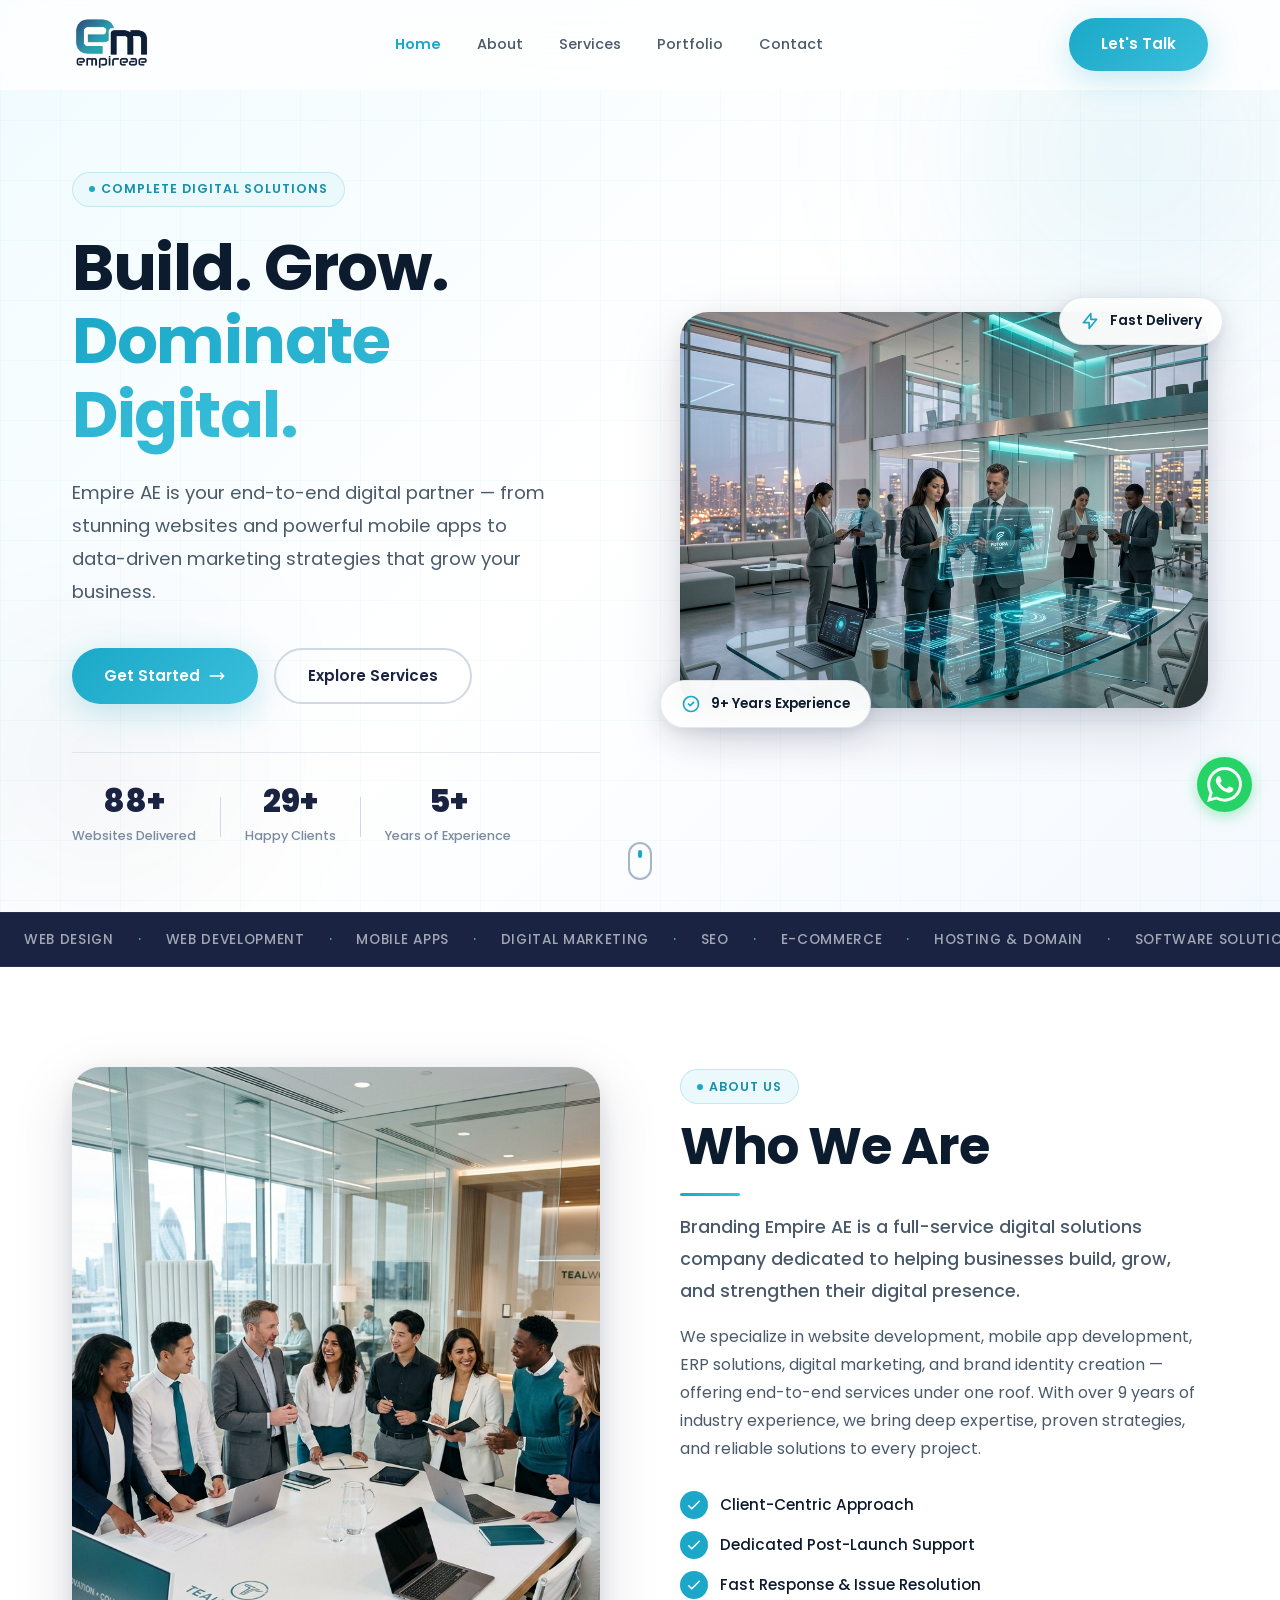
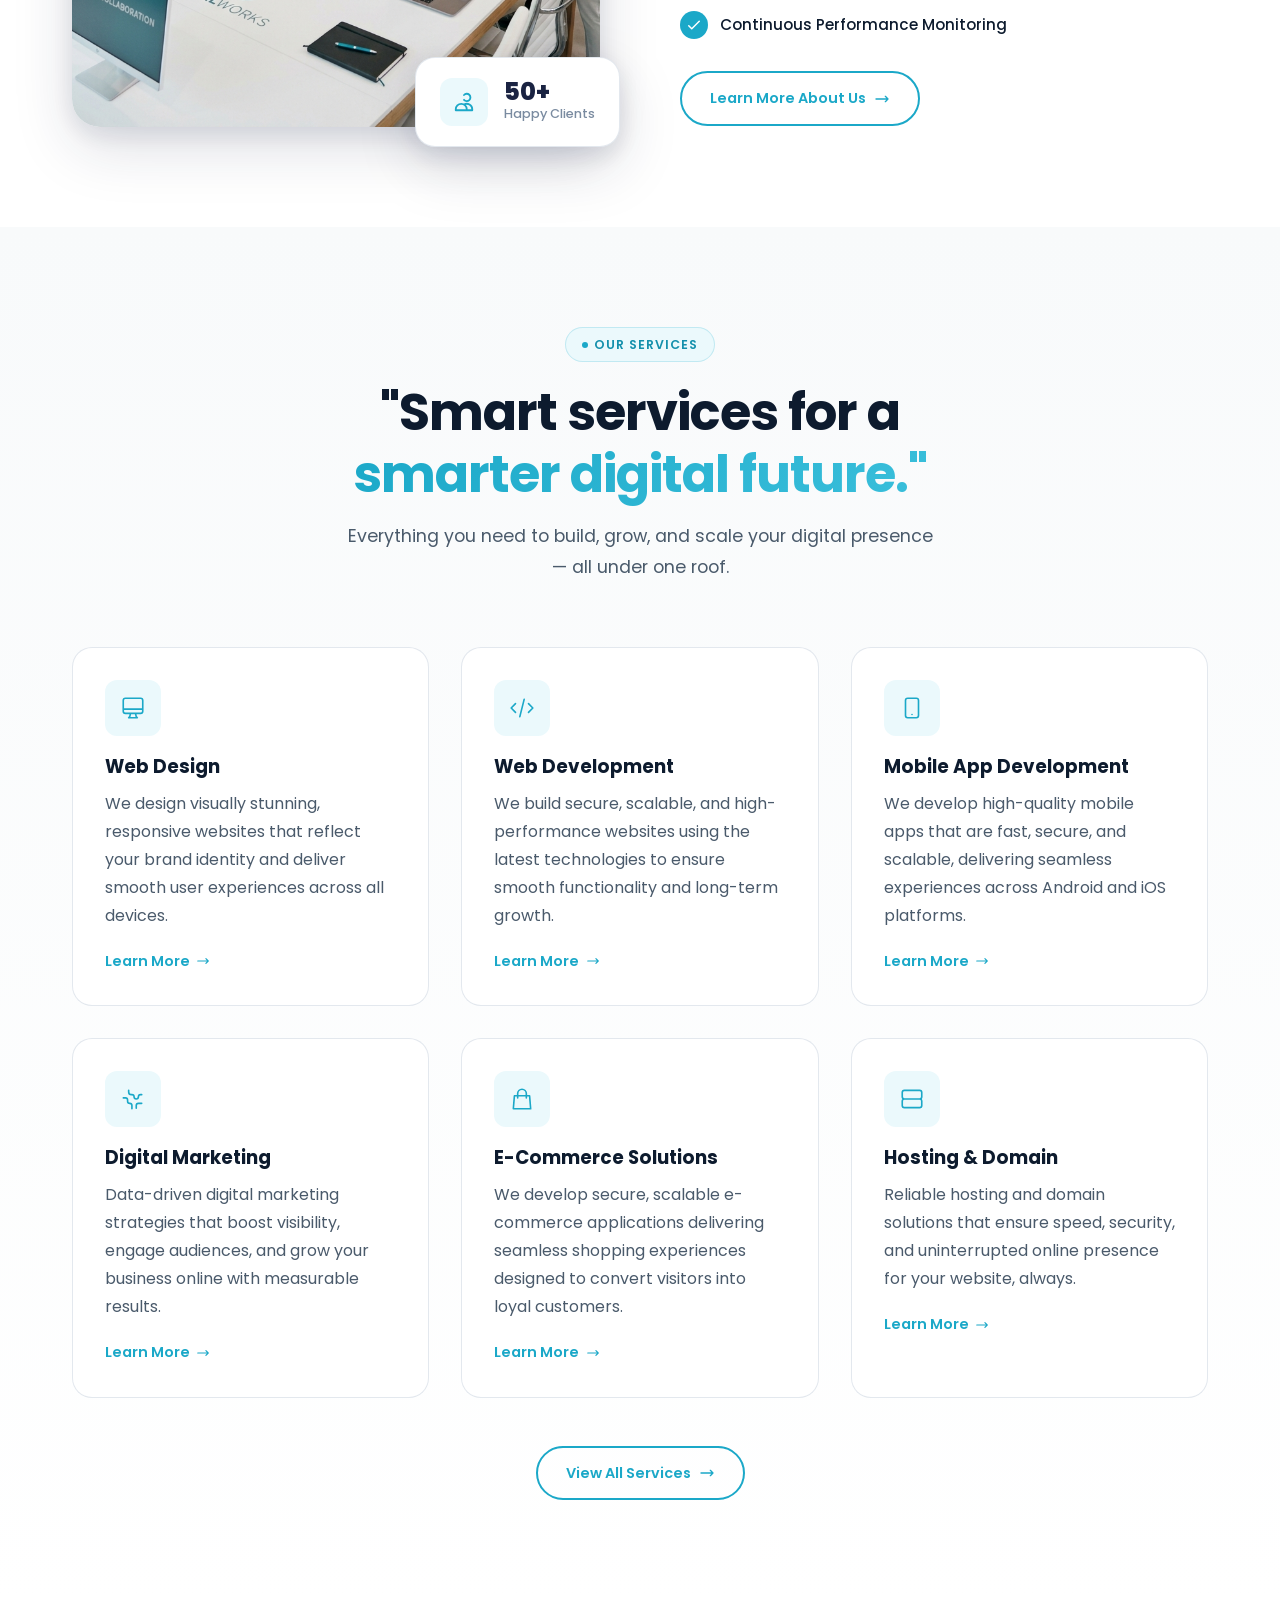
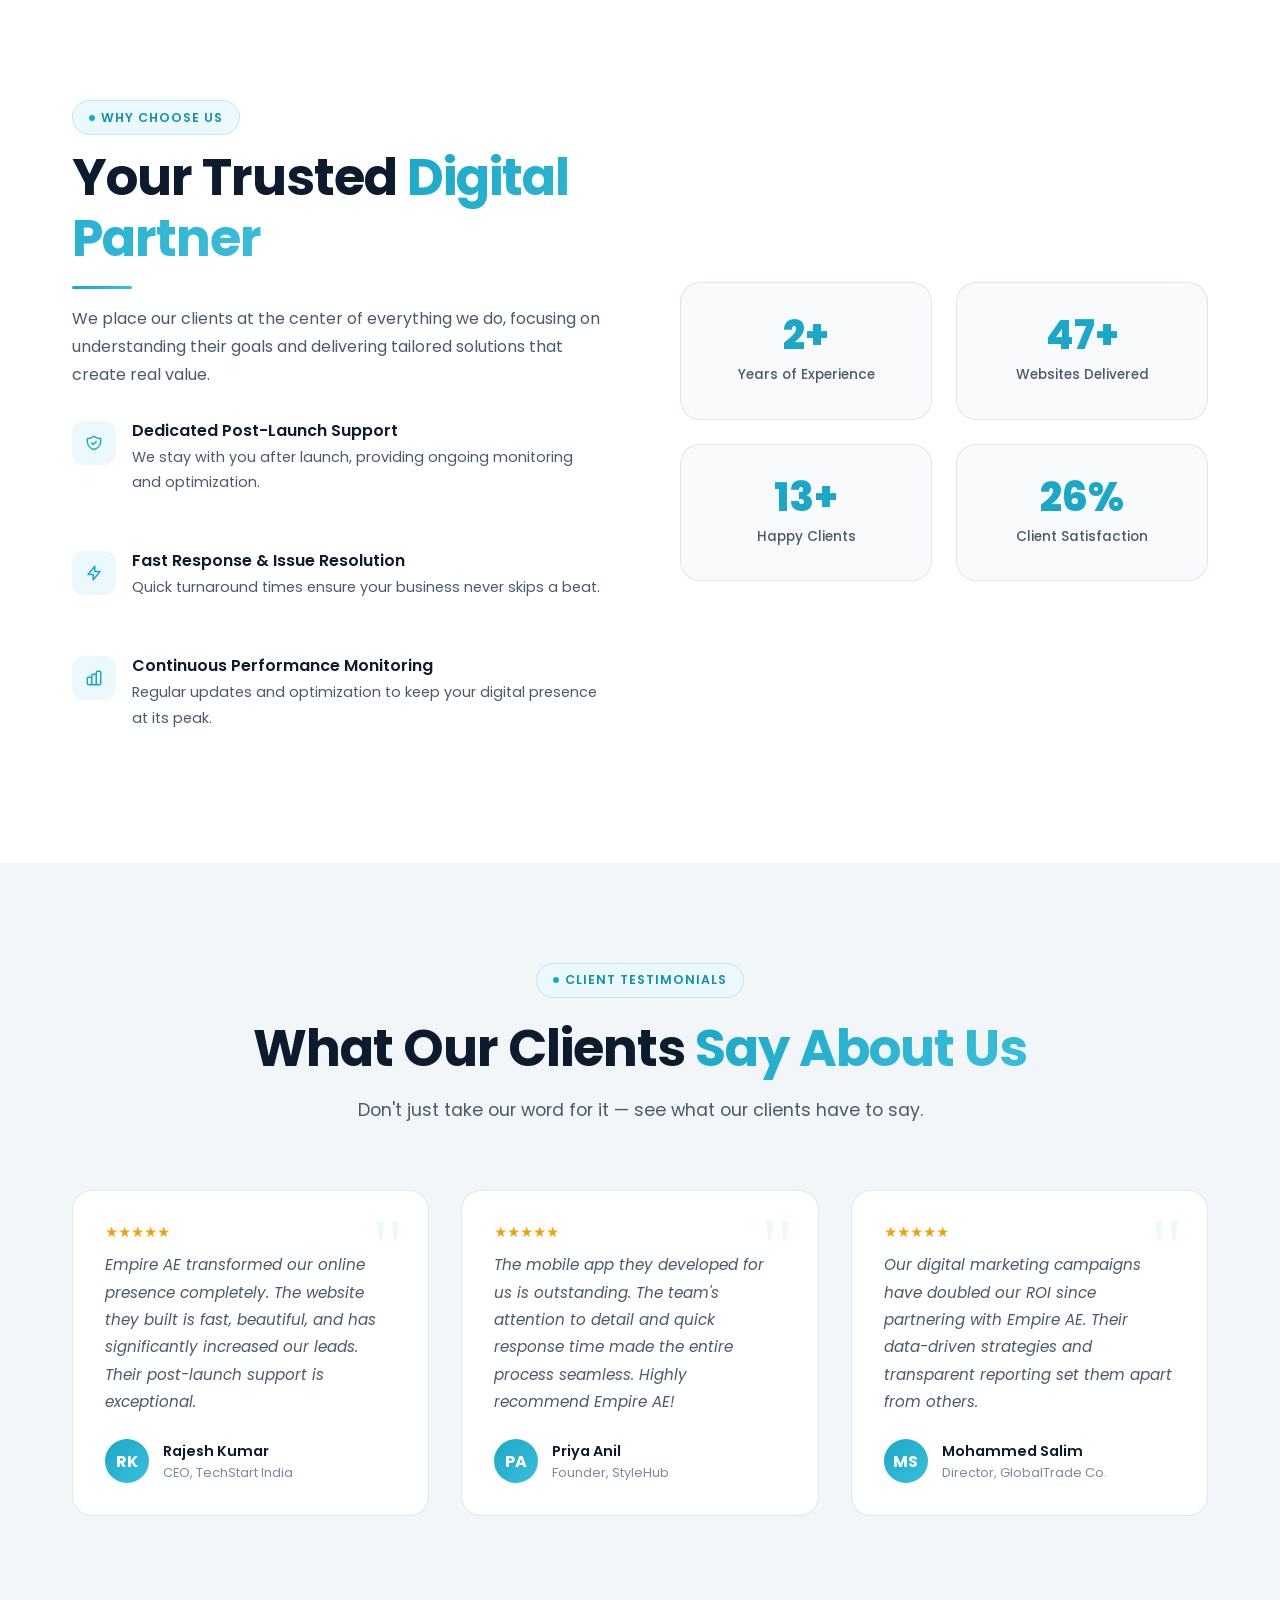
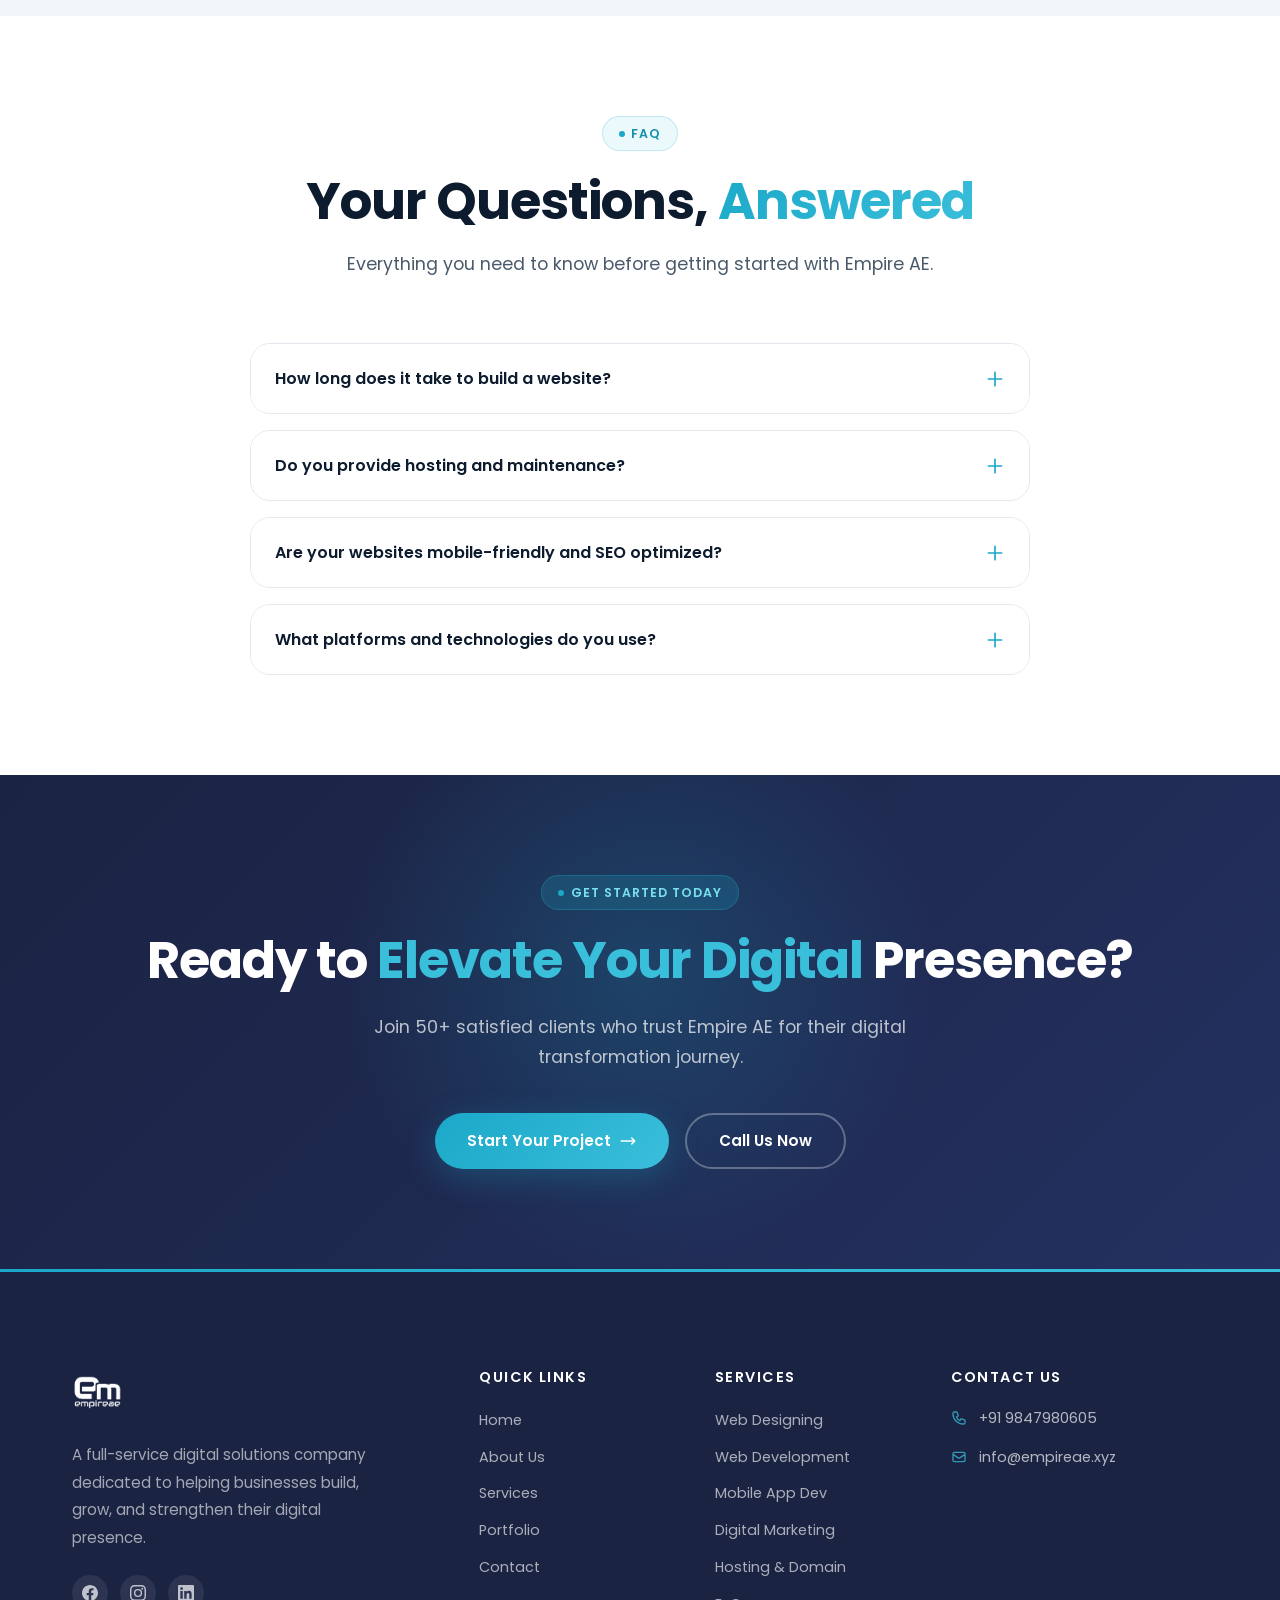
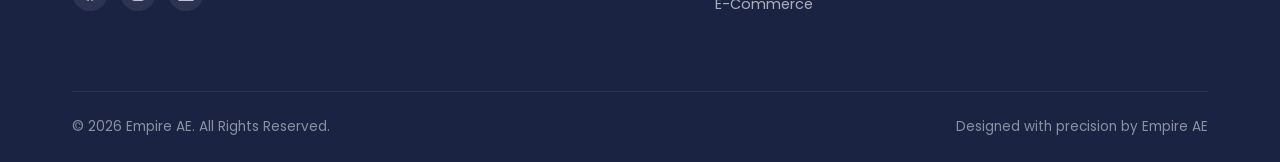
<file: index.html>
<!DOCTYPE html>
<html lang="en">
<head>
    <link rel="icon" type="image/png" href="images/logo.png">

  <meta charset="UTF-8" />
  <meta name="viewport" content="width=device-width, initial-scale=1.0" />
  <title>Empire AE — Complete Digital Solutions</title>
  <meta name="description" content="Empire AE is a full-service digital solutions company specializing in website development, mobile app development, digital marketing, and brand identity creation." />
  <meta name="keywords" content="web development, mobile app, digital marketing, SEO, ERP solutions, branding, Empire AE" />
  <link rel="stylesheet" href="styles.css" />
  <link rel="stylesheet" href="animations.css" />
  <link rel="stylesheet" href="home.css" />
</head>
<body>

  <!-- ═══ NAVBAR ═══ -->
  <nav class="navbar" id="navbar">
    <div class="container">
      <a href="index.html" class="nav-logo">
        <img src="images/logo.png" alt="Empire AE Logo" />
      </a>
      <div class="nav-links">
        <a href="index.html" class="active">Home</a>
        <a href="about.html">About</a>
        <a href="services.html">Services</a>
        <a href="portfolio.html">Portfolio</a>
        <a href="contact.html">Contact</a>
      </div>
      <div class="nav-cta">
        <a href="contact.html" class="btn-primary">Let's Talk</a>
      </div>
      <button class="hamburger" id="hamburger" aria-label="Toggle menu">
        <span></span><span></span><span></span>
      </button>
    </div>
  </nav>
  <div class="mobile-menu" id="mobileMenu">
    <a href="index.html">Home</a>
    <a href="about.html">About</a>
    <a href="services.html">Services</a>
    <a href="portfolio.html">Portfolio</a>
    <a href="contact.html">Contact</a>
    <a href="contact.html" class="btn-primary">Let's Talk</a>
  </div>

  <!-- ═══ HERO ═══ -->
  <section class="hero">
    <div class="hero-bg-grid"></div>
    <div class="hero-blob hero-blob-1"></div>
    <div class="hero-blob hero-blob-2"></div>
    <div class="container">
      <div class="hero-content">
        <div class="hero-text">
          <span class="label fade-up">Complete Digital Solutions</span>
          <h1 class="fade-up delay-1">
            Build. Grow.<br />
            <span class="text-gradient">Dominate Digital.</span>
          </h1>
          <p class="hero-desc fade-up delay-2">
            Empire AE is your end-to-end digital partner — from stunning websites and powerful mobile apps to data-driven marketing strategies that grow your business.
          </p>
          <div class="hero-cta fade-up delay-3">
            <a href="contact.html" class="btn-primary">
              Get Started
              <svg xmlns="http://www.w3.org/2000/svg" fill="none" viewBox="0 0 24 24" stroke="currentColor" width="18" height="18"><path stroke-linecap="round" stroke-linejoin="round" stroke-width="2" d="M17 8l4 4m0 0l-4 4m4-4H3"/></svg>
            </a>
            <a href="services.html" class="btn-secondary">Explore Services</a>
          </div>
          <div class="hero-stats fade-up delay-4">
            <div class="hero-stat">
              <span class="hero-stat-number">150<span class="hero-stat-plus">+</span></span>
              <span class="hero-stat-label">Websites Delivered</span>
            </div>
            <div class="hero-stat-sep"></div>
            <div class="hero-stat">
              <span class="hero-stat-number">50<span class="hero-stat-plus">+</span></span>
              <span class="hero-stat-label">Happy Clients</span>
            </div>
            <div class="hero-stat-sep"></div>
            <div class="hero-stat">
              <span class="hero-stat-number">9<span class="hero-stat-plus">+</span></span>
              <span class="hero-stat-label">Years of Experience</span>
            </div>
          </div>
        </div>
        <div class="hero-image fade-right delay-2">
          <div class="hero-img-wrapper">
            <img src="images/hero.png" alt="Empire AE Digital Solutions" />
            <div class="hero-img-badge badge-1">
              <svg xmlns="http://www.w3.org/2000/svg" fill="none" viewBox="0 0 24 24" stroke="currentColor" width="20" height="20"><path stroke-linecap="round" stroke-linejoin="round" stroke-width="2" d="M9 12l2 2 4-4m6 2a9 9 0 11-18 0 9 9 0 0118 0z"/></svg>
              <span>9+ Years Experience</span>
            </div>
            <div class="hero-img-badge badge-2">
              <svg xmlns="http://www.w3.org/2000/svg" fill="none" viewBox="0 0 24 24" stroke="currentColor" width="20" height="20"><path stroke-linecap="round" stroke-linejoin="round" stroke-width="2" d="M13 10V3L4 14h7v7l9-11h-7z"/></svg>
              <span>Fast Delivery</span>
            </div>
          </div>
        </div>
      </div>
    </div>
    <div class="hero-scroll-indicator">
      <div class="scroll-mouse"><div class="scroll-dot"></div></div>
    </div>
  </section>

  <!-- ═══ MARQUEE STRIP ═══ -->
  <div class="marquee-strip">
    <div class="marquee-track">
      <span>Web Design</span><span class="dot">·</span>
      <span>Web Development</span><span class="dot">·</span>
      <span>Mobile Apps</span><span class="dot">·</span>
      <span>Digital Marketing</span><span class="dot">·</span>
      <span>SEO</span><span class="dot">·</span>
      <span>E-Commerce</span><span class="dot">·</span>
      <span>Hosting & Domain</span><span class="dot">·</span>
      <span>Software Solutions</span><span class="dot">·</span>
      <span>Brand Identity</span><span class="dot">·</span>
      <span>Web Design</span><span class="dot">·</span>
      <span>Web Development</span><span class="dot">·</span>
      <span>Mobile Apps</span><span class="dot">·</span>
      <span>Digital Marketing</span><span class="dot">·</span>
      <span>SEO</span><span class="dot">·</span>
      <span>E-Commerce</span><span class="dot">·</span>
      <span>Hosting & Domain</span><span class="dot">·</span>
      <span>Software Solutions</span><span class="dot">·</span>
      <span>Brand Identity</span><span class="dot">·</span>
    </div>
  </div>

  <!-- ═══ ABOUT PREVIEW ═══ -->
  <section class="section about-preview">
    <div class="container">
      <div class="about-split">
        <div class="about-img-col fade-left">
          <div class="about-img-frame">
            <img src="images/about.png" alt="Empire AE Team" />
            <div class="about-img-card">
              <div class="about-img-card-icon">
                <svg xmlns="http://www.w3.org/2000/svg" fill="none" viewBox="0 0 24 24" stroke="currentColor" width="22" height="22"><path stroke-linecap="round" stroke-linejoin="round" stroke-width="2" d="M12 4.354a4 4 0 110 5.292M15 21H3v-1a6 6 0 0112 0v1zm0 0h6v-1a6 6 0 00-9-5.197"/></svg>
              </div>
              <div>
                <div class="about-img-card-number">50+</div>
                <div class="about-img-card-label">Happy Clients</div>
              </div>
            </div>
          </div>
        </div>
        <div class="about-text-col fade-right">
          <span class="label">About Us</span>
          <h2>Who We Are</h2>
          <div class="divider"></div>
          <p class="about-lead">
            Branding Empire AE is a full-service digital solutions company dedicated to helping businesses build, grow, and strengthen their digital presence.
          </p>
          <p>
            We specialize in website development, mobile app development, ERP solutions, digital marketing, and brand identity creation — offering end-to-end services under one roof. With over 9 years of industry experience, we bring deep expertise, proven strategies, and reliable solutions to every project.
          </p>
          <div class="about-features">
            <div class="about-feature">
              <div class="about-feature-icon">
                <svg xmlns="http://www.w3.org/2000/svg" fill="none" viewBox="0 0 24 24" stroke="currentColor" width="18" height="18"><path stroke-linecap="round" stroke-linejoin="round" stroke-width="2" d="M5 13l4 4L19 7"/></svg>
              </div>
              <span>Client-Centric Approach</span>
            </div>
            <div class="about-feature">
              <div class="about-feature-icon">
                <svg xmlns="http://www.w3.org/2000/svg" fill="none" viewBox="0 0 24 24" stroke="currentColor" width="18" height="18"><path stroke-linecap="round" stroke-linejoin="round" stroke-width="2" d="M5 13l4 4L19 7"/></svg>
              </div>
              <span>Dedicated Post-Launch Support</span>
            </div>
            <div class="about-feature">
              <div class="about-feature-icon">
                <svg xmlns="http://www.w3.org/2000/svg" fill="none" viewBox="0 0 24 24" stroke="currentColor" width="18" height="18"><path stroke-linecap="round" stroke-linejoin="round" stroke-width="2" d="M5 13l4 4L19 7"/></svg>
              </div>
              <span>Fast Response & Issue Resolution</span>
            </div>
            <div class="about-feature">
              <div class="about-feature-icon">
                <svg xmlns="http://www.w3.org/2000/svg" fill="none" viewBox="0 0 24 24" stroke="currentColor" width="18" height="18"><path stroke-linecap="round" stroke-linejoin="round" stroke-width="2" d="M5 13l4 4L19 7"/></svg>
              </div>
              <span>Continuous Performance Monitoring</span>
            </div>
          </div>
          <a href="about.html" class="btn-outline">Learn More About Us
            <svg xmlns="http://www.w3.org/2000/svg" fill="none" viewBox="0 0 24 24" stroke="currentColor" width="16" height="16"><path stroke-linecap="round" stroke-linejoin="round" stroke-width="2" d="M17 8l4 4m0 0l-4 4m4-4H3"/></svg>
          </a>
        </div>
      </div>
    </div>
  </section>

  <!-- ═══ SERVICES PREVIEW ═══ -->
  <section class="section services-preview" id="services">
    <div class="services-bg"></div>
    <div class="container">
      <div class="section-header fade-up">
        <span class="label">Our Services</span>
        <h2>"Smart services for a<br /> <span class="text-gradient">smarter digital future."</span></h2>
        <p>Everything you need to build, grow, and scale your digital presence — all under one roof.</p>
      </div>
      <div class="grid-3 services-grid">
        <div class="card fade-up delay-1">
          <div class="icon-box">
            <svg xmlns="http://www.w3.org/2000/svg" fill="none" viewBox="0 0 24 24" stroke="currentColor"><path stroke-linecap="round" stroke-linejoin="round" stroke-width="1.5" d="M9.75 17L9 20l-1 1h8l-1-1-.75-3M3 13h18M5 17h14a2 2 0 002-2V5a2 2 0 00-2-2H5a2 2 0 00-2 2v10a2 2 0 002 2z"/></svg>
          </div>
          <h3>Web Design</h3>
          <p>We design visually stunning, responsive websites that reflect your brand identity and deliver smooth user experiences across all devices.</p>
          <a href="services.html" class="service-link">Learn More <svg xmlns="http://www.w3.org/2000/svg" fill="none" viewBox="0 0 24 24" stroke="currentColor" width="14" height="14"><path stroke-linecap="round" stroke-linejoin="round" stroke-width="2" d="M17 8l4 4m0 0l-4 4m4-4H3"/></svg></a>
        </div>
        <div class="card fade-up delay-2">
          <div class="icon-box">
            <svg xmlns="http://www.w3.org/2000/svg" fill="none" viewBox="0 0 24 24" stroke="currentColor"><path stroke-linecap="round" stroke-linejoin="round" stroke-width="1.5" d="M10 20l4-16m4 4l4 4-4 4M6 16l-4-4 4-4"/></svg>
          </div>
          <h3>Web Development</h3>
          <p>We build secure, scalable, and high-performance websites using the latest technologies to ensure smooth functionality and long-term growth.</p>
          <a href="services.html" class="service-link">Learn More <svg xmlns="http://www.w3.org/2000/svg" fill="none" viewBox="0 0 24 24" stroke="currentColor" width="14" height="14"><path stroke-linecap="round" stroke-linejoin="round" stroke-width="2" d="M17 8l4 4m0 0l-4 4m4-4H3"/></svg></a>
        </div>
        <div class="card fade-up delay-3">
          <div class="icon-box">
            <svg xmlns="http://www.w3.org/2000/svg" fill="none" viewBox="0 0 24 24" stroke="currentColor"><path stroke-linecap="round" stroke-linejoin="round" stroke-width="1.5" d="M12 18h.01M8 21h8a2 2 0 002-2V5a2 2 0 00-2-2H8a2 2 0 00-2 2v14a2 2 0 002 2z"/></svg>
          </div>
          <h3>Mobile App Development</h3>
          <p>We develop high-quality mobile apps that are fast, secure, and scalable, delivering seamless experiences across Android and iOS platforms.</p>
          <a href="services.html" class="service-link">Learn More <svg xmlns="http://www.w3.org/2000/svg" fill="none" viewBox="0 0 24 24" stroke="currentColor" width="14" height="14"><path stroke-linecap="round" stroke-linejoin="round" stroke-width="2" d="M17 8l4 4m0 0l-4 4m4-4H3"/></svg></a>
        </div>
        <div class="card fade-up delay-2">
          <div class="icon-box">
            <svg xmlns="http://www.w3.org/2000/svg" fill="none" viewBox="0 0 24 24" stroke="currentColor"><path stroke-linecap="round" stroke-linejoin="round" stroke-width="1.5" d="M3.055 11H5a2 2 0 012 2v1a2 2 0 002 2 2 2 0 012 2v2.945M8 3.935V5.5A2.5 2.5 0 0010.5 8h.5a2 2 0 012 2 2 2 0 104 0 2 2 0 012-2h1.064M15 20.488V18a2 2 0 012-2h3.064"/></svg>
          </div>
          <h3>Digital Marketing</h3>
          <p>Data-driven digital marketing strategies that boost visibility, engage audiences, and grow your business online with measurable results.</p>
          <a href="services.html" class="service-link">Learn More <svg xmlns="http://www.w3.org/2000/svg" fill="none" viewBox="0 0 24 24" stroke="currentColor" width="14" height="14"><path stroke-linecap="round" stroke-linejoin="round" stroke-width="2" d="M17 8l4 4m0 0l-4 4m4-4H3"/></svg></a>
        </div>
        <div class="card fade-up delay-3">
          <div class="icon-box">
            <svg xmlns="http://www.w3.org/2000/svg" fill="none" viewBox="0 0 24 24" stroke="currentColor"><path stroke-linecap="round" stroke-linejoin="round" stroke-width="1.5" d="M16 11V7a4 4 0 00-8 0v4M5 9h14l1 12H4L5 9z"/></svg>
          </div>
          <h3>E-Commerce Solutions</h3>
          <p>We develop secure, scalable e-commerce applications delivering seamless shopping experiences designed to convert visitors into loyal customers.</p>
          <a href="services.html" class="service-link">Learn More <svg xmlns="http://www.w3.org/2000/svg" fill="none" viewBox="0 0 24 24" stroke="currentColor" width="14" height="14"><path stroke-linecap="round" stroke-linejoin="round" stroke-width="2" d="M17 8l4 4m0 0l-4 4m4-4H3"/></svg></a>
        </div>
        <div class="card fade-up delay-4">
          <div class="icon-box">
            <svg xmlns="http://www.w3.org/2000/svg" fill="none" viewBox="0 0 24 24" stroke="currentColor"><path stroke-linecap="round" stroke-linejoin="round" stroke-width="1.5" d="M5 12h14M5 12a2 2 0 01-2-2V6a2 2 0 012-2h14a2 2 0 012 2v4a2 2 0 01-2 2M5 12a2 2 0 00-2 2v4a2 2 0 002 2h14a2 2 0 002-2v-4a2 2 0 00-2-2"/></svg>
          </div>
          <h3>Hosting & Domain</h3>
          <p>Reliable hosting and domain solutions that ensure speed, security, and uninterrupted online presence for your website, always.</p>
          <a href="services.html" class="service-link">Learn More <svg xmlns="http://www.w3.org/2000/svg" fill="none" viewBox="0 0 24 24" stroke="currentColor" width="14" height="14"><path stroke-linecap="round" stroke-linejoin="round" stroke-width="2" d="M17 8l4 4m0 0l-4 4m4-4H3"/></svg></a>
        </div>
      </div>
      <div class="services-cta fade-up">
        <a href="services.html" class="btn-outline">View All Services
          <svg xmlns="http://www.w3.org/2000/svg" fill="none" viewBox="0 0 24 24" stroke="currentColor" width="16" height="16"><path stroke-linecap="round" stroke-linejoin="round" stroke-width="2" d="M17 8l4 4m0 0l-4 4m4-4H3"/></svg>
        </a>
      </div>
    </div>
  </section>

  <!-- ═══ WHY CHOOSE US ═══ -->
  <section class="section why-section">
    <div class="container">
      <div class="why-grid">
        <div class="why-text fade-left">
          <span class="label">Why Choose Us</span>
          <h2>Your Trusted <span class="text-gradient">Digital Partner</span></h2>
          <div class="divider"></div>
          <p>We place our clients at the center of everything we do, focusing on understanding their goals and delivering tailored solutions that create real value.</p>
          <div class="why-advantages">
            <div class="why-advantage">
              <div class="why-adv-icon">
                <svg xmlns="http://www.w3.org/2000/svg" fill="none" viewBox="0 0 24 24" stroke="currentColor" width="18" height="18"><path stroke-linecap="round" stroke-linejoin="round" stroke-width="2" d="M9 12l2 2 4-4m5.618-4.016A11.955 11.955 0 0112 2.944a11.955 11.955 0 01-8.618 3.04A12.02 12.02 0 003 9c0 5.591 3.824 10.29 9 11.622 5.176-1.332 9-6.03 9-11.622 0-1.042-.133-2.052-.382-3.016z"/></svg>
              </div>
              <div>
                <h4>Dedicated Post-Launch Support</h4>
                <p>We stay with you after launch, providing ongoing monitoring and optimization.</p>
              </div>
            </div>
            <div class="why-advantage">
              <div class="why-adv-icon">
                <svg xmlns="http://www.w3.org/2000/svg" fill="none" viewBox="0 0 24 24" stroke="currentColor" width="18" height="18"><path stroke-linecap="round" stroke-linejoin="round" stroke-width="2" d="M13 10V3L4 14h7v7l9-11h-7z"/></svg>
              </div>
              <div>
                <h4>Fast Response & Issue Resolution</h4>
                <p>Quick turnaround times ensure your business never skips a beat.</p>
              </div>
            </div>
            <div class="why-advantage">
              <div class="why-adv-icon">
                <svg xmlns="http://www.w3.org/2000/svg" fill="none" viewBox="0 0 24 24" stroke="currentColor" width="18" height="18"><path stroke-linecap="round" stroke-linejoin="round" stroke-width="2" d="M9 19v-6a2 2 0 00-2-2H5a2 2 0 00-2 2v6a2 2 0 002 2h2a2 2 0 002-2zm0 0V9a2 2 0 012-2h2a2 2 0 012 2v10m-6 0a2 2 0 002 2h2a2 2 0 002-2m0 0V5a2 2 0 012-2h2a2 2 0 012 2v14a2 2 0 01-2 2h-2a2 2 0 01-2-2z"/></svg>
              </div>
              <div>
                <h4>Continuous Performance Monitoring</h4>
                <p>Regular updates and optimization to keep your digital presence at its peak.</p>
              </div>
            </div>
          </div>
        </div>
        <div class="why-stats-col fade-right">
          <div class="why-stats-grid">
            <div class="why-stat-card">
              <div class="stat-number">9+</div>
              <p>Years of Experience</p>
            </div>
            <div class="why-stat-card">
              <div class="stat-number">150+</div>
              <p>Websites Delivered</p>
            </div>
            <div class="why-stat-card">
              <div class="stat-number">50+</div>
              <p>Happy Clients</p>
            </div>
            <div class="why-stat-card">
              <div class="stat-number">100%</div>
              <p>Client Satisfaction</p>
            </div>
          </div>
        </div>
      </div>
    </div>
  </section>

  <!-- ═══ TESTIMONIALS ═══ -->
  <section class="section testimonials-section">
    <div class="testimonials-bg"></div>
    <div class="container">
      <div class="section-header fade-up">
        <span class="label">Client Testimonials</span>
        <h2>What Our Clients <span class="text-gradient">Say About Us</span></h2>
        <p>Don't just take our word for it — see what our clients have to say.</p>
      </div>
      <div class="grid-3 testimonials-grid">
        <div class="testimonial-card fade-up delay-1">
          <div class="stars">★★★★★</div>
          <p class="testimonial-text">Empire AE transformed our online presence completely. The website they built is fast, beautiful, and has significantly increased our leads. Their post-launch support is exceptional.</p>
          <div class="testimonial-author">
            <div class="testimonial-avatar">RK</div>
            <div>
              <div class="testimonial-name">Rajesh Kumar</div>
              <div class="testimonial-role">CEO, TechStart India</div>
            </div>
          </div>
        </div>
        <div class="testimonial-card fade-up delay-2">
          <div class="stars">★★★★★</div>
          <p class="testimonial-text">The mobile app they developed for us is outstanding. The team's attention to detail and quick response time made the entire process seamless. Highly recommend Empire AE!</p>
          <div class="testimonial-author">
            <div class="testimonial-avatar">PA</div>
            <div>
              <div class="testimonial-name">Priya Anil</div>
              <div class="testimonial-role">Founder, StyleHub</div>
            </div>
          </div>
        </div>
        <div class="testimonial-card fade-up delay-3">
          <div class="stars">★★★★★</div>
          <p class="testimonial-text">Our digital marketing campaigns have doubled our ROI since partnering with Empire AE. Their data-driven strategies and transparent reporting set them apart from others.</p>
          <div class="testimonial-author">
            <div class="testimonial-avatar">MS</div>
            <div>
              <div class="testimonial-name">Mohammed Salim</div>
              <div class="testimonial-role">Director, GlobalTrade Co.</div>
            </div>
          </div>
        </div>
      </div>
    </div>
  </section>

  <!-- ═══ FAQ ═══ -->
  <section class="section faq-section">
    <div class="container">
      <div class="section-header fade-up">
        <span class="label">FAQ</span>
        <h2>Your Questions, <span class="text-gradient">Answered</span></h2>
        <p>Everything you need to know before getting started with Empire AE.</p>
      </div>
      <div class="faq-grid fade-up delay-1">
        <div class="faq-item">
          <button class="faq-question" onclick="toggleFaq(this)">
            <span>How long does it take to build a website?</span>
            <svg class="faq-icon" xmlns="http://www.w3.org/2000/svg" fill="none" viewBox="0 0 24 24" stroke="currentColor" width="20" height="20"><path stroke-linecap="round" stroke-linejoin="round" stroke-width="2" d="M12 4v16m8-8H4"/></svg>
          </button>
          <div class="faq-answer">
            <p>Most websites are completed within 1–3 weeks, depending on the project scope and content availability. We keep you informed at every stage of the process.</p>
          </div>
        </div>
        <div class="faq-item">
          <button class="faq-question" onclick="toggleFaq(this)">
            <span>Do you provide hosting and maintenance?</span>
            <svg class="faq-icon" xmlns="http://www.w3.org/2000/svg" fill="none" viewBox="0 0 24 24" stroke="currentColor" width="20" height="20"><path stroke-linecap="round" stroke-linejoin="round" stroke-width="2" d="M12 4v16m8-8H4"/></svg>
          </button>
          <div class="faq-answer">
            <p>Yes. We offer secure hosting with regular backups, performance monitoring, and ongoing technical support to keep your site running perfectly.</p>
          </div>
        </div>
        <div class="faq-item">
          <button class="faq-question" onclick="toggleFaq(this)">
            <span>Are your websites mobile-friendly and SEO optimized?</span>
            <svg class="faq-icon" xmlns="http://www.w3.org/2000/svg" fill="none" viewBox="0 0 24 24" stroke="currentColor" width="20" height="20"><path stroke-linecap="round" stroke-linejoin="round" stroke-width="2" d="M12 4v16m8-8H4"/></svg>
          </button>
          <div class="faq-answer">
            <p>Absolutely. All our websites are optimized for speed, mobile responsiveness, and search engine visibility right out of the box.</p>
          </div>
        </div>
        <div class="faq-item">
          <button class="faq-question" onclick="toggleFaq(this)">
            <span>What platforms and technologies do you use?</span>
            <svg class="faq-icon" xmlns="http://www.w3.org/2000/svg" fill="none" viewBox="0 0 24 24" stroke="currentColor" width="20" height="20"><path stroke-linecap="round" stroke-linejoin="round" stroke-width="2" d="M12 4v16m8-8H4"/></svg>
          </button>
          <div class="faq-answer">
            <p>We work with a wide range of modern technologies including React, WordPress, Laravel, Flutter, and more — always choosing the right tool for your project needs.</p>
          </div>
        </div>
      </div>
    </div>
  </section>

  <!-- ═══ CTA ═══ -->
  <section class="cta-section">
    <div class="container" style="position:relative;z-index:1;">
      <span class="label" style="background:rgba(27,168,200,0.2);color:#7AE0F0;border-color:rgba(27,168,200,0.3);">Get Started Today</span>
      <h2 style="margin-top:1.25rem">Ready to <span style="color:var(--teal-light)">Elevate Your Digital</span> Presence?</h2>
      <p>Join 50+ satisfied clients who trust Empire AE for their digital transformation journey.</p>
      <div class="cta-buttons">
        <a href="contact.html" class="btn-primary">Start Your Project
          <svg xmlns="http://www.w3.org/2000/svg" fill="none" viewBox="0 0 24 24" stroke="currentColor" width="18" height="18"><path stroke-linecap="round" stroke-linejoin="round" stroke-width="2" d="M17 8l4 4m0 0l-4 4m4-4H3"/></svg>
        </a>
        <a href="tel:919847980605" class="btn-secondary">Call Us Now</a>
      </div>
    </div>
  </section>

  <!-- ═══ FOOTER ═══ -->
  <footer class="footer">
    <div class="container">
      <div class="footer-grid">
        <div class="footer-brand">
          <img src="images/logo.png" alt="Empire AE" />
          <p>A full-service digital solutions company dedicated to helping businesses build, grow, and strengthen their digital presence.</p>
          <div class="social-links" style="margin-top:1.5rem">
            <a href="#" class="social-link" aria-label="Facebook">
              <svg xmlns="http://www.w3.org/2000/svg" viewBox="0 0 24 24" fill="currentColor"><path d="M24 12.073c0-6.627-5.373-12-12-12s-12 5.373-12 12c0 5.99 4.388 10.954 10.125 11.854v-8.385H7.078v-3.47h3.047V9.43c0-3.007 1.792-4.669 4.533-4.669 1.312 0 2.686.235 2.686.235v2.953H15.83c-1.491 0-1.956.925-1.956 1.874v2.25h3.328l-.532 3.47h-2.796v8.385C19.612 23.027 24 18.062 24 12.073z"/></svg>
            </a>
            <a href="#" class="social-link" aria-label="Instagram">
              <svg xmlns="http://www.w3.org/2000/svg" viewBox="0 0 24 24" fill="currentColor"><path d="M12 2.163c3.204 0 3.584.012 4.85.07 3.252.148 4.771 1.691 4.919 4.919.058 1.265.069 1.645.069 4.849 0 3.205-.012 3.584-.069 4.849-.149 3.225-1.664 4.771-4.919 4.919-1.266.058-1.644.07-4.85.07-3.204 0-3.584-.012-4.849-.07-3.26-.149-4.771-1.699-4.919-4.92-.058-1.265-.07-1.644-.07-4.849 0-3.204.013-3.583.07-4.849.149-3.227 1.664-4.771 4.919-4.919 1.266-.057 1.645-.069 4.849-.069zM12 0C8.741 0 8.333.014 7.053.072 2.695.272.273 2.69.073 7.052.014 8.333 0 8.741 0 12c0 3.259.014 3.668.072 4.948.2 4.358 2.618 6.78 6.98 6.98C8.333 23.986 8.741 24 12 24c3.259 0 3.668-.014 4.948-.072 4.354-.2 6.782-2.618 6.979-6.98.059-1.28.073-1.689.073-4.948 0-3.259-.014-3.667-.072-4.947-.196-4.354-2.617-6.78-6.979-6.98C15.668.014 15.259 0 12 0zm0 5.838a6.162 6.162 0 100 12.324 6.162 6.162 0 000-12.324zM12 16a4 4 0 110-8 4 4 0 010 8zm6.406-11.845a1.44 1.44 0 100 2.881 1.44 1.44 0 000-2.881z"/></svg>
            </a>
            <a href="#" class="social-link" aria-label="LinkedIn">
              <svg xmlns="http://www.w3.org/2000/svg" viewBox="0 0 24 24" fill="currentColor"><path d="M20.447 20.452h-3.554v-5.569c0-1.328-.027-3.037-1.852-3.037-1.853 0-2.136 1.445-2.136 2.939v5.667H9.351V9h3.414v1.561h.046c.477-.9 1.637-1.85 3.37-1.85 3.601 0 4.267 2.37 4.267 5.455v6.286zM5.337 7.433a2.062 2.062 0 01-2.063-2.065 2.064 2.064 0 112.063 2.065zm1.782 13.019H3.555V9h3.564v11.452zM22.225 0H1.771C.792 0 0 .774 0 1.729v20.542C0 23.227.792 24 1.771 24h20.451C23.2 24 24 23.227 24 22.271V1.729C24 .774 23.2 0 22.222 0h.003z"/></svg>
            </a>
          </div>
        </div>
        <div class="footer-col">
          <h5>Quick Links</h5>
          <ul>
            <li><a href="index.html">Home</a></li>
            <li><a href="about.html">About Us</a></li>
            <li><a href="services.html">Services</a></li>
            <li><a href="portfolio.html">Portfolio</a></li>
            <li><a href="contact.html">Contact</a></li>
          </ul>
        </div>
        <div class="footer-col">
          <h5>Services</h5>
          <ul>
            <li><a href="services.html">Web Designing</a></li>
            <li><a href="services.html">Web Development</a></li>
            <li><a href="services.html">Mobile App Dev</a></li>
            <li><a href="services.html">Digital Marketing</a></li>
            <li><a href="services.html">Hosting & Domain</a></li>
            <li><a href="services.html">E-Commerce</a></li>
          </ul>
        </div>
        <div class="footer-col">
          <h5>Contact Us</h5>
          <div class="footer-contact-item">
            <svg xmlns="http://www.w3.org/2000/svg" fill="none" viewBox="0 0 24 24" stroke="currentColor"><path stroke-linecap="round" stroke-linejoin="round" stroke-width="2" d="M3 5a2 2 0 012-2h3.28a1 1 0 01.948.684l1.498 4.493a1 1 0 01-.502 1.21l-2.257 1.13a11.042 11.042 0 005.516 5.516l1.13-2.257a1 1 0 011.21-.502l4.493 1.498a1 1 0 01.684.949V19a2 2 0 01-2 2h-1C9.716 21 3 14.284 3 6V5z"/></svg>
            <span>+91 9847980605</span>
          </div>
          <div class="footer-contact-item">
            <svg xmlns="http://www.w3.org/2000/svg" fill="none" viewBox="0 0 24 24" stroke="currentColor"><path stroke-linecap="round" stroke-linejoin="round" stroke-width="2" d="M3 8l7.89 5.26a2 2 0 002.22 0L21 8M5 19h14a2 2 0 002-2V7a2 2 0 00-2-2H5a2 2 0 00-2 2v10a2 2 0 002 2z"/></svg>
            <span>info@empireae.xyz</span>
          </div>
        </div>
      </div>
      <div class="footer-bottom">
        <span>© 2026 Empire AE. All Rights Reserved.</span>
        <span>Designed with precision by Empire AE</span>
      </div>
    </div>
  </footer>

      <a href="https://wa.me/919847980605" target="_blank" rel="noopener" class="wa-btn" aria-label="Chat on WhatsApp">
    <svg xmlns="http://www.w3.org/2000/svg" viewBox="0 0 24 24" fill="white" width="35" height="35"><path d="M17.472 14.382c-.297-.149-1.758-.867-2.03-.967-.273-.099-.471-.148-.67.15-.197.297-.767.966-.94 1.164-.173.199-.347.223-.644.075-.297-.15-1.255-.463-2.39-1.475-.878-.788-1.472-1.761-1.645-2.059-.173-.298-.018-.458.13-.606.134-.133.298-.347.446-.52.149-.174.198-.298.298-.497.099-.198.05-.371-.025-.52-.075-.149-.669-1.612-.916-2.207-.242-.579-.487-.5-.669-.51a12.8 12.8 0 00-.57-.01c-.198 0-.52.074-.792.372-.272.297-1.04 1.016-1.04 2.479 0 1.462 1.065 2.875 1.213 3.074.149.198 2.096 3.2 5.077 4.487.709.306 1.262.489 1.694.625.712.227 1.36.195 1.871.118.571-.085 1.758-.719 2.006-1.413.248-.694.248-1.289.173-1.413-.074-.124-.272-.198-.57-.347m-5.421 7.403h-.004a9.87 9.87 0 01-5.031-1.378l-.361-.214-3.741.982.998-3.648-.235-.374a9.86 9.86 0 01-1.51-5.26c.001-5.45 4.436-9.884 9.888-9.884 2.64 0 5.122 1.03 6.988 2.898a9.825 9.825 0 012.893 6.994c-.003 5.45-4.437 9.884-9.885 9.884m8.413-18.297A11.815 11.815 0 0012.05 0C5.495 0 .16 5.335.157 11.892c0 2.096.547 4.142 1.588 5.945L.057 24l6.305-1.654a11.882 11.882 0 005.683 1.448h.005c6.554 0 11.89-5.335 11.893-11.893a11.821 11.821 0 00-3.48-8.413z"/></svg>
  </a>
  <button id="scrollTopBtn" class="scroll-top" aria-label="Scroll to top">
    <svg xmlns="http://www.w3.org/2000/svg" fill="none" viewBox="0 0 24 24" stroke="currentColor" width="24" height="24"><path stroke-linecap="round" stroke-linejoin="round" stroke-width="2" d="M5 10l7-7m0 0l7 7m-7-7v18"/></svg>
  </button>
  <script src="main.js"></script>
</body>
</html>
</file>
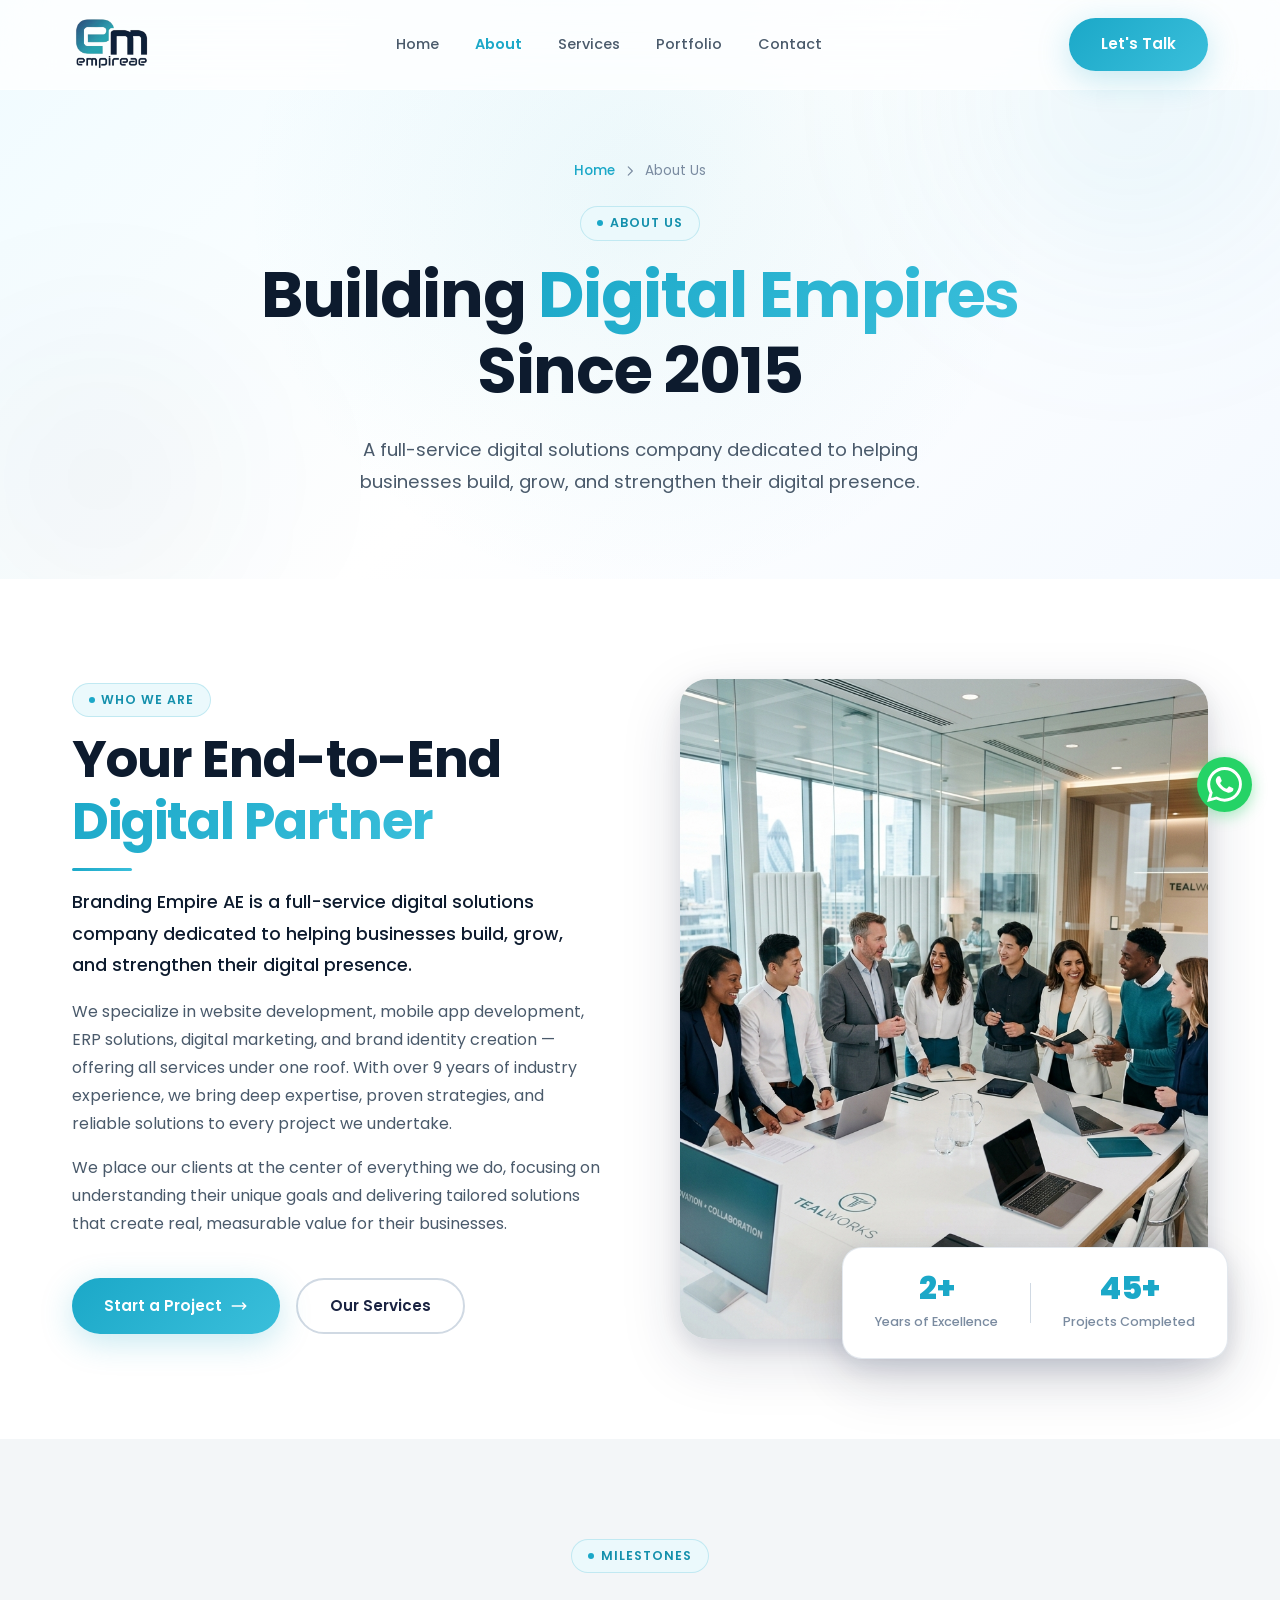
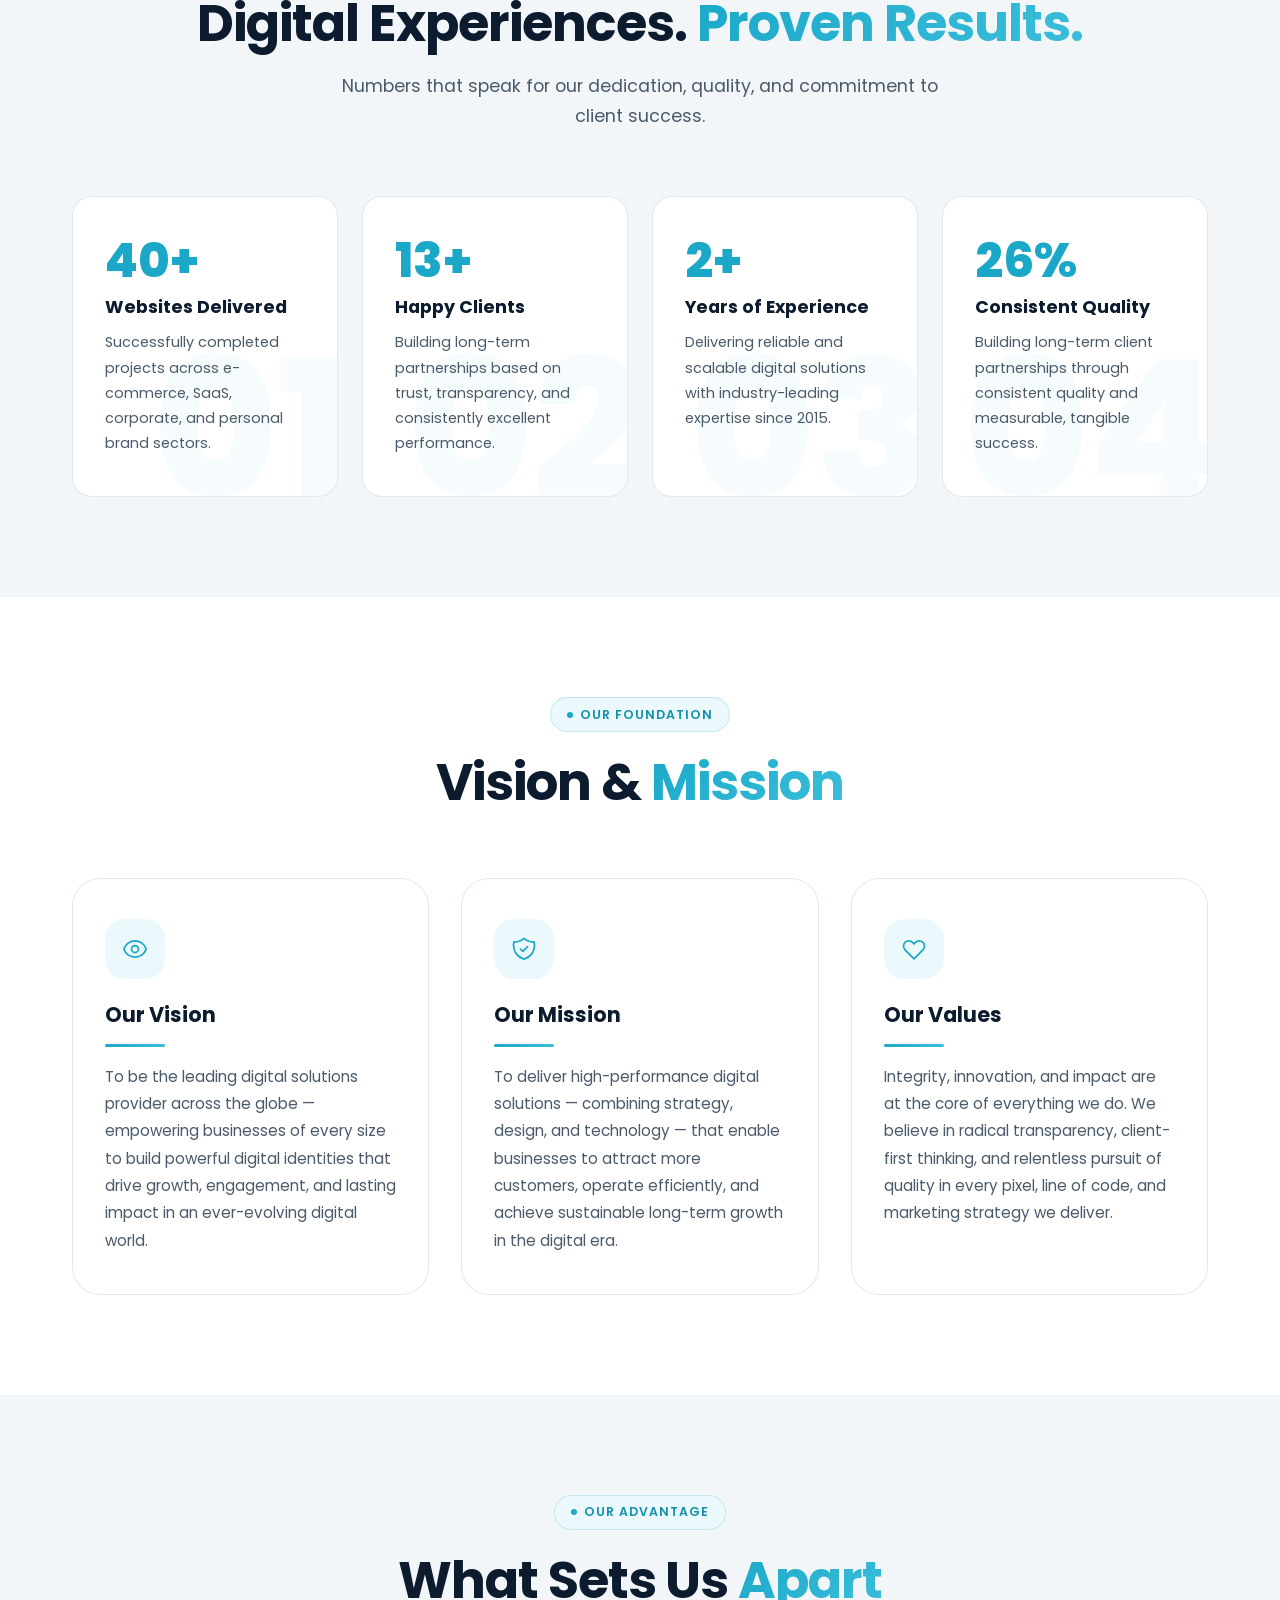
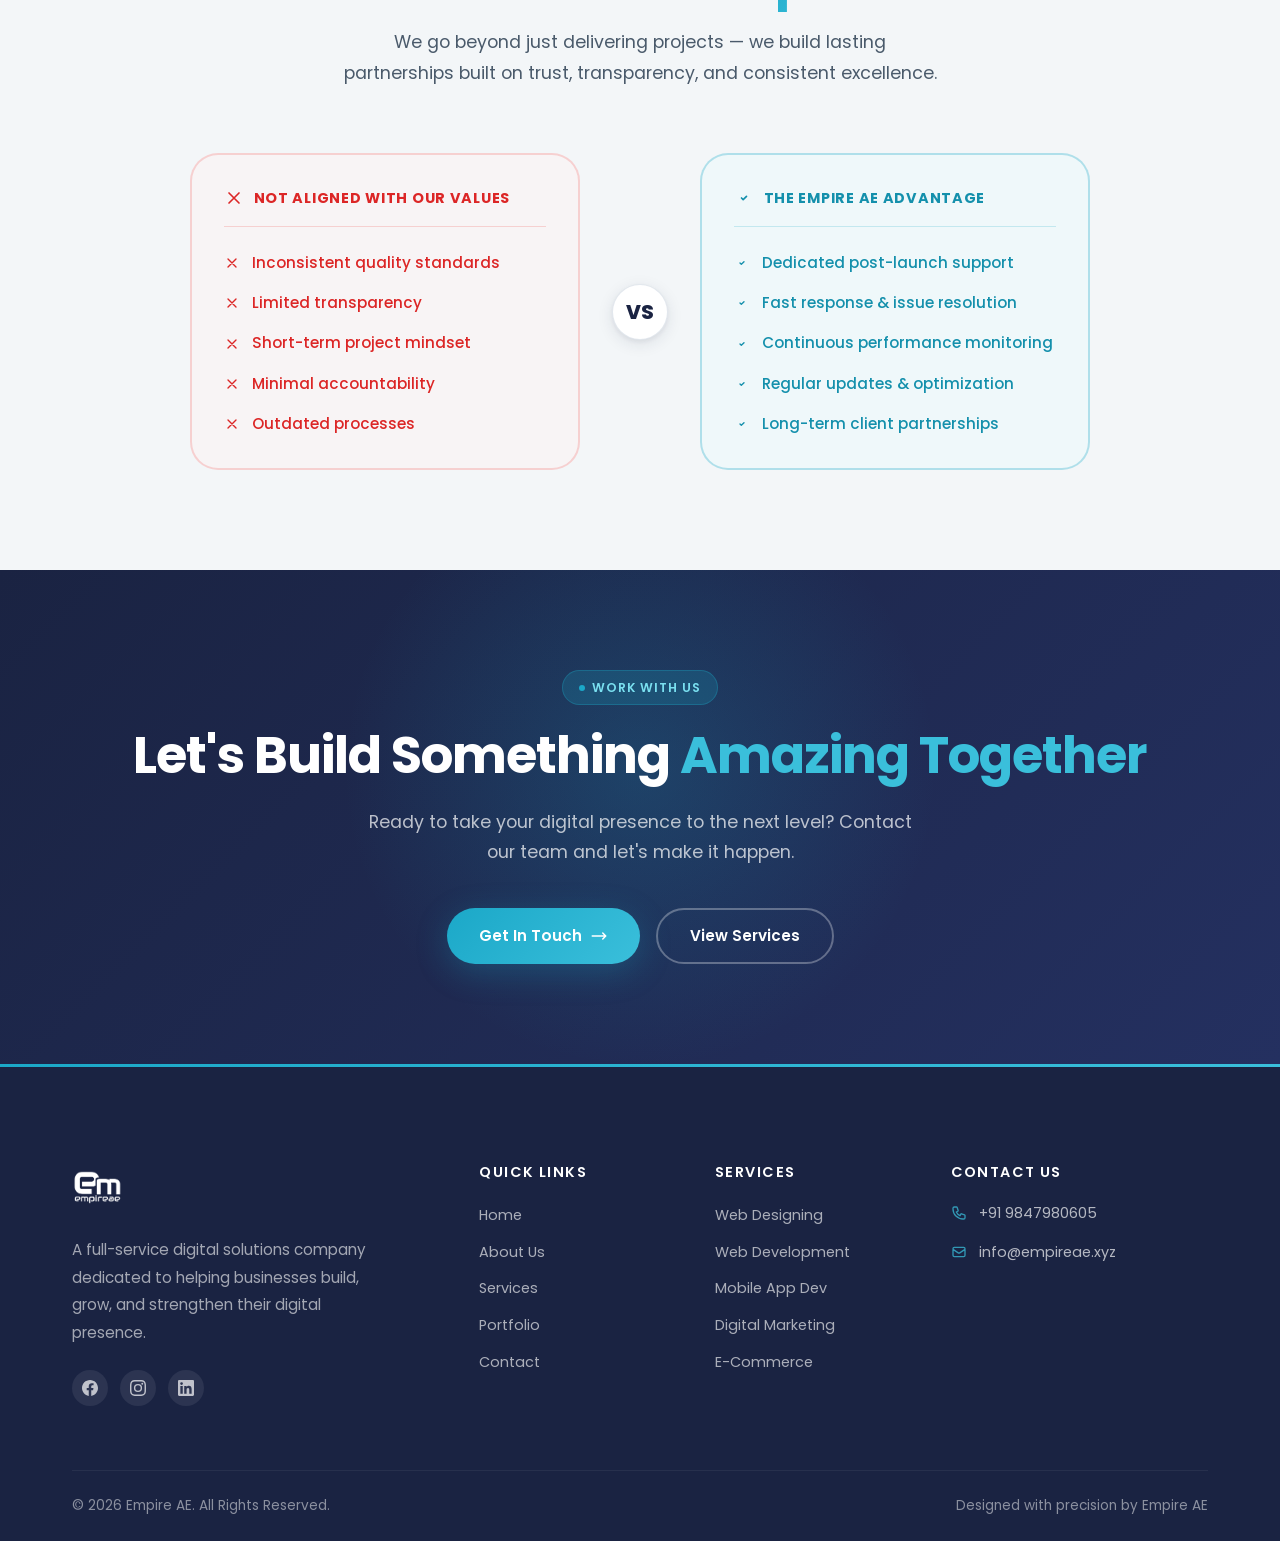
<file: about.html>
<!DOCTYPE html>
<html lang="en">
<head>
    <link rel="icon" type="image/png" href="images/logo.png">

  <meta charset="UTF-8" />
  <meta name="viewport" content="width=device-width, initial-scale=1.0" />
  <title>About Us — Empire AE | Digital Solutions Company</title>
  <meta name="description" content="Learn about Empire AE — a full-service digital solutions company with 9+ years of experience helping businesses build and grow their digital presence." />
  <link rel="stylesheet" href="styles.css" />
  <link rel="stylesheet" href="animations.css" />
  <link rel="stylesheet" href="about.css" />
</head>
<body>

  <!-- NAVBAR -->
  <nav class="navbar" id="navbar">
    <div class="container">
      <a href="index.html" class="nav-logo">
        <img src="images/logo.png" alt="Empire AE Logo" />
      </a>
      <div class="nav-links">
        <a href="index.html">Home</a>
        <a href="about.html" class="active">About</a>
        <a href="services.html">Services</a>
        <a href="portfolio.html">Portfolio</a>
        <a href="contact.html">Contact</a>
      </div>
      <div class="nav-cta">
        <a href="contact.html" class="btn-primary">Let's Talk</a>
      </div>
      <button class="hamburger" id="hamburger" aria-label="Toggle menu">
        <span></span><span></span><span></span>
      </button>
    </div>
  </nav>
  <div class="mobile-menu" id="mobileMenu">
    <a href="index.html">Home</a>
    <a href="about.html">About</a>
    <a href="services.html">Services</a>
    <a href="portfolio.html">Portfolio</a>
    <a href="contact.html">Contact</a>
    <a href="contact.html" class="btn-primary">Let's Talk</a>
  </div>

  <!-- PAGE HERO -->
  <section class="page-hero about-hero">
    <div class="about-hero-blob ab1"></div>
    <div class="about-hero-blob ab2"></div>
    <div class="container" style="position:relative;z-index:1;">
      <div class="page-hero-breadcrumb fade-up">
        <a href="index.html">Home</a>
        <svg xmlns="http://www.w3.org/2000/svg" fill="none" viewBox="0 0 24 24" stroke="currentColor" width="14" height="14"><path stroke-linecap="round" stroke-linejoin="round" stroke-width="2" d="M9 5l7 7-7 7"/></svg>
        <span>About Us</span>
      </div>
      <span class="label fade-up delay-1">About Us</span>
      <h1 class="fade-up delay-2">Building <span class="text-gradient">Digital Empires</span><br />Since 2015</h1>
      <p class="fade-up delay-3">A full-service digital solutions company dedicated to helping businesses build, grow, and strengthen their digital presence.</p>
    </div>
  </section>

  <!-- WHO WE ARE -->
  <section class="section about-who">
    <div class="container">
      <div class="about-who-grid">
        <div class="about-who-text fade-left">
          <span class="label">Who We Are</span>
          <h2>Your End-to-End <span class="text-gradient">Digital Partner</span></h2>
          <div class="divider"></div>
          <p class="about-lead-text">
            Branding Empire AE is a full-service digital solutions company dedicated to helping businesses build, grow, and strengthen their digital presence.
          </p>
          <p>
            We specialize in website development, mobile app development, ERP solutions, digital marketing, and brand identity creation — offering all services under one roof. With over 9 years of industry experience, we bring deep expertise, proven strategies, and reliable solutions to every project we undertake.
          </p>
          <p style="margin-top:1rem;">
            We place our clients at the center of everything we do, focusing on understanding their unique goals and delivering tailored solutions that create real, measurable value for their businesses.
          </p>
          <div class="about-who-cta">
            <a href="contact.html" class="btn-primary">Start a Project
              <svg xmlns="http://www.w3.org/2000/svg" fill="none" viewBox="0 0 24 24" stroke="currentColor" width="18" height="18"><path stroke-linecap="round" stroke-linejoin="round" stroke-width="2" d="M17 8l4 4m0 0l-4 4m4-4H3"/></svg>
            </a>
            <a href="services.html" class="btn-secondary">Our Services</a>
          </div>
        </div>
        <div class="about-who-img fade-right">
          <div class="about-dual-images">
            <img src="images/about.png" alt="Empire AE Team" class="about-img-main" />
            <div class="about-img-overlay-card">
              <div class="overlay-card-stat">
                <div class="stat-number">9+</div>
                <span>Years of Excellence</span>
              </div>
              <div class="overlay-card-divider"></div>
              <div class="overlay-card-stat">
                <div class="stat-number">150+</div>
                <span>Projects Completed</span>
              </div>
            </div>
          </div>
        </div>
      </div>
    </div>
  </section>

  <!-- ACHIEVEMENTS -->
  <section class="section achievements-section">
    <div class="achievements-bg"></div>
    <div class="container" style="position:relative;z-index:1;">
      <div class="section-header fade-up">
        <span class="label">Milestones</span>
        <h2>Digital Experiences. <span class="text-gradient">Proven Results.</span></h2>
        <p>Numbers that speak for our dedication, quality, and commitment to client success.</p>
      </div>
      <div class="achievements-grid">
        <div class="achievement-card fade-up delay-1">
          <div class="achievement-number">01</div>
          <div class="achievement-stat">150<span>+</span></div>
          <h3>Websites Delivered</h3>
          <p>Successfully completed projects across e-commerce, SaaS, corporate, and personal brand sectors.</p>
        </div>
        <div class="achievement-card fade-up delay-2">
          <div class="achievement-number">02</div>
          <div class="achievement-stat">50<span>+</span></div>
          <h3>Happy Clients</h3>
          <p>Building long-term partnerships based on trust, transparency, and consistently excellent performance.</p>
        </div>
        <div class="achievement-card fade-up delay-3">
          <div class="achievement-number">03</div>
          <div class="achievement-stat">9<span>+</span></div>
          <h3>Years of Experience</h3>
          <p>Delivering reliable and scalable digital solutions with industry-leading expertise since 2015.</p>
        </div>
        <div class="achievement-card fade-up delay-4">
          <div class="achievement-number">04</div>
          <div class="achievement-stat">100<span>%</span></div>
          <h3>Consistent Quality</h3>
          <p>Building long-term client partnerships through consistent quality and measurable, tangible success.</p>
        </div>
      </div>
    </div>
  </section>

  <!-- VISION & MISSION -->
  <section class="section vision-mission">
    <div class="container">
      <div class="section-header fade-up">
        <span class="label">Our Foundation</span>
        <h2>Vision & <span class="text-gradient">Mission</span></h2>
      </div>
      <div class="vm-grid">
        <div class="vm-card fade-up delay-1">
          <div class="vm-icon">
            <svg xmlns="http://www.w3.org/2000/svg" fill="none" viewBox="0 0 24 24" stroke="currentColor" width="28" height="28"><path stroke-linecap="round" stroke-linejoin="round" stroke-width="1.5" d="M15 12a3 3 0 11-6 0 3 3 0 016 0z"/><path stroke-linecap="round" stroke-linejoin="round" stroke-width="1.5" d="M2.458 12C3.732 7.943 7.523 5 12 5c4.478 0 8.268 2.943 9.542 7-1.274 4.057-5.064 7-9.542 7-4.477 0-8.268-2.943-9.542-7z"/></svg>
          </div>
          <h3>Our Vision</h3>
          <div class="divider"></div>
          <p>To be the leading digital solutions provider across the globe — empowering businesses of every size to build powerful digital identities that drive growth, engagement, and lasting impact in an ever-evolving digital world.</p>
        </div>
        <div class="vm-card fade-up delay-2">
          <div class="vm-icon">
            <svg xmlns="http://www.w3.org/2000/svg" fill="none" viewBox="0 0 24 24" stroke="currentColor" width="28" height="28"><path stroke-linecap="round" stroke-linejoin="round" stroke-width="1.5" d="M9 12l2 2 4-4m5.618-4.016A11.955 11.955 0 0112 2.944a11.955 11.955 0 01-8.618 3.04A12.02 12.02 0 003 9c0 5.591 3.824 10.29 9 11.622 5.176-1.332 9-6.03 9-11.622 0-1.042-.133-2.052-.382-3.016z"/></svg>
          </div>
          <h3>Our Mission</h3>
          <div class="divider"></div>
          <p>To deliver high-performance digital solutions — combining strategy, design, and technology — that enable businesses to attract more customers, operate efficiently, and achieve sustainable long-term growth in the digital era.</p>
        </div>
        <div class="vm-card fade-up delay-3">
          <div class="vm-icon">
            <svg xmlns="http://www.w3.org/2000/svg" fill="none" viewBox="0 0 24 24" stroke="currentColor" width="28" height="28"><path stroke-linecap="round" stroke-linejoin="round" stroke-width="1.5" d="M4.318 6.318a4.5 4.5 0 000 6.364L12 20.364l7.682-7.682a4.5 4.5 0 00-6.364-6.364L12 7.636l-1.318-1.318a4.5 4.5 0 00-6.364 0z"/></svg>
          </div>
          <h3>Our Values</h3>
          <div class="divider"></div>
          <p>Integrity, innovation, and impact are at the core of everything we do. We believe in radical transparency, client-first thinking, and relentless pursuit of quality in every pixel, line of code, and marketing strategy we deliver.</p>
        </div>
      </div>
    </div>
  </section>

  <!-- WHY US -->
  <section class="section why-us-section">
    <div class="why-us-bg"></div>
    <div class="container" style="position:relative;z-index:1;">
      <div class="section-header fade-up">
        <span class="label">Our Advantage</span>
        <h2>What Sets Us <span class="text-gradient">Apart</span></h2>
        <p>We go beyond just delivering projects — we build lasting partnerships built on trust, transparency, and consistent excellence.</p>
      </div>
      <div class="why-us-compare">
        <div class="compare-col compare-bad fade-left">
          <div class="compare-header">
            <svg xmlns="http://www.w3.org/2000/svg" fill="none" viewBox="0 0 24 24" stroke="currentColor" width="20" height="20"><path stroke-linecap="round" stroke-linejoin="round" stroke-width="2" d="M6 18L18 6M6 6l12 12"/></svg>
            Not Aligned With Our Values
          </div>
          <ul class="compare-list">
            <li><svg xmlns="http://www.w3.org/2000/svg" fill="none" viewBox="0 0 24 24" stroke="currentColor" width="16" height="16"><path stroke-linecap="round" stroke-linejoin="round" stroke-width="2" d="M6 18L18 6M6 6l12 12"/></svg>Inconsistent quality standards</li>
            <li><svg xmlns="http://www.w3.org/2000/svg" fill="none" viewBox="0 0 24 24" stroke="currentColor" width="16" height="16"><path stroke-linecap="round" stroke-linejoin="round" stroke-width="2" d="M6 18L18 6M6 6l12 12"/></svg>Limited transparency</li>
            <li><svg xmlns="http://www.w3.org/2000/svg" fill="none" viewBox="0 0 24 24" stroke="currentColor" width="16" height="16"><path stroke-linecap="round" stroke-linejoin="round" stroke-width="2" d="M6 18L18 6M6 6l12 12"/></svg>Short-term project mindset</li>
            <li><svg xmlns="http://www.w3.org/2000/svg" fill="none" viewBox="0 0 24 24" stroke="currentColor" width="16" height="16"><path stroke-linecap="round" stroke-linejoin="round" stroke-width="2" d="M6 18L18 6M6 6l12 12"/></svg>Minimal accountability</li>
            <li><svg xmlns="http://www.w3.org/2000/svg" fill="none" viewBox="0 0 24 24" stroke="currentColor" width="16" height="16"><path stroke-linecap="round" stroke-linejoin="round" stroke-width="2" d="M6 18L18 6M6 6l12 12"/></svg>Outdated processes</li>
          </ul>
        </div>
        <div class="compare-vs">VS</div>
        <div class="compare-col compare-good fade-right">
          <div class="compare-header">
            <svg xmlns="http://www.w3.org/2000/svg" fill="none" viewBox="0 0 24 24" stroke="currentColor" width="20" height="20"><path stroke-linecap="round" stroke-linejoin="round" stroke-width="2" d="M9 12l2 2 4-4"/></svg>
            The Empire AE Advantage
          </div>
          <ul class="compare-list">
            <li><svg xmlns="http://www.w3.org/2000/svg" fill="none" viewBox="0 0 24 24" stroke="currentColor" width="16" height="16"><path stroke-linecap="round" stroke-linejoin="round" stroke-width="2" d="M9 12l2 2 4-4"/></svg>Dedicated post-launch support</li>
            <li><svg xmlns="http://www.w3.org/2000/svg" fill="none" viewBox="0 0 24 24" stroke="currentColor" width="16" height="16"><path stroke-linecap="round" stroke-linejoin="round" stroke-width="2" d="M9 12l2 2 4-4"/></svg>Fast response & issue resolution</li>
            <li><svg xmlns="http://www.w3.org/2000/svg" fill="none" viewBox="0 0 24 24" stroke="currentColor" width="16" height="16"><path stroke-linecap="round" stroke-linejoin="round" stroke-width="2" d="M9 12l2 2 4-4"/></svg>Continuous performance monitoring</li>
            <li><svg xmlns="http://www.w3.org/2000/svg" fill="none" viewBox="0 0 24 24" stroke="currentColor" width="16" height="16"><path stroke-linecap="round" stroke-linejoin="round" stroke-width="2" d="M9 12l2 2 4-4"/></svg>Regular updates & optimization</li>
            <li><svg xmlns="http://www.w3.org/2000/svg" fill="none" viewBox="0 0 24 24" stroke="currentColor" width="16" height="16"><path stroke-linecap="round" stroke-linejoin="round" stroke-width="2" d="M9 12l2 2 4-4"/></svg>Long-term client partnerships</li>
          </ul>
        </div>
      </div>
    </div>
  </section>

  <!-- CTA -->
  <section class="cta-section">
    <div class="container" style="position:relative;z-index:1;">
      <span class="label" style="background:rgba(27,168,200,0.2);color:#7AE0F0;border-color:rgba(27,168,200,0.3);">Work With Us</span>
      <h2 style="margin-top:1.25rem">Let's Build Something <span style="color:var(--teal-light)">Amazing Together</span></h2>
      <p>Ready to take your digital presence to the next level? Contact our team and let's make it happen.</p>
      <div class="cta-buttons">
        <a href="contact.html" class="btn-primary">Get In Touch
          <svg xmlns="http://www.w3.org/2000/svg" fill="none" viewBox="0 0 24 24" stroke="currentColor" width="18" height="18"><path stroke-linecap="round" stroke-linejoin="round" stroke-width="2" d="M17 8l4 4m0 0l-4 4m4-4H3"/></svg>
        </a>
        <a href="services.html" class="btn-secondary">View Services</a>
      </div>
    </div>
  </section>

  <!-- FOOTER -->
  <footer class="footer">
    <div class="container">
      <div class="footer-grid">
        <div class="footer-brand">
          <img src="images/logo.png" alt="Empire AE" />
          <p>A full-service digital solutions company dedicated to helping businesses build, grow, and strengthen their digital presence.</p>
          <div class="social-links" style="margin-top:1.5rem">
            <a href="#" class="social-link" aria-label="Facebook"><svg xmlns="http://www.w3.org/2000/svg" viewBox="0 0 24 24" fill="currentColor"><path d="M24 12.073c0-6.627-5.373-12-12-12s-12 5.373-12 12c0 5.99 4.388 10.954 10.125 11.854v-8.385H7.078v-3.47h3.047V9.43c0-3.007 1.792-4.669 4.533-4.669 1.312 0 2.686.235 2.686.235v2.953H15.83c-1.491 0-1.956.925-1.956 1.874v2.25h3.328l-.532 3.47h-2.796v8.385C19.612 23.027 24 18.062 24 12.073z"/></svg></a>
            <a href="#" class="social-link" aria-label="Instagram"><svg xmlns="http://www.w3.org/2000/svg" viewBox="0 0 24 24" fill="currentColor"><path d="M12 2.163c3.204 0 3.584.012 4.85.07 3.252.148 4.771 1.691 4.919 4.919.058 1.265.069 1.645.069 4.849 0 3.205-.012 3.584-.069 4.849-.149 3.225-1.664 4.771-4.919 4.919-1.266.058-1.644.07-4.85.07-3.204 0-3.584-.012-4.849-.07-3.26-.149-4.771-1.699-4.919-4.92-.058-1.265-.07-1.644-.07-4.849 0-3.204.013-3.583.07-4.849.149-3.227 1.664-4.771 4.919-4.919 1.266-.057 1.645-.069 4.849-.069zM12 0C8.741 0 8.333.014 7.053.072 2.695.272.273 2.69.073 7.052.014 8.333 0 8.741 0 12c0 3.259.014 3.668.072 4.948.2 4.358 2.618 6.78 6.98 6.98C8.333 23.986 8.741 24 12 24c3.259 0 3.668-.014 4.948-.072 4.354-.2 6.782-2.618 6.979-6.98.059-1.28.073-1.689.073-4.948 0-3.259-.014-3.667-.072-4.947-.196-4.354-2.617-6.78-6.979-6.98C15.668.014 15.259 0 12 0zm0 5.838a6.162 6.162 0 100 12.324 6.162 6.162 0 000-12.324zM12 16a4 4 0 110-8 4 4 0 010 8zm6.406-11.845a1.44 1.44 0 100 2.881 1.44 1.44 0 000-2.881z"/></svg></a>
            <a href="#" class="social-link" aria-label="LinkedIn"><svg xmlns="http://www.w3.org/2000/svg" viewBox="0 0 24 24" fill="currentColor"><path d="M20.447 20.452h-3.554v-5.569c0-1.328-.027-3.037-1.852-3.037-1.853 0-2.136 1.445-2.136 2.939v5.667H9.351V9h3.414v1.561h.046c.477-.9 1.637-1.85 3.37-1.85 3.601 0 4.267 2.37 4.267 5.455v6.286zM5.337 7.433a2.062 2.062 0 01-2.063-2.065 2.064 2.064 0 112.063 2.065zm1.782 13.019H3.555V9h3.564v11.452zM22.225 0H1.771C.792 0 0 .774 0 1.729v20.542C0 23.227.792 24 1.771 24h20.451C23.2 24 24 23.227 24 22.271V1.729C24 .774 23.2 0 22.222 0h.003z"/></svg></a>
          </div>
        </div>
        <div class="footer-col">
          <h5>Quick Links</h5>
          <ul>
            <li><a href="index.html">Home</a></li>
            <li><a href="about.html">About Us</a></li>
            <li><a href="services.html">Services</a></li>
            <li><a href="portfolio.html">Portfolio</a></li>
            <li><a href="contact.html">Contact</a></li>
          </ul>
        </div>
        <div class="footer-col">
          <h5>Services</h5>
          <ul>
            <li><a href="services.html">Web Designing</a></li>
            <li><a href="services.html">Web Development</a></li>
            <li><a href="services.html">Mobile App Dev</a></li>
            <li><a href="services.html">Digital Marketing</a></li>
            <li><a href="services.html">E-Commerce</a></li>
          </ul>
        </div>
        <div class="footer-col">
          <h5>Contact Us</h5>
          <div class="footer-contact-item">
            <svg xmlns="http://www.w3.org/2000/svg" fill="none" viewBox="0 0 24 24" stroke="currentColor"><path stroke-linecap="round" stroke-linejoin="round" stroke-width="2" d="M3 5a2 2 0 012-2h3.28a1 1 0 01.948.684l1.498 4.493a1 1 0 01-.502 1.21l-2.257 1.13a11.042 11.042 0 005.516 5.516l1.13-2.257a1 1 0 011.21-.502l4.493 1.498a1 1 0 01.684.949V19a2 2 0 01-2 2h-1C9.716 21 3 14.284 3 6V5z"/></svg>
            <span>+91 9847980605</span>
          </div>
          <div class="footer-contact-item">
            <svg xmlns="http://www.w3.org/2000/svg" fill="none" viewBox="0 0 24 24" stroke="currentColor"><path stroke-linecap="round" stroke-linejoin="round" stroke-width="2" d="M3 8l7.89 5.26a2 2 0 002.22 0L21 8M5 19h14a2 2 0 002-2V7a2 2 0 00-2-2H5a2 2 0 00-2 2v10a2 2 0 002 2z"/></svg>
            <span>info@empireae.xyz</span>
          </div>
        </div>
      </div>
      <div class="footer-bottom">
        <span>© 2026 Empire AE. All Rights Reserved.</span>
        <span>Designed with precision by Empire AE</span>
      </div>
    </div>
  </footer>

      <a href="https://wa.me/919847980605" target="_blank" rel="noopener" class="wa-btn" aria-label="Chat on WhatsApp">
    <svg xmlns="http://www.w3.org/2000/svg" viewBox="0 0 24 24" fill="white" width="35" height="35"><path d="M17.472 14.382c-.297-.149-1.758-.867-2.03-.967-.273-.099-.471-.148-.67.15-.197.297-.767.966-.94 1.164-.173.199-.347.223-.644.075-.297-.15-1.255-.463-2.39-1.475-.878-.788-1.472-1.761-1.645-2.059-.173-.298-.018-.458.13-.606.134-.133.298-.347.446-.52.149-.174.198-.298.298-.497.099-.198.05-.371-.025-.52-.075-.149-.669-1.612-.916-2.207-.242-.579-.487-.5-.669-.51a12.8 12.8 0 00-.57-.01c-.198 0-.52.074-.792.372-.272.297-1.04 1.016-1.04 2.479 0 1.462 1.065 2.875 1.213 3.074.149.198 2.096 3.2 5.077 4.487.709.306 1.262.489 1.694.625.712.227 1.36.195 1.871.118.571-.085 1.758-.719 2.006-1.413.248-.694.248-1.289.173-1.413-.074-.124-.272-.198-.57-.347m-5.421 7.403h-.004a9.87 9.87 0 01-5.031-1.378l-.361-.214-3.741.982.998-3.648-.235-.374a9.86 9.86 0 01-1.51-5.26c.001-5.45 4.436-9.884 9.888-9.884 2.64 0 5.122 1.03 6.988 2.898a9.825 9.825 0 012.893 6.994c-.003 5.45-4.437 9.884-9.885 9.884m8.413-18.297A11.815 11.815 0 0012.05 0C5.495 0 .16 5.335.157 11.892c0 2.096.547 4.142 1.588 5.945L.057 24l6.305-1.654a11.882 11.882 0 005.683 1.448h.005c6.554 0 11.89-5.335 11.893-11.893a11.821 11.821 0 00-3.48-8.413z"/></svg>
  </a>
  <button id="scrollTopBtn" class="scroll-top" aria-label="Scroll to top">
    <svg xmlns="http://www.w3.org/2000/svg" fill="none" viewBox="0 0 24 24" stroke="currentColor" width="24" height="24"><path stroke-linecap="round" stroke-linejoin="round" stroke-width="2" d="M5 10l7-7m0 0l7 7m-7-7v18"/></svg>
  </button>
  <script src="main.js"></script>
</body>
</html>
</file>
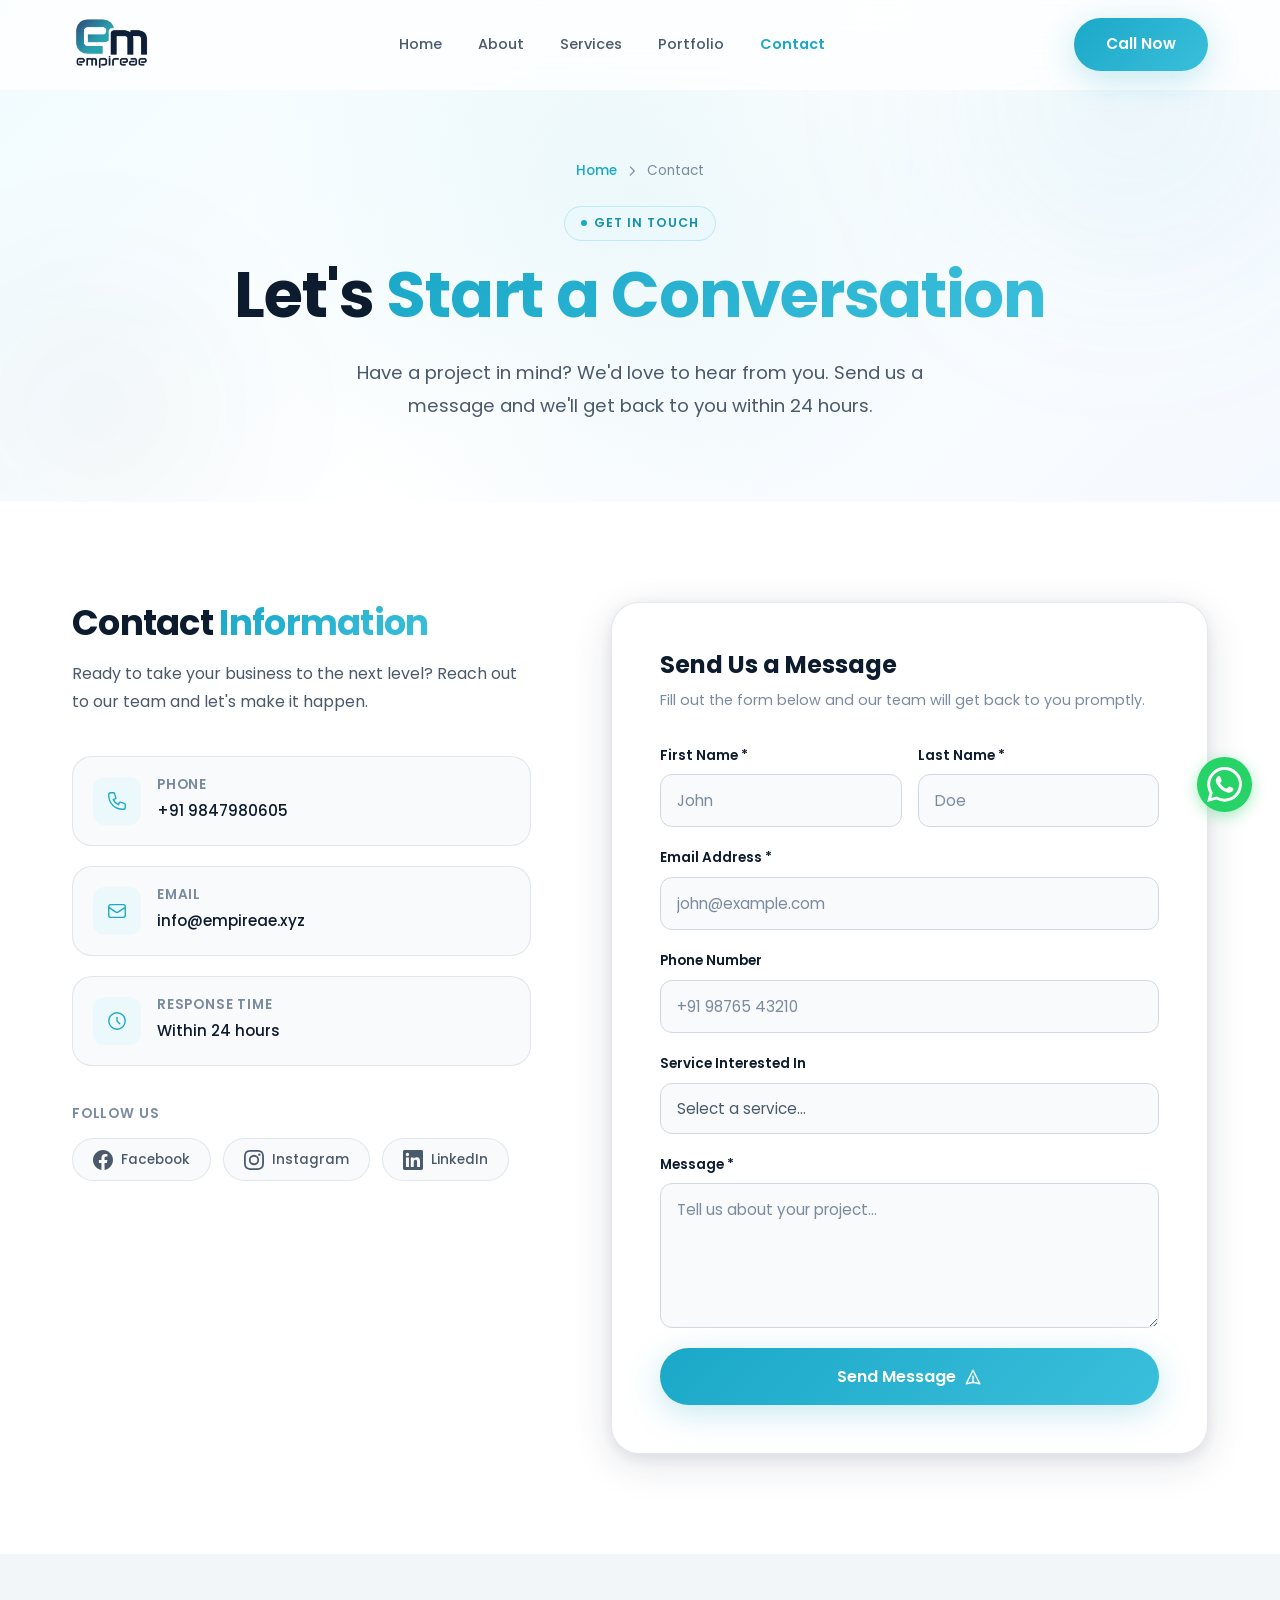
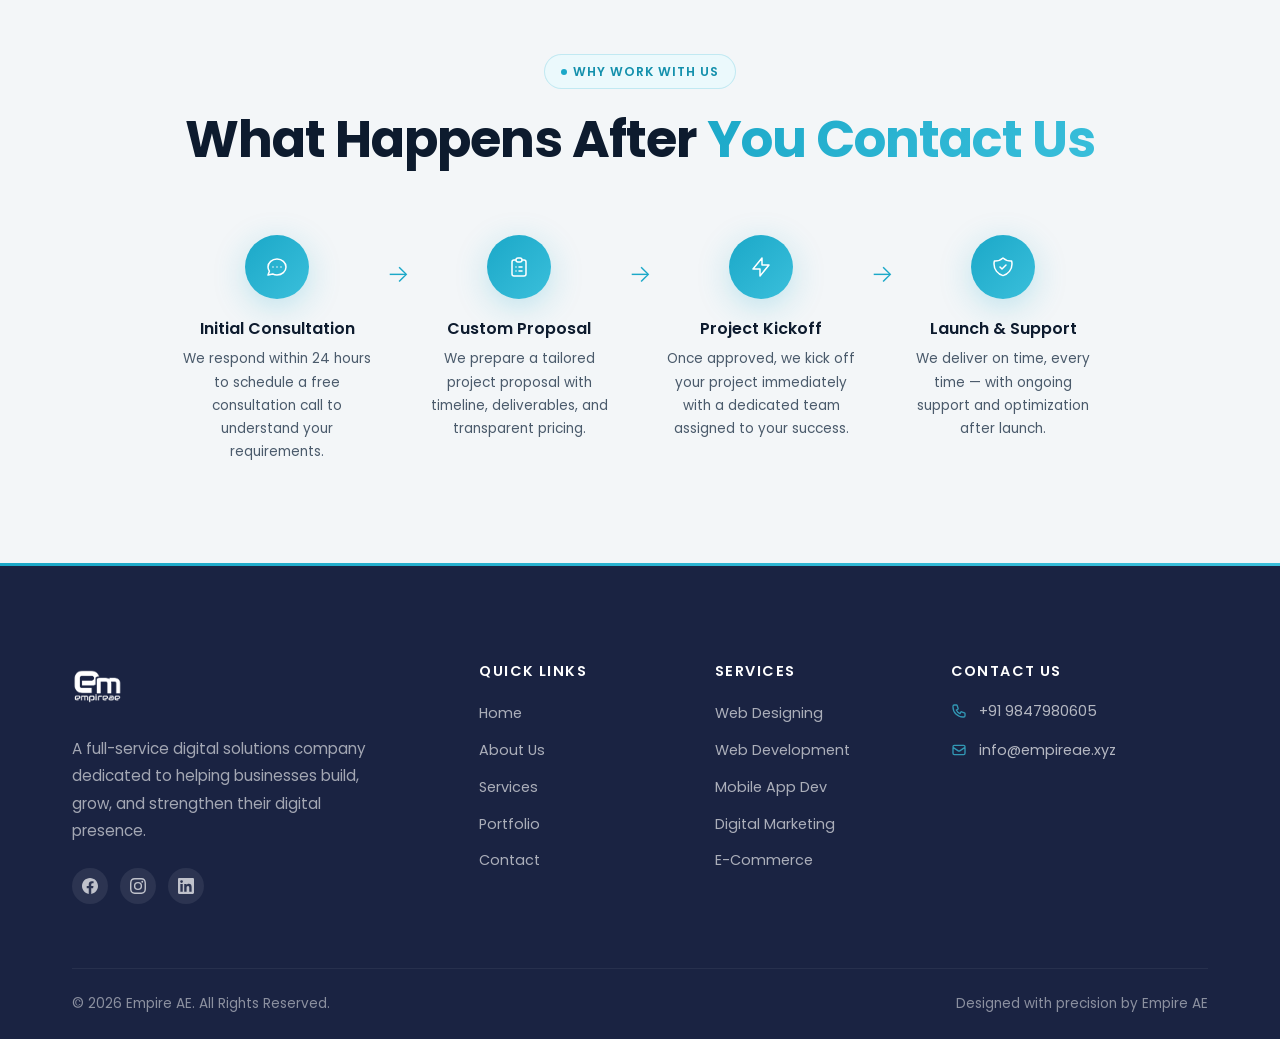
<file: contact.html>
<!DOCTYPE html>
<html lang="en">
<head>
    <link rel="icon" type="image/png" href="images/logo.png">

  <meta charset="UTF-8" />
  <meta name="viewport" content="width=device-width, initial-scale=1.0" />
  <title>Contact Us — Empire AE | Get In Touch</title>
  <meta name="description" content="Contact Empire AE for web development, mobile apps, digital marketing, and more. Reach us at +91 9847980605 or info@empireae.xyz." />
  <link rel="stylesheet" href="styles.css" />
  <link rel="stylesheet" href="animations.css" />
  <link rel="stylesheet" href="contact.css" />
</head>
<body>

  <!-- NAVBAR -->
  <nav class="navbar" id="navbar">
    <div class="container">
      <a href="index.html" class="nav-logo">
        <img src="images/logo.png" alt="Empire AE Logo" />
      </a>
      <div class="nav-links">
        <a href="index.html">Home</a>
        <a href="about.html">About</a>
        <a href="services.html">Services</a>
        <a href="portfolio.html">Portfolio</a>
        <a href="contact.html" class="active">Contact</a>
      </div>
      <div class="nav-cta">
        <a href="tel:919847980605" class="btn-primary">Call Now</a>
      </div>
      <button class="hamburger" id="hamburger" aria-label="Toggle menu">
        <span></span><span></span><span></span>
      </button>
    </div>
  </nav>
  <div class="mobile-menu" id="mobileMenu">
    <a href="index.html">Home</a>
    <a href="about.html">About</a>
    <a href="services.html">Services</a>
    <a href="portfolio.html">Portfolio</a>
    <a href="contact.html">Contact</a>
    <a href="tel:919847980605" class="btn-primary">Call Now</a>
  </div>

  <!-- PAGE HERO -->
  <section class="page-hero contact-hero">
    <div class="contact-blob cb1"></div>
    <div class="contact-blob cb2"></div>
    <div class="container" style="position:relative;z-index:1;">
      <div class="page-hero-breadcrumb fade-up">
        <a href="index.html">Home</a>
        <svg xmlns="http://www.w3.org/2000/svg" fill="none" viewBox="0 0 24 24" stroke="currentColor" width="14" height="14"><path stroke-linecap="round" stroke-linejoin="round" stroke-width="2" d="M9 5l7 7-7 7"/></svg>
        <span>Contact</span>
      </div>
      <span class="label fade-up delay-1">Get In Touch</span>
      <h1 class="fade-up delay-2">Let's <span class="text-gradient">Start a Conversation</span></h1>
      <p class="fade-up delay-3">Have a project in mind? We'd love to hear from you. Send us a message and we'll get back to you within 24 hours.</p>
    </div>
  </section>

  <!-- CONTACT SECTION -->
  <section class="section contact-main">
    <div class="container">
      <div class="contact-grid">

        <!-- Contact Info -->
        <div class="contact-info fade-left">
          <h2>Contact <span class="text-gradient">Information</span></h2>
          <p class="contact-intro">Ready to take your business to the next level? Reach out to our team and let's make it happen.</p>

          <div class="contact-info-items">
            <div class="contact-info-item">
              <div class="contact-info-icon">
                <svg xmlns="http://www.w3.org/2000/svg" fill="none" viewBox="0 0 24 24" stroke="currentColor" width="22" height="22"><path stroke-linecap="round" stroke-linejoin="round" stroke-width="1.5" d="M3 5a2 2 0 012-2h3.28a1 1 0 01.948.684l1.498 4.493a1 1 0 01-.502 1.21l-2.257 1.13a11.042 11.042 0 005.516 5.516l1.13-2.257a1 1 0 011.21-.502l4.493 1.498a1 1 0 01.684.949V19a2 2 0 01-2 2h-1C9.716 21 3 14.284 3 6V5z"/></svg>
              </div>
              <div class="contact-info-text">
                <h4>Phone</h4>
                <a href="tel:919847980605">+91 9847980605</a>
              </div>
            </div>
            <div class="contact-info-item">
              <div class="contact-info-icon">
                <svg xmlns="http://www.w3.org/2000/svg" fill="none" viewBox="0 0 24 24" stroke="currentColor" width="22" height="22"><path stroke-linecap="round" stroke-linejoin="round" stroke-width="1.5" d="M3 8l7.89 5.26a2 2 0 002.22 0L21 8M5 19h14a2 2 0 002-2V7a2 2 0 00-2-2H5a2 2 0 00-2 2v10a2 2 0 002 2z"/></svg>
              </div>
              <div class="contact-info-text">
                <h4>Email</h4>
                <a href="mailto:info@empireae.xyz">info@empireae.xyz</a>
              </div>
            </div>

            <div class="contact-info-item">
              <div class="contact-info-icon">
                <svg xmlns="http://www.w3.org/2000/svg" fill="none" viewBox="0 0 24 24" stroke="currentColor" width="22" height="22"><path stroke-linecap="round" stroke-linejoin="round" stroke-width="1.5" d="M12 8v4l3 3m6-3a9 9 0 11-18 0 9 9 0 0118 0z"/></svg>
              </div>
              <div class="contact-info-text">
                <h4>Response Time</h4>
                <span>Within 24 hours</span>
              </div>
            </div>
          </div>

          <!-- Social Links -->
          <div class="contact-socials">
            <h4>Follow Us</h4>
            <div class="contact-social-links">
              <a href="#" class="contact-social-btn" aria-label="Facebook">
                <svg xmlns="http://www.w3.org/2000/svg" viewBox="0 0 24 24" fill="currentColor" width="20" height="20"><path d="M24 12.073c0-6.627-5.373-12-12-12s-12 5.373-12 12c0 5.99 4.388 10.954 10.125 11.854v-8.385H7.078v-3.47h3.047V9.43c0-3.007 1.792-4.669 4.533-4.669 1.312 0 2.686.235 2.686.235v2.953H15.83c-1.491 0-1.956.925-1.956 1.874v2.25h3.328l-.532 3.47h-2.796v8.385C19.612 23.027 24 18.062 24 12.073z"/></svg>
                Facebook
              </a>
              <a href="#" class="contact-social-btn" aria-label="Instagram">
                <svg xmlns="http://www.w3.org/2000/svg" viewBox="0 0 24 24" fill="currentColor" width="20" height="20"><path d="M12 2.163c3.204 0 3.584.012 4.85.07 3.252.148 4.771 1.691 4.919 4.919.058 1.265.069 1.645.069 4.849 0 3.205-.012 3.584-.069 4.849-.149 3.225-1.664 4.771-4.919 4.919-1.266.058-1.644.07-4.85.07-3.204 0-3.584-.012-4.849-.07-3.26-.149-4.771-1.699-4.919-4.92-.058-1.265-.07-1.644-.07-4.849 0-3.204.013-3.583.07-4.849.149-3.227 1.664-4.771 4.919-4.919 1.266-.057 1.645-.069 4.849-.069zM12 0C8.741 0 8.333.014 7.053.072 2.695.272.273 2.69.073 7.052.014 8.333 0 8.741 0 12c0 3.259.014 3.668.072 4.948.2 4.358 2.618 6.78 6.98 6.98C8.333 23.986 8.741 24 12 24c3.259 0 3.668-.014 4.948-.072 4.354-.2 6.782-2.618 6.979-6.98.059-1.28.073-1.689.073-4.948 0-3.259-.014-3.667-.072-4.947-.196-4.354-2.617-6.78-6.979-6.98C15.668.014 15.259 0 12 0zm0 5.838a6.162 6.162 0 100 12.324 6.162 6.162 0 000-12.324zM12 16a4 4 0 110-8 4 4 0 010 8zm6.406-11.845a1.44 1.44 0 100 2.881 1.44 1.44 0 000-2.881z"/></svg>
                Instagram
              </a>
              <a href="#" class="contact-social-btn" aria-label="LinkedIn">
                <svg xmlns="http://www.w3.org/2000/svg" viewBox="0 0 24 24" fill="currentColor" width="20" height="20"><path d="M20.447 20.452h-3.554v-5.569c0-1.328-.027-3.037-1.852-3.037-1.853 0-2.136 1.445-2.136 2.939v5.667H9.351V9h3.414v1.561h.046c.477-.9 1.637-1.85 3.37-1.85 3.601 0 4.267 2.37 4.267 5.455v6.286zM5.337 7.433a2.062 2.062 0 01-2.063-2.065 2.064 2.064 0 112.063 2.065zm1.782 13.019H3.555V9h3.564v11.452zM22.225 0H1.771C.792 0 0 .774 0 1.729v20.542C0 23.227.792 24 1.771 24h20.451C23.2 24 24 23.227 24 22.271V1.729C24 .774 23.2 0 22.222 0h.003z"/></svg>
                LinkedIn
              </a>
            </div>
          </div>
        </div>

        <!-- Contact Form -->
        <div class="contact-form-wrap fade-right">
          <div class="contact-form-card">
            <h3>Send Us a Message</h3>
            <p>Fill out the form below and our team will get back to you promptly.</p>
            <form class="contact-form" id="contactForm" onsubmit="handleSubmit(event)">
              <div class="form-row">
                <div class="form-group">
                  <label for="firstName">First Name *</label>
                  <input type="text" id="firstName" name="firstName" placeholder="John" required />
                </div>
                <div class="form-group">
                  <label for="lastName">Last Name *</label>
                  <input type="text" id="lastName" name="lastName" placeholder="Doe" required />
                </div>
              </div>
              <div class="form-group">
                <label for="email">Email Address *</label>
                <input type="email" id="email" name="email" placeholder="john@example.com" required />
              </div>
              <div class="form-group">
                <label for="phone">Phone Number</label>
                <input type="tel" id="phone" name="phone" placeholder="+91 98765 43210" />
              </div>
              <div class="form-group">
                <label for="service">Service Interested In</label>
                <select id="service" name="service">
                  <option value="" disabled selected>Select a service...</option>
                  <option value="web-design">Web Designing</option>
                  <option value="web-dev">Web Development</option>
                  <option value="mobile-app">Mobile App Development</option>
                  <option value="digital-marketing">Digital Marketing</option>
                  <option value="ecommerce">E-Commerce Solution</option>
                  <option value="hosting">Hosting & Domain</option>
                  <option value="seo">SEO</option>
                  <option value="software">Software Application</option>
                  <option value="other">Other</option>
                </select>
              </div>
              <div class="form-group">
                <label for="message">Message *</label>
                <textarea id="message" name="message" rows="5" placeholder="Tell us about your project..." required></textarea>
              </div>
              <button type="submit" class="btn-primary submit-btn" id="submitBtn">
                Send Message
                <svg xmlns="http://www.w3.org/2000/svg" fill="none" viewBox="0 0 24 24" stroke="currentColor" width="18" height="18"><path stroke-linecap="round" stroke-linejoin="round" stroke-width="2" d="M12 19l9 2-9-18-9 18 9-2zm0 0v-8"/></svg>
              </button>
              <div class="form-success" id="formSuccess" style="display:none;">
                <svg xmlns="http://www.w3.org/2000/svg" fill="none" viewBox="0 0 24 24" stroke="currentColor" width="24" height="24"><path stroke-linecap="round" stroke-linejoin="round" stroke-width="2" d="M9 12l2 2 4-4m6 2a9 9 0 11-18 0 9 9 0 0118 0z"/></svg>
                <p>Message sent successfully! We'll be in touch within 24 hours.</p>
              </div>
            </form>
          </div>
        </div>

      </div>
    </div>
  </section>

  <!-- WHY REACH OUT -->
  <section class="section contact-why">
    <div class="contact-why-bg"></div>
    <div class="container" style="position:relative;z-index:1;">
      <div class="section-header fade-up">
        <span class="label">Why Work With Us</span>
        <h2>What Happens After <span class="text-gradient">You Contact Us</span></h2>
      </div>
      <div class="contact-steps">
        <div class="contact-step fade-up delay-1">
          <div class="contact-step-icon">
            <svg xmlns="http://www.w3.org/2000/svg" fill="none" viewBox="0 0 24 24" stroke="currentColor" width="24" height="24"><path stroke-linecap="round" stroke-linejoin="round" stroke-width="1.5" d="M8 12h.01M12 12h.01M16 12h.01M21 12c0 4.418-4.03 8-9 8a9.863 9.863 0 01-4.255-.949L3 20l1.395-3.72C3.512 15.042 3 13.574 3 12c0-4.418 4.03-8 9-8s9 3.582 9 8z"/></svg>
          </div>
          <h4>Initial Consultation</h4>
          <p>We respond within 24 hours to schedule a free consultation call to understand your requirements.</p>
        </div>
        <div class="contact-step-arrow">→</div>
        <div class="contact-step fade-up delay-2">
          <div class="contact-step-icon">
            <svg xmlns="http://www.w3.org/2000/svg" fill="none" viewBox="0 0 24 24" stroke="currentColor" width="24" height="24"><path stroke-linecap="round" stroke-linejoin="round" stroke-width="1.5" d="M9 5H7a2 2 0 00-2 2v12a2 2 0 002 2h10a2 2 0 002-2V7a2 2 0 00-2-2h-2M9 5a2 2 0 002 2h2a2 2 0 002-2M9 5a2 2 0 012-2h2a2 2 0 012 2m-3 7h3m-3 4h3m-6-4h.01M9 16h.01"/></svg>
          </div>
          <h4>Custom Proposal</h4>
          <p>We prepare a tailored project proposal with timeline, deliverables, and transparent pricing.</p>
        </div>
        <div class="contact-step-arrow">→</div>
        <div class="contact-step fade-up delay-3">
          <div class="contact-step-icon">
            <svg xmlns="http://www.w3.org/2000/svg" fill="none" viewBox="0 0 24 24" stroke="currentColor" width="24" height="24"><path stroke-linecap="round" stroke-linejoin="round" stroke-width="1.5" d="M13 10V3L4 14h7v7l9-11h-7z"/></svg>
          </div>
          <h4>Project Kickoff</h4>
          <p>Once approved, we kick off your project immediately with a dedicated team assigned to your success.</p>
        </div>
        <div class="contact-step-arrow">→</div>
        <div class="contact-step fade-up delay-4">
          <div class="contact-step-icon">
            <svg xmlns="http://www.w3.org/2000/svg" fill="none" viewBox="0 0 24 24" stroke="currentColor" width="24" height="24"><path stroke-linecap="round" stroke-linejoin="round" stroke-width="1.5" d="M9 12l2 2 4-4m5.618-4.016A11.955 11.955 0 0112 2.944a11.955 11.955 0 01-8.618 3.04A12.02 12.02 0 003 9c0 5.591 3.824 10.29 9 11.622 5.176-1.332 9-6.03 9-11.622 0-1.042-.133-2.052-.382-3.016z"/></svg>
          </div>
          <h4>Launch & Support</h4>
          <p>We deliver on time, every time — with ongoing support and optimization after launch.</p>
        </div>
      </div>
    </div>
  </section>

  <!-- FOOTER -->
  <footer class="footer">
    <div class="container">
      <div class="footer-grid">
        <div class="footer-brand">
          <img src="images/logo.png" alt="Empire AE" />
          <p>A full-service digital solutions company dedicated to helping businesses build, grow, and strengthen their digital presence.</p>
          <div class="social-links" style="margin-top:1.5rem">
            <a href="#" class="social-link" aria-label="Facebook"><svg xmlns="http://www.w3.org/2000/svg" viewBox="0 0 24 24" fill="currentColor"><path d="M24 12.073c0-6.627-5.373-12-12-12s-12 5.373-12 12c0 5.99 4.388 10.954 10.125 11.854v-8.385H7.078v-3.47h3.047V9.43c0-3.007 1.792-4.669 4.533-4.669 1.312 0 2.686.235 2.686.235v2.953H15.83c-1.491 0-1.956.925-1.956 1.874v2.25h3.328l-.532 3.47h-2.796v8.385C19.612 23.027 24 18.062 24 12.073z"/></svg></a>
            <a href="#" class="social-link" aria-label="Instagram"><svg xmlns="http://www.w3.org/2000/svg" viewBox="0 0 24 24" fill="currentColor"><path d="M12 2.163c3.204 0 3.584.012 4.85.07 3.252.148 4.771 1.691 4.919 4.919.058 1.265.069 1.645.069 4.849 0 3.205-.012 3.584-.069 4.849-.149 3.225-1.664 4.771-4.919 4.919-1.266.058-1.644.07-4.85.07-3.204 0-3.584-.012-4.849-.07-3.26-.149-4.771-1.699-4.919-4.92-.058-1.265-.07-1.644-.07-4.849 0-3.204.013-3.583.07-4.849.149-3.227 1.664-4.771 4.919-4.919 1.266-.057 1.645-.069 4.849-.069zM12 0C8.741 0 8.333.014 7.053.072 2.695.272.273 2.69.073 7.052.014 8.333 0 8.741 0 12c0 3.259.014 3.668.072 4.948.2 4.358 2.618 6.78 6.98 6.98C8.333 23.986 8.741 24 12 24c3.259 0 3.668-.014 4.948-.072 4.354-.2 6.782-2.618 6.979-6.98.059-1.28.073-1.689.073-4.948 0-3.259-.014-3.667-.072-4.947-.196-4.354-2.617-6.78-6.979-6.98C15.668.014 15.259 0 12 0zm0 5.838a6.162 6.162 0 100 12.324 6.162 6.162 0 000-12.324zM12 16a4 4 0 110-8 4 4 0 010 8zm6.406-11.845a1.44 1.44 0 100 2.881 1.44 1.44 0 000-2.881z"/></svg></a>
            <a href="#" class="social-link" aria-label="LinkedIn"><svg xmlns="http://www.w3.org/2000/svg" viewBox="0 0 24 24" fill="currentColor"><path d="M20.447 20.452h-3.554v-5.569c0-1.328-.027-3.037-1.852-3.037-1.853 0-2.136 1.445-2.136 2.939v5.667H9.351V9h3.414v1.561h.046c.477-.9 1.637-1.85 3.37-1.85 3.601 0 4.267 2.37 4.267 5.455v6.286zM5.337 7.433a2.062 2.062 0 01-2.063-2.065 2.064 2.064 0 112.063 2.065zm1.782 13.019H3.555V9h3.564v11.452zM22.225 0H1.771C.792 0 0 .774 0 1.729v20.542C0 23.227.792 24 1.771 24h20.451C23.2 24 24 23.227 24 22.271V1.729C24 .774 23.2 0 22.222 0h.003z"/></svg></a>
          </div>
        </div>
        <div class="footer-col">
          <h5>Quick Links</h5>
          <ul>
            <li><a href="index.html">Home</a></li>
            <li><a href="about.html">About Us</a></li>
            <li><a href="services.html">Services</a></li>
            <li><a href="portfolio.html">Portfolio</a></li>
            <li><a href="contact.html">Contact</a></li>
          </ul>
        </div>
        <div class="footer-col">
          <h5>Services</h5>
          <ul>
            <li><a href="services.html">Web Designing</a></li>
            <li><a href="services.html">Web Development</a></li>
            <li><a href="services.html">Mobile App Dev</a></li>
            <li><a href="services.html">Digital Marketing</a></li>
            <li><a href="services.html">E-Commerce</a></li>
          </ul>
        </div>
        <div class="footer-col">
          <h5>Contact Us</h5>
          <div class="footer-contact-item">
            <svg xmlns="http://www.w3.org/2000/svg" fill="none" viewBox="0 0 24 24" stroke="currentColor"><path stroke-linecap="round" stroke-linejoin="round" stroke-width="2" d="M3 5a2 2 0 012-2h3.28a1 1 0 01.948.684l1.498 4.493a1 1 0 01-.502 1.21l-2.257 1.13a11.042 11.042 0 005.516 5.516l1.13-2.257a1 1 0 011.21-.502l4.493 1.498a1 1 0 01.684.949V19a2 2 0 01-2 2h-1C9.716 21 3 14.284 3 6V5z"/></svg>
            <span>+91 9847980605</span>
          </div>
          <div class="footer-contact-item">
            <svg xmlns="http://www.w3.org/2000/svg" fill="none" viewBox="0 0 24 24" stroke="currentColor"><path stroke-linecap="round" stroke-linejoin="round" stroke-width="2" d="M3 8l7.89 5.26a2 2 0 002.22 0L21 8M5 19h14a2 2 0 002-2V7a2 2 0 00-2-2H5a2 2 0 00-2 2v10a2 2 0 002 2z"/></svg>
            <span>info@empireae.xyz</span>
          </div>
        </div>
      </div>
      <div class="footer-bottom">
        <span>© 2026 Empire AE. All Rights Reserved.</span>
        <span>Designed with precision by Empire AE</span>
      </div>
    </div>
  </footer>

    <a href="https://wa.me/919847980605" target="_blank" rel="noopener" class="wa-btn" aria-label="Chat on WhatsApp">
    <svg xmlns="http://www.w3.org/2000/svg" viewBox="0 0 24 24" fill="white" width="35" height="35"><path d="M17.472 14.382c-.297-.149-1.758-.867-2.03-.967-.273-.099-.471-.148-.67.15-.197.297-.767.966-.94 1.164-.173.199-.347.223-.644.075-.297-.15-1.255-.463-2.39-1.475-.878-.788-1.472-1.761-1.645-2.059-.173-.298-.018-.458.13-.606.134-.133.298-.347.446-.52.149-.174.198-.298.298-.497.099-.198.05-.371-.025-.52-.075-.149-.669-1.612-.916-2.207-.242-.579-.487-.5-.669-.51a12.8 12.8 0 00-.57-.01c-.198 0-.52.074-.792.372-.272.297-1.04 1.016-1.04 2.479 0 1.462 1.065 2.875 1.213 3.074.149.198 2.096 3.2 5.077 4.487.709.306 1.262.489 1.694.625.712.227 1.36.195 1.871.118.571-.085 1.758-.719 2.006-1.413.248-.694.248-1.289.173-1.413-.074-.124-.272-.198-.57-.347m-5.421 7.403h-.004a9.87 9.87 0 01-5.031-1.378l-.361-.214-3.741.982.998-3.648-.235-.374a9.86 9.86 0 01-1.51-5.26c.001-5.45 4.436-9.884 9.888-9.884 2.64 0 5.122 1.03 6.988 2.898a9.825 9.825 0 012.893 6.994c-.003 5.45-4.437 9.884-9.885 9.884m8.413-18.297A11.815 11.815 0 0012.05 0C5.495 0 .16 5.335.157 11.892c0 2.096.547 4.142 1.588 5.945L.057 24l6.305-1.654a11.882 11.882 0 005.683 1.448h.005c6.554 0 11.89-5.335 11.893-11.893a11.821 11.821 0 00-3.48-8.413z"/></svg>
  </a>
  <button id="scrollTopBtn" class="scroll-top" aria-label="Scroll to top">
    <svg xmlns="http://www.w3.org/2000/svg" fill="none" viewBox="0 0 24 24" stroke="currentColor" width="24" height="24"><path stroke-linecap="round" stroke-linejoin="round" stroke-width="2" d="M5 10l7-7m0 0l7 7m-7-7v18"/></svg>
  </button>
  <script src="main.js"></script>
</body>
</html>
</file>
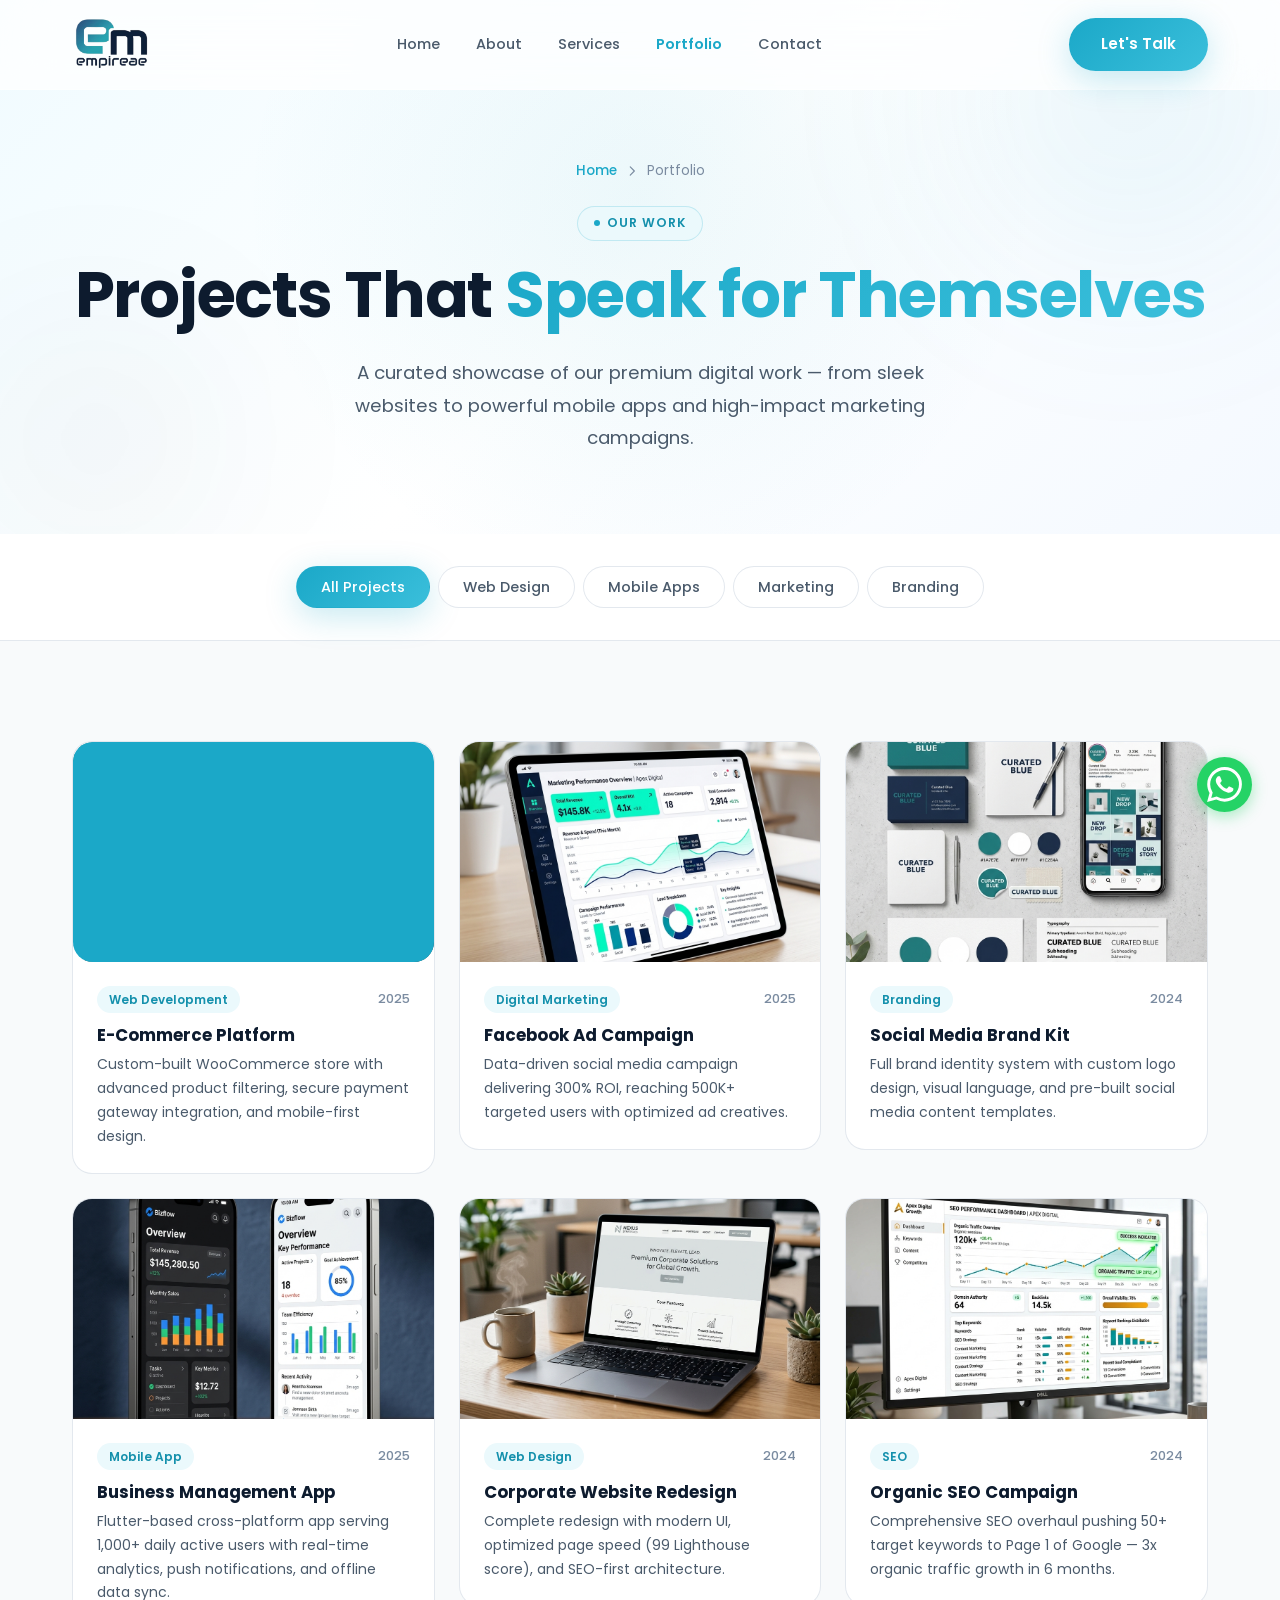
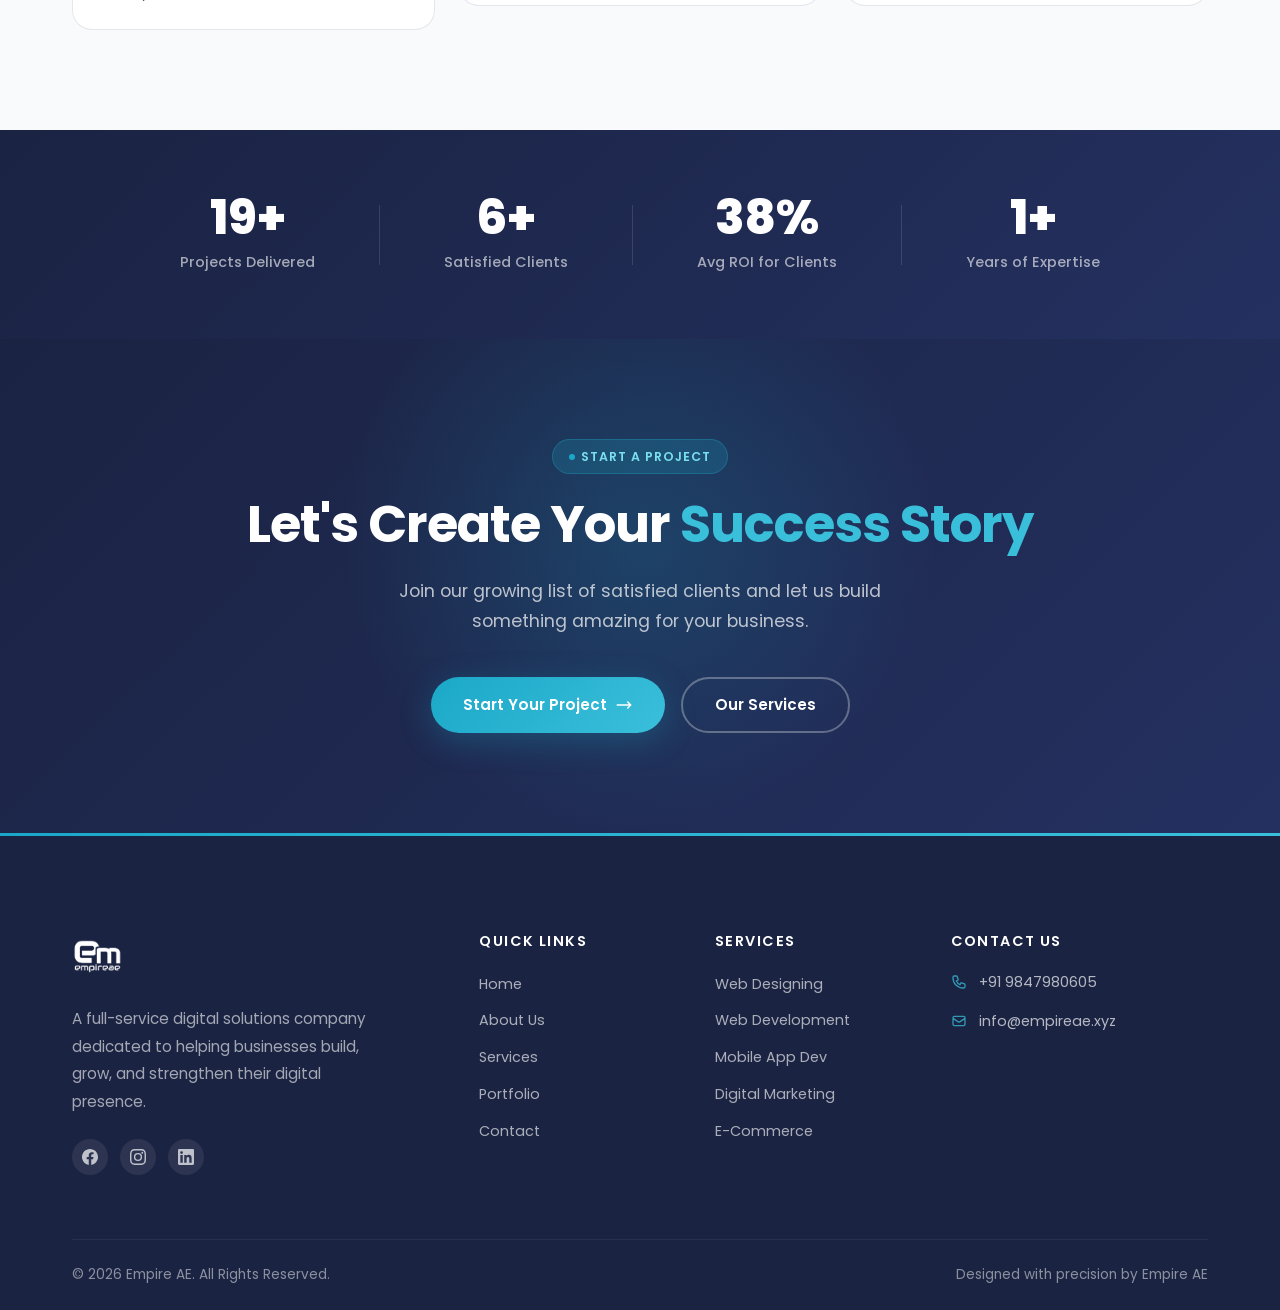
<file: portfolio.html>
<!DOCTYPE html>
<html lang="en">
<head>
    <link rel="icon" type="image/png" href="images/logo.png">

  <meta charset="UTF-8" />
  <meta name="viewport" content="width=device-width, initial-scale=1.0" />
  <title>Portfolio — Empire AE | Our Work & Case Studies</title>
  <meta name="description" content="Explore Empire AE's portfolio of premium web design, mobile app development, and digital marketing projects across various industries." />
  <link rel="stylesheet" href="styles.css" />
  <link rel="stylesheet" href="animations.css" />
  <link rel="stylesheet" href="portfolio.css" />
</head>
<body>

  <!-- NAVBAR -->
  <nav class="navbar" id="navbar">
    <div class="container">
      <a href="index.html" class="nav-logo">
        <img src="images/logo.png" alt="Empire AE Logo" />
      </a>
      <div class="nav-links">
        <a href="index.html">Home</a>
        <a href="about.html">About</a>
        <a href="services.html">Services</a>
        <a href="portfolio.html" class="active">Portfolio</a>
        <a href="contact.html">Contact</a>
      </div>
      <div class="nav-cta">
        <a href="contact.html" class="btn-primary">Let's Talk</a>
      </div>
      <button class="hamburger" id="hamburger" aria-label="Toggle menu">
        <span></span><span></span><span></span>
      </button>
    </div>
  </nav>
  <div class="mobile-menu" id="mobileMenu">
    <a href="index.html">Home</a>
    <a href="about.html">About</a>
    <a href="services.html">Services</a>
    <a href="portfolio.html">Portfolio</a>
    <a href="contact.html">Contact</a>
    <a href="contact.html" class="btn-primary">Let's Talk</a>
  </div>

  <!-- PAGE HERO -->
  <section class="page-hero portfolio-hero">
    <div class="portfolio-blob pb1"></div>
    <div class="portfolio-blob pb2"></div>
    <div class="container" style="position:relative;z-index:1;">
      <div class="page-hero-breadcrumb fade-up">
        <a href="index.html">Home</a>
        <svg xmlns="http://www.w3.org/2000/svg" fill="none" viewBox="0 0 24 24" stroke="currentColor" width="14" height="14"><path stroke-linecap="round" stroke-linejoin="round" stroke-width="2" d="M9 5l7 7-7 7"/></svg>
        <span>Portfolio</span>
      </div>
      <span class="label fade-up delay-1">Our Work</span>
      <h1 class="fade-up delay-2">Projects That <span class="text-gradient">Speak for Themselves</span></h1>
      <p class="fade-up delay-3">A curated showcase of our premium digital work — from sleek websites to powerful mobile apps and high-impact marketing campaigns.</p>
    </div>
  </section>

  <!-- FILTER TABS -->
  <section class="portfolio-filters-section">
    <div class="container">
      <div class="portfolio-filters fade-up">
        <button class="filter-btn active" data-filter="all">All Projects</button>
        <button class="filter-btn" data-filter="web">Web Design</button>
        <button class="filter-btn" data-filter="app">Mobile Apps</button>
        <button class="filter-btn" data-filter="marketing">Marketing</button>
        <button class="filter-btn" data-filter="branding">Branding</button>
      </div>
    </div>
  </section>

  <!-- PORTFOLIO GRID -->
  <section class="section portfolio-grid-section">
    <div class="container">
      <div class="portfolio-grid" id="portfolioGrid">

        <!-- Project 1 -->
        <div class="portfolio-item fade-up delay-1" data-category="web">
          <div class="portfolio-card">
            <div class="portfolio-img img-mask-reveal">
              <img src="images/portfolio.png" alt="E-Commerce Platform" />
              <div class="portfolio-overlay">
                <div class="portfolio-overlay-content">
                  <span class="portfolio-tag">Web Development</span>
                  <h3>E-Commerce Platform</h3>
                  <p>A full-featured online store with custom checkout, inventory management, and analytics dashboard.</p>
                  <a href="contact.html" class="btn-outline" style="font-size:0.85rem;padding:0.6rem 1.25rem;">View Project</a>
                </div>
              </div>
            </div>
            <div class="portfolio-info">
              <div class="portfolio-meta">
                <span class="portfolio-category-tag">Web Development</span>
                <span class="portfolio-year">2025</span>
              </div>
              <h3>E-Commerce Platform</h3>
              <p>Custom-built WooCommerce store with advanced product filtering, secure payment gateway integration, and mobile-first design.</p>
            </div>
          </div>
        </div>

        <!-- Project 2 -->
        <div class="portfolio-item fade-up delay-2" data-category="marketing">
          <div class="portfolio-card">
            <div class="portfolio-img portfolio-img-dark">
              <img src="images/portfolio_fb.png" alt="Facebook Campaign" />
              <div class="portfolio-overlay">
                <div class="portfolio-overlay-content">
                  <span class="portfolio-tag">Digital Marketing</span>
                  <h3>Facebook Ad Campaign</h3>
                  <p>Multi-channel Facebook campaign that generated 300% ROI and 2x lead generation for a retail brand.</p>
                  <a href="contact.html" class="btn-outline" style="font-size:0.85rem;padding:0.6rem 1.25rem;">View Results</a>
                </div>
              </div>
            </div>
            <div class="portfolio-info">
              <div class="portfolio-meta">
                <span class="portfolio-category-tag">Digital Marketing</span>
                <span class="portfolio-year">2025</span>
              </div>
              <h3>Facebook Ad Campaign</h3>
              <p>Data-driven social media campaign delivering 300% ROI, reaching 500K+ targeted users with optimized ad creatives.</p>
            </div>
          </div>
        </div>

        <!-- Project 3 -->
        <div class="portfolio-item fade-up delay-3" data-category="branding">
          <div class="portfolio-card">
            <div class="portfolio-img portfolio-img-teal">
              <img src="images/portfolio_brand.png" alt="Social Media Branding" />
              <div class="portfolio-overlay">
                <div class="portfolio-overlay-content">
                  <span class="portfolio-tag">Branding</span>
                  <h3>Social Media Brand Kit</h3>
                  <p>Complete social media brand identity including logo, templates, color system, and content strategy.</p>
                  <a href="contact.html" class="btn-outline" style="font-size:0.85rem;padding:0.6rem 1.25rem;">View Work</a>
                </div>
              </div>
            </div>
            <div class="portfolio-info">
              <div class="portfolio-meta">
                <span class="portfolio-category-tag">Branding</span>
                <span class="portfolio-year">2024</span>
              </div>
              <h3>Social Media Brand Kit</h3>
              <p>Full brand identity system with custom logo design, visual language, and pre-built social media content templates.</p>
            </div>
          </div>
        </div>

        <!-- Project 4 -->
        <div class="portfolio-item fade-up delay-1" data-category="app">
          <div class="portfolio-card portfolio-card-wide">
            <div class="portfolio-img portfolio-img-navy">
              <img src="images/portfolio_app.png" alt="Business Mobile App" />
              <div class="portfolio-overlay">
                <div class="portfolio-overlay-content">
                  <span class="portfolio-tag">Mobile App</span>
                  <h3>Business Management App</h3>
                  <p>Cross-platform mobile app with real-time data sync, offline capability, and intuitive dashboard interface.</p>
                  <a href="contact.html" class="btn-outline" style="font-size:0.85rem;padding:0.6rem 1.25rem;">View App</a>
                </div>
              </div>
            </div>
            <div class="portfolio-info">
              <div class="portfolio-meta">
                <span class="portfolio-category-tag">Mobile App</span>
                <span class="portfolio-year">2025</span>
              </div>
              <h3>Business Management App</h3>
              <p>Flutter-based cross-platform app serving 1,000+ daily active users with real-time analytics, push notifications, and offline data sync.</p>
            </div>
          </div>
        </div>

        <!-- Project 5 -->
        <div class="portfolio-item fade-up delay-2" data-category="web">
          <div class="portfolio-card">
            <div class="portfolio-img portfolio-img-gradient">
              <img src="images/portfolio_corp.png" alt="Corporate Website" />
              <div class="portfolio-overlay">
                <div class="portfolio-overlay-content">
                  <span class="portfolio-tag">Web Design</span>
                  <h3>Corporate Website Redesign</h3>
                  <p>Complete website overhaul resulting in 180% increase in organic traffic and 40% better conversion rate.</p>
                  <a href="contact.html" class="btn-outline" style="font-size:0.85rem;padding:0.6rem 1.25rem;">View Site</a>
                </div>
              </div>
            </div>
            <div class="portfolio-info">
              <div class="portfolio-meta">
                <span class="portfolio-category-tag">Web Design</span>
                <span class="portfolio-year">2024</span>
              </div>
              <h3>Corporate Website Redesign</h3>
              <p>Complete redesign with modern UI, optimized page speed (99 Lighthouse score), and SEO-first architecture.</p>
            </div>
          </div>
        </div>

        <!-- Project 6 -->
        <div class="portfolio-item fade-up delay-3" data-category="marketing">
          <div class="portfolio-card">
            <div class="portfolio-img portfolio-img-amber">
              <img src="images/portfolio_seo.png" alt="SEO Campaign" />
              <div class="portfolio-overlay">
                <div class="portfolio-overlay-content">
                  <span class="portfolio-tag">SEO</span>
                  <h3>Organic SEO Campaign</h3>
                  <p>6-month SEO strategy that pushed 50+ keywords to Page 1 and tripled organic traffic.</p>
                  <a href="contact.html" class="btn-outline" style="font-size:0.85rem;padding:0.6rem 1.25rem;">View Results</a>
                </div>
              </div>
            </div>
            <div class="portfolio-info">
              <div class="portfolio-meta">
                <span class="portfolio-category-tag">SEO</span>
                <span class="portfolio-year">2024</span>
              </div>
              <h3>Organic SEO Campaign</h3>
              <p>Comprehensive SEO overhaul pushing 50+ target keywords to Page 1 of Google — 3x organic traffic growth in 6 months.</p>
            </div>
          </div>
        </div>

      </div>
    </div>
  </section>

  <!-- RESULTS STRIP -->
  <section class="results-strip">
    <div class="container">
      <div class="results-grid fade-up">
        <div class="result-item">
          <div class="result-num">150<span>+</span></div>
          <p>Projects Delivered</p>
        </div>
        <div class="result-divider"></div>
        <div class="result-item">
          <div class="result-num">50<span>+</span></div>
          <p>Satisfied Clients</p>
        </div>
        <div class="result-divider"></div>
        <div class="result-item">
          <div class="result-num">300<span>%</span></div>
          <p>Avg ROI for Clients</p>
        </div>
        <div class="result-divider"></div>
        <div class="result-item">
          <div class="result-num">9<span>+</span></div>
          <p>Years of Expertise</p>
        </div>
      </div>
    </div>
  </section>

  <!-- CTA -->
  <section class="cta-section">
    <div class="container" style="position:relative;z-index:1;">
      <span class="label" style="background:rgba(27,168,200,0.2);color:#7AE0F0;border-color:rgba(27,168,200,0.3);">Start a Project</span>
      <h2 style="margin-top:1.25rem">Let's Create Your <span style="color:var(--teal-light)">Success Story</span></h2>
      <p>Join our growing list of satisfied clients and let us build something amazing for your business.</p>
      <div class="cta-buttons">
        <a href="contact.html" class="btn-primary">Start Your Project
          <svg xmlns="http://www.w3.org/2000/svg" fill="none" viewBox="0 0 24 24" stroke="currentColor" width="18" height="18"><path stroke-linecap="round" stroke-linejoin="round" stroke-width="2" d="M17 8l4 4m0 0l-4 4m4-4H3"/></svg>
        </a>
        <a href="services.html" class="btn-secondary">Our Services</a>
      </div>
    </div>
  </section>

  <!-- FOOTER -->
  <footer class="footer">
    <div class="container">
      <div class="footer-grid">
        <div class="footer-brand">
          <img src="images/logo.png" alt="Empire AE" />
          <p>A full-service digital solutions company dedicated to helping businesses build, grow, and strengthen their digital presence.</p>
          <div class="social-links" style="margin-top:1.5rem">
            <a href="#" class="social-link" aria-label="Facebook"><svg xmlns="http://www.w3.org/2000/svg" viewBox="0 0 24 24" fill="currentColor"><path d="M24 12.073c0-6.627-5.373-12-12-12s-12 5.373-12 12c0 5.99 4.388 10.954 10.125 11.854v-8.385H7.078v-3.47h3.047V9.43c0-3.007 1.792-4.669 4.533-4.669 1.312 0 2.686.235 2.686.235v2.953H15.83c-1.491 0-1.956.925-1.956 1.874v2.25h3.328l-.532 3.47h-2.796v8.385C19.612 23.027 24 18.062 24 12.073z"/></svg></a>
            <a href="#" class="social-link" aria-label="Instagram"><svg xmlns="http://www.w3.org/2000/svg" viewBox="0 0 24 24" fill="currentColor"><path d="M12 2.163c3.204 0 3.584.012 4.85.07 3.252.148 4.771 1.691 4.919 4.919.058 1.265.069 1.645.069 4.849 0 3.205-.012 3.584-.069 4.849-.149 3.225-1.664 4.771-4.919 4.919-1.266.058-1.644.07-4.85.07-3.204 0-3.584-.012-4.849-.07-3.26-.149-4.771-1.699-4.919-4.92-.058-1.265-.07-1.644-.07-4.849 0-3.204.013-3.583.07-4.849.149-3.227 1.664-4.771 4.919-4.919 1.266-.057 1.645-.069 4.849-.069zM12 0C8.741 0 8.333.014 7.053.072 2.695.272.273 2.69.073 7.052.014 8.333 0 8.741 0 12c0 3.259.014 3.668.072 4.948.2 4.358 2.618 6.78 6.98 6.98C8.333 23.986 8.741 24 12 24c3.259 0 3.668-.014 4.948-.072 4.354-.2 6.782-2.618 6.979-6.98.059-1.28.073-1.689.073-4.948 0-3.259-.014-3.667-.072-4.947-.196-4.354-2.617-6.78-6.979-6.98C15.668.014 15.259 0 12 0zm0 5.838a6.162 6.162 0 100 12.324 6.162 6.162 0 000-12.324zM12 16a4 4 0 110-8 4 4 0 010 8zm6.406-11.845a1.44 1.44 0 100 2.881 1.44 1.44 0 000-2.881z"/></svg></a>
            <a href="#" class="social-link" aria-label="LinkedIn"><svg xmlns="http://www.w3.org/2000/svg" viewBox="0 0 24 24" fill="currentColor"><path d="M20.447 20.452h-3.554v-5.569c0-1.328-.027-3.037-1.852-3.037-1.853 0-2.136 1.445-2.136 2.939v5.667H9.351V9h3.414v1.561h.046c.477-.9 1.637-1.85 3.37-1.85 3.601 0 4.267 2.37 4.267 5.455v6.286zM5.337 7.433a2.062 2.062 0 01-2.063-2.065 2.064 2.064 0 112.063 2.065zm1.782 13.019H3.555V9h3.564v11.452zM22.225 0H1.771C.792 0 0 .774 0 1.729v20.542C0 23.227.792 24 1.771 24h20.451C23.2 24 24 23.227 24 22.271V1.729C24 .774 23.2 0 22.222 0h.003z"/></svg></a>
          </div>
        </div>
        <div class="footer-col">
          <h5>Quick Links</h5>
          <ul>
            <li><a href="index.html">Home</a></li>
            <li><a href="about.html">About Us</a></li>
            <li><a href="services.html">Services</a></li>
            <li><a href="portfolio.html">Portfolio</a></li>
            <li><a href="contact.html">Contact</a></li>
          </ul>
        </div>
        <div class="footer-col">
          <h5>Services</h5>
          <ul>
            <li><a href="services.html">Web Designing</a></li>
            <li><a href="services.html">Web Development</a></li>
            <li><a href="services.html">Mobile App Dev</a></li>
            <li><a href="services.html">Digital Marketing</a></li>
            <li><a href="services.html">E-Commerce</a></li>
          </ul>
        </div>
        <div class="footer-col">
          <h5>Contact Us</h5>
          <div class="footer-contact-item">
            <svg xmlns="http://www.w3.org/2000/svg" fill="none" viewBox="0 0 24 24" stroke="currentColor"><path stroke-linecap="round" stroke-linejoin="round" stroke-width="2" d="M3 5a2 2 0 012-2h3.28a1 1 0 01.948.684l1.498 4.493a1 1 0 01-.502 1.21l-2.257 1.13a11.042 11.042 0 005.516 5.516l1.13-2.257a1 1 0 011.21-.502l4.493 1.498a1 1 0 01.684.949V19a2 2 0 01-2 2h-1C9.716 21 3 14.284 3 6V5z"/></svg>
            <span>+91 9847980605</span>
          </div>
          <div class="footer-contact-item">
            <svg xmlns="http://www.w3.org/2000/svg" fill="none" viewBox="0 0 24 24" stroke="currentColor"><path stroke-linecap="round" stroke-linejoin="round" stroke-width="2" d="M3 8l7.89 5.26a2 2 0 002.22 0L21 8M5 19h14a2 2 0 002-2V7a2 2 0 00-2-2H5a2 2 0 00-2 2v10a2 2 0 002 2z"/></svg>
            <span>info@empireae.xyz</span>
          </div>
        </div>
      </div>
      <div class="footer-bottom">
        <span>© 2026 Empire AE. All Rights Reserved.</span>
        <span>Designed with precision by Empire AE</span>
      </div>
    </div>
  </footer>

    <a href="https://wa.me/919847980605" target="_blank" rel="noopener" class="wa-btn" aria-label="Chat on WhatsApp">
    <svg xmlns="http://www.w3.org/2000/svg" viewBox="0 0 24 24" fill="white" width="35" height="35"><path d="M17.472 14.382c-.297-.149-1.758-.867-2.03-.967-.273-.099-.471-.148-.67.15-.197.297-.767.966-.94 1.164-.173.199-.347.223-.644.075-.297-.15-1.255-.463-2.39-1.475-.878-.788-1.472-1.761-1.645-2.059-.173-.298-.018-.458.13-.606.134-.133.298-.347.446-.52.149-.174.198-.298.298-.497.099-.198.05-.371-.025-.52-.075-.149-.669-1.612-.916-2.207-.242-.579-.487-.5-.669-.51a12.8 12.8 0 00-.57-.01c-.198 0-.52.074-.792.372-.272.297-1.04 1.016-1.04 2.479 0 1.462 1.065 2.875 1.213 3.074.149.198 2.096 3.2 5.077 4.487.709.306 1.262.489 1.694.625.712.227 1.36.195 1.871.118.571-.085 1.758-.719 2.006-1.413.248-.694.248-1.289.173-1.413-.074-.124-.272-.198-.57-.347m-5.421 7.403h-.004a9.87 9.87 0 01-5.031-1.378l-.361-.214-3.741.982.998-3.648-.235-.374a9.86 9.86 0 01-1.51-5.26c.001-5.45 4.436-9.884 9.888-9.884 2.64 0 5.122 1.03 6.988 2.898a9.825 9.825 0 012.893 6.994c-.003 5.45-4.437 9.884-9.885 9.884m8.413-18.297A11.815 11.815 0 0012.05 0C5.495 0 .16 5.335.157 11.892c0 2.096.547 4.142 1.588 5.945L.057 24l6.305-1.654a11.882 11.882 0 005.683 1.448h.005c6.554 0 11.89-5.335 11.893-11.893a11.821 11.821 0 00-3.48-8.413z"/></svg>
  </a>
  <button id="scrollTopBtn" class="scroll-top" aria-label="Scroll to top">
    <svg xmlns="http://www.w3.org/2000/svg" fill="none" viewBox="0 0 24 24" stroke="currentColor" width="24" height="24"><path stroke-linecap="round" stroke-linejoin="round" stroke-width="2" d="M5 10l7-7m0 0l7 7m-7-7v18"/></svg>
  </button>
  <script src="main.js"></script>
</body>
</html>
</file>
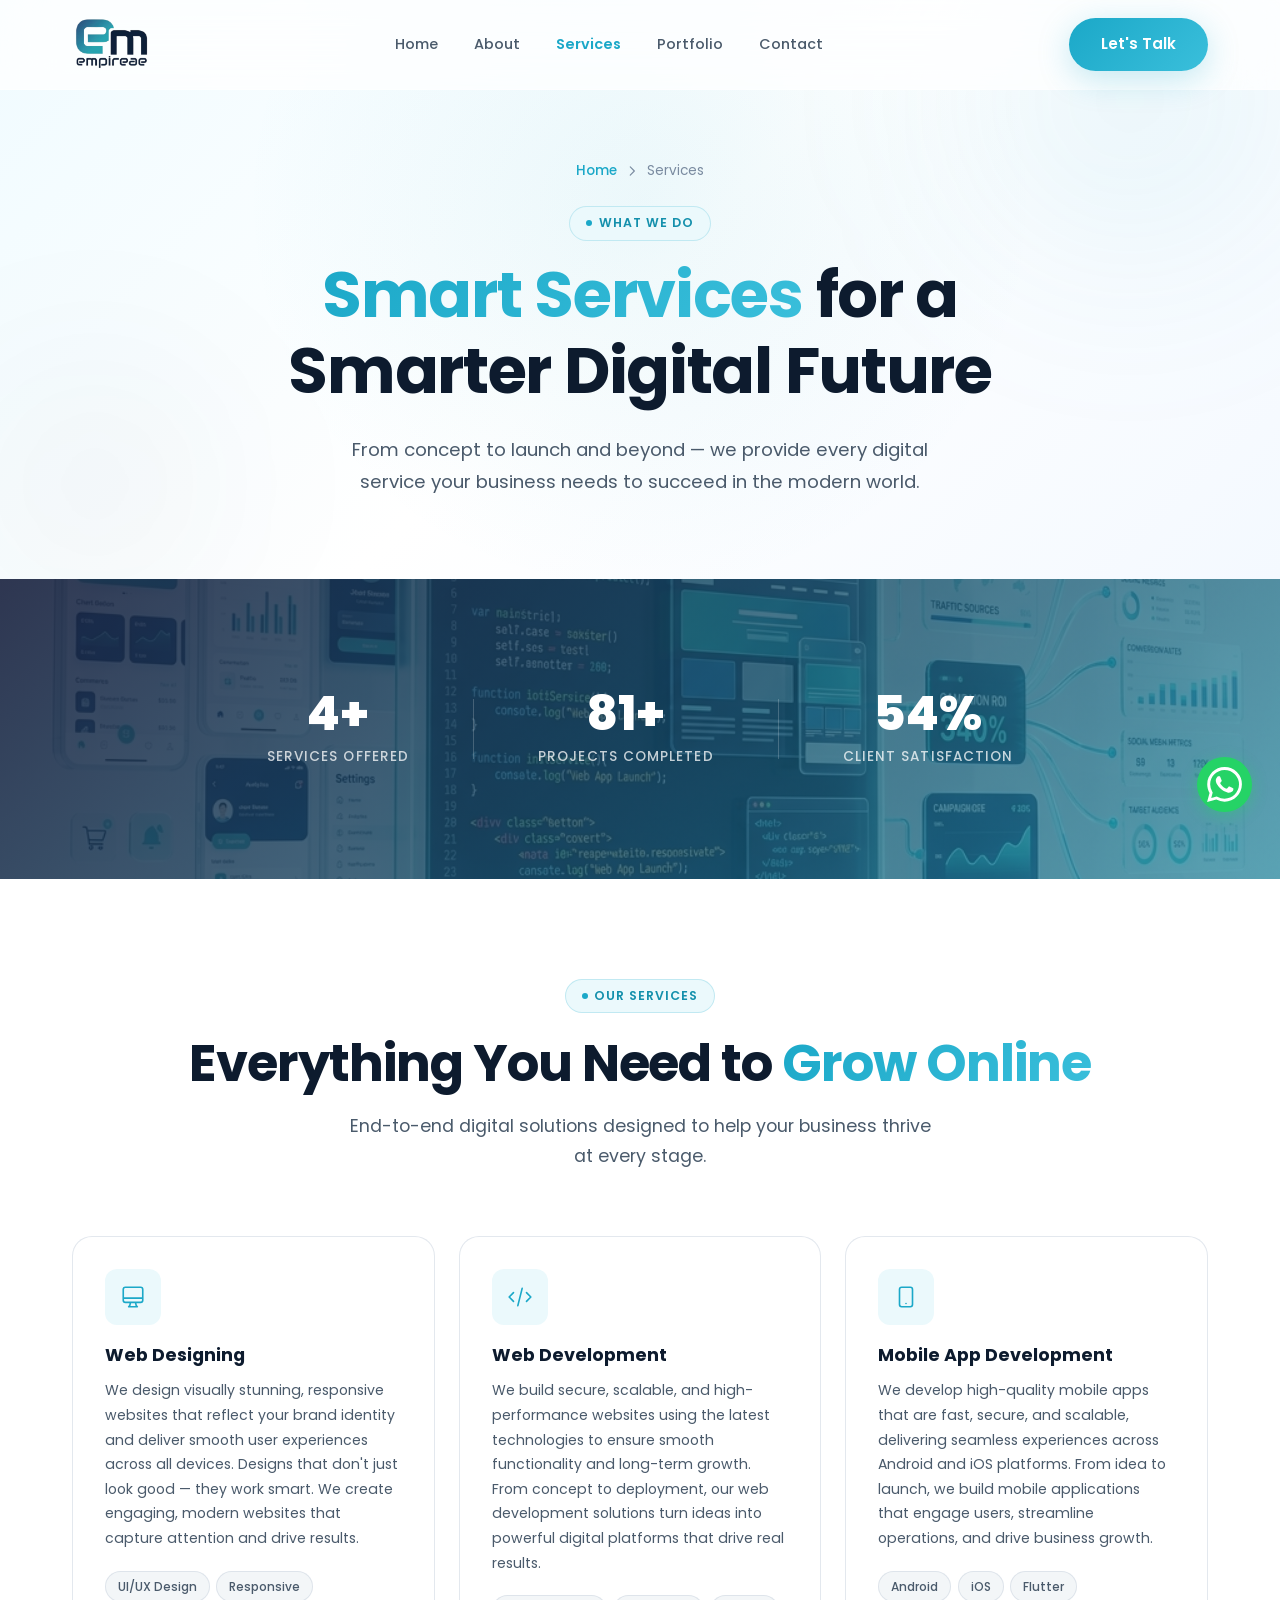
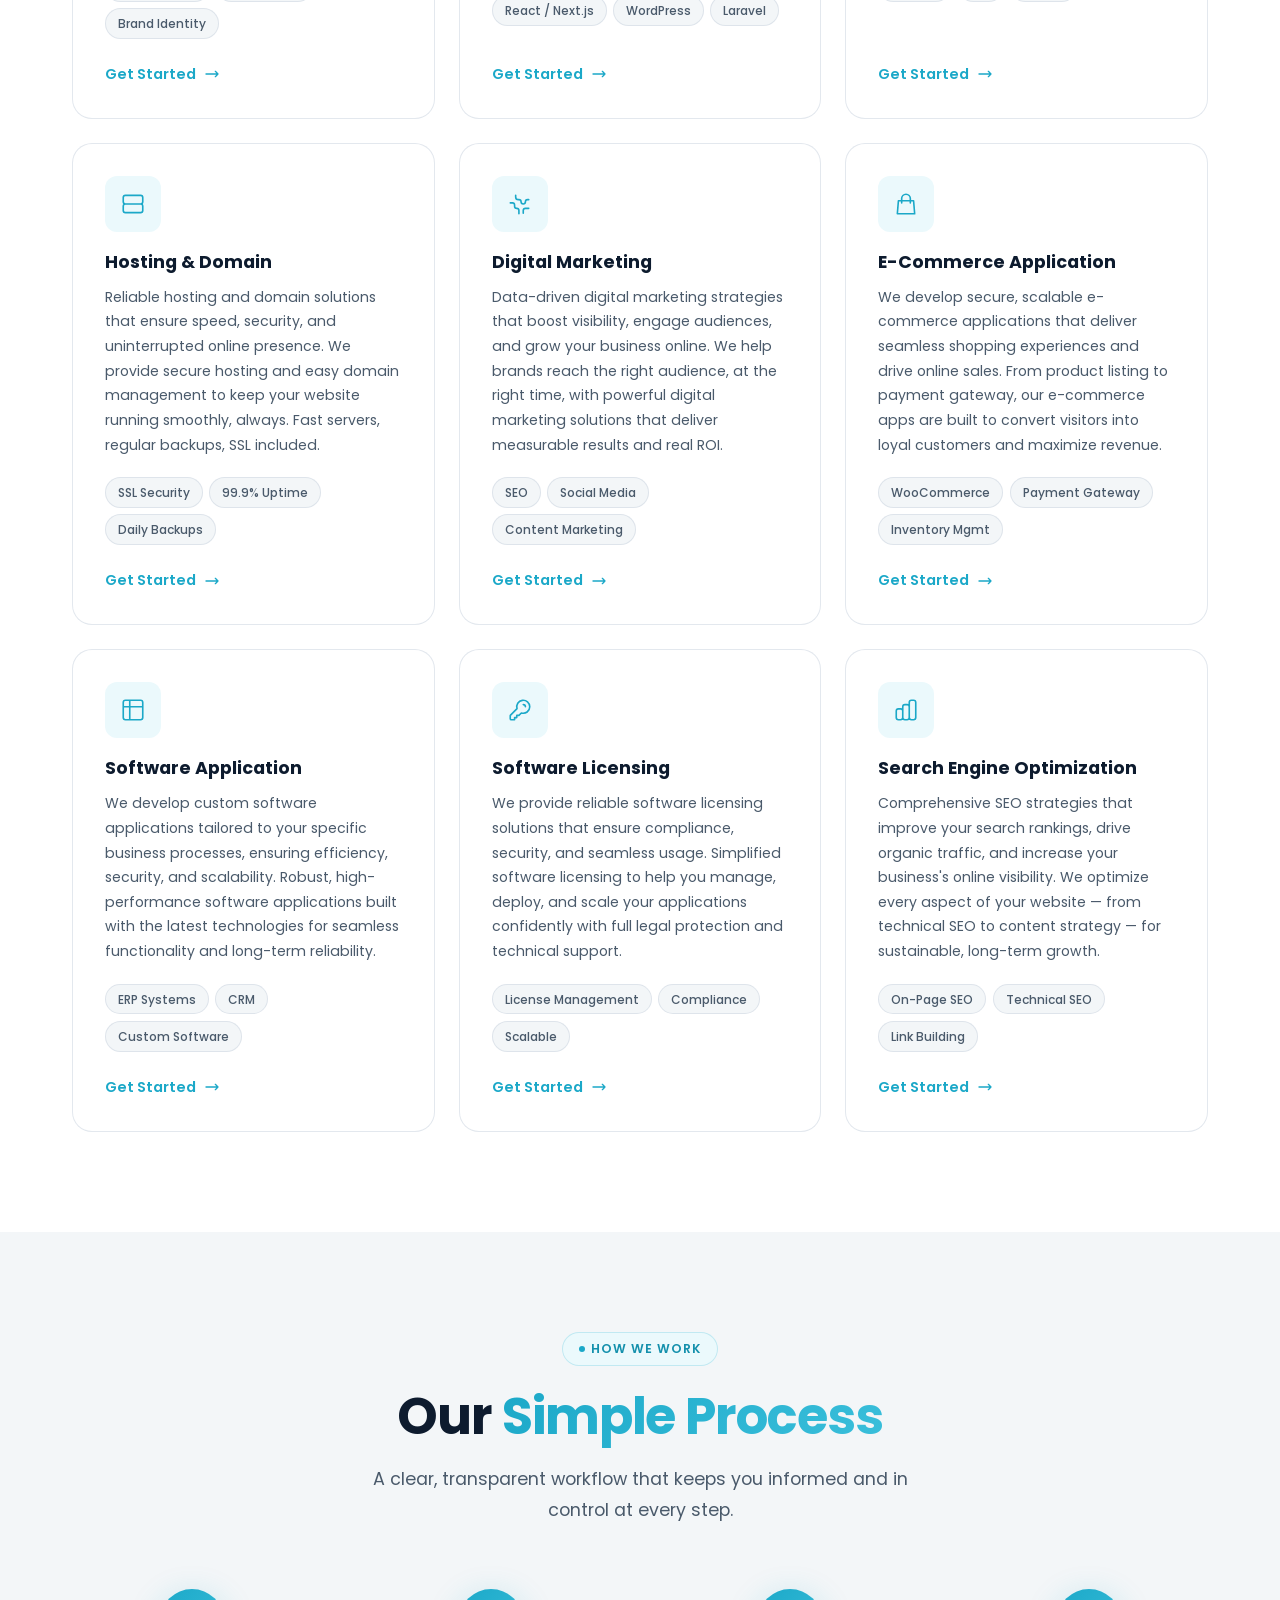
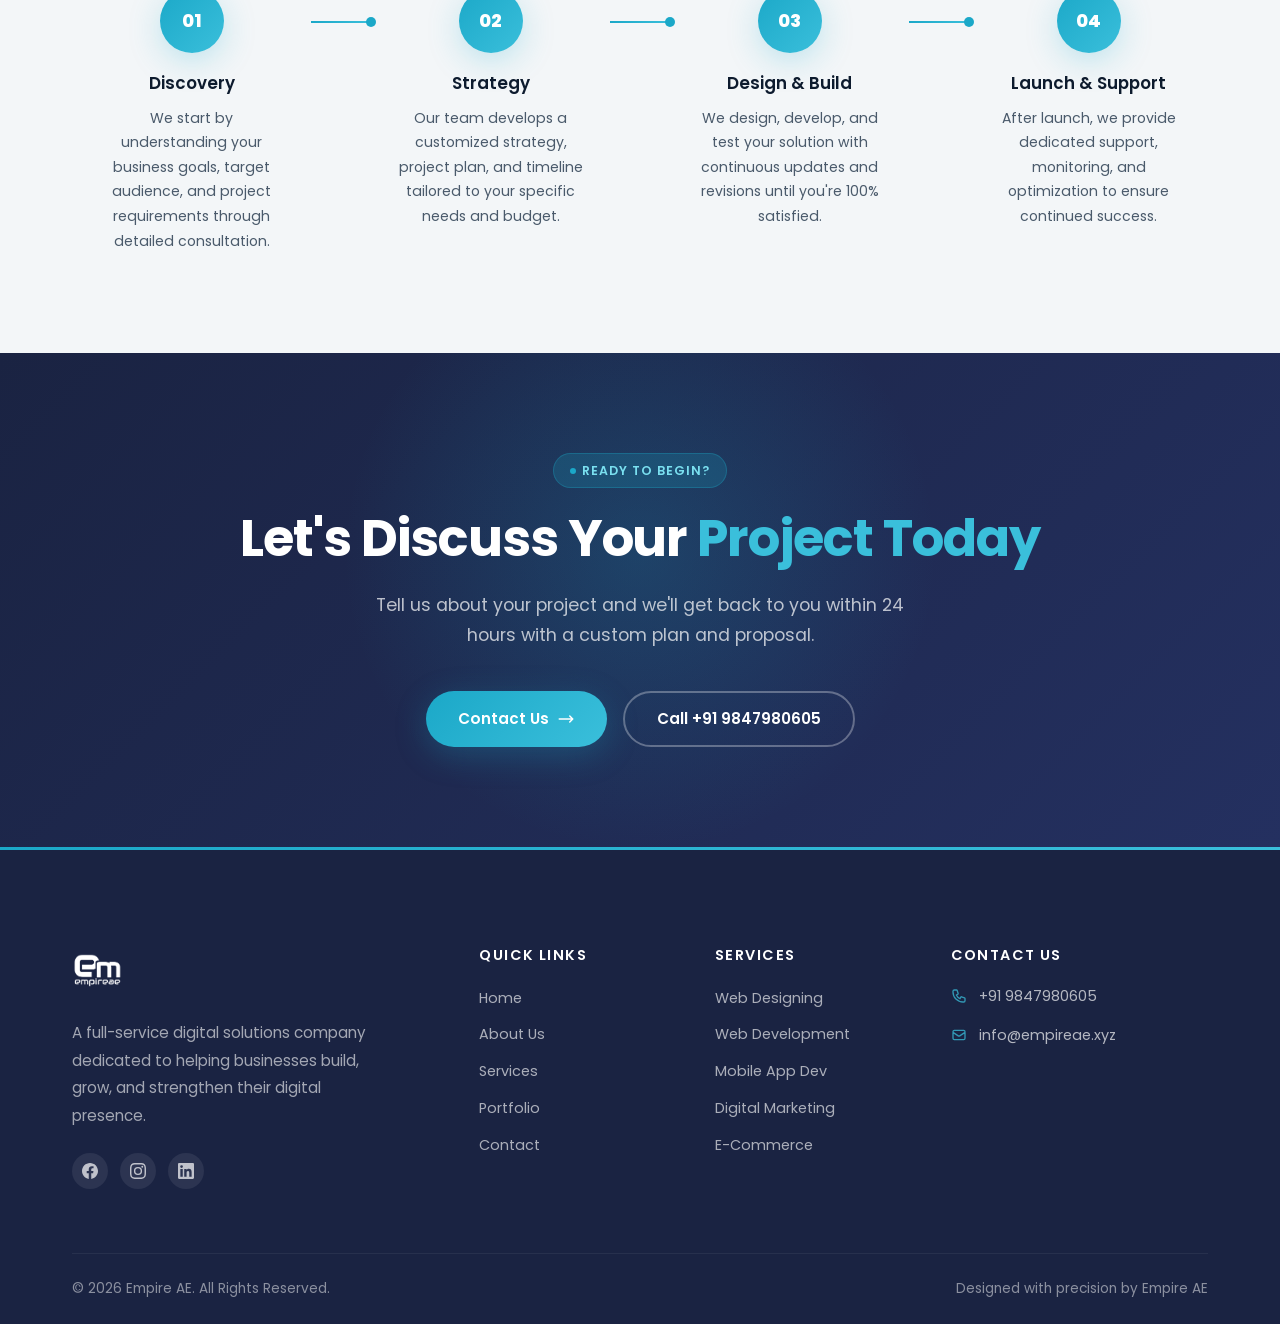
<file: services.html>
<!DOCTYPE html>
<html lang="en">
<head>
    <link rel="icon" type="image/png" href="images/logo.png">

  <meta charset="UTF-8" />
  <meta name="viewport" content="width=device-width, initial-scale=1.0" />
  <title>Services — Empire AE | Web, Mobile & Digital Marketing</title>
  <meta name="description" content="Explore Empire AE's full range of digital services: web design, web development, mobile app development, digital marketing, e-commerce, hosting, and software solutions." />
  <link rel="stylesheet" href="styles.css" />
  <link rel="stylesheet" href="animations.css" />
  <link rel="stylesheet" href="services.css" />
</head>
<body>

  <!-- NAVBAR -->
  <nav class="navbar" id="navbar">
    <div class="container">
      <a href="index.html" class="nav-logo">
        <img src="images/logo.png" alt="Empire AE Logo" />
      </a>
      <div class="nav-links">
        <a href="index.html">Home</a>
        <a href="about.html">About</a>
        <a href="services.html" class="active">Services</a>
        <a href="portfolio.html">Portfolio</a>
        <a href="contact.html">Contact</a>
      </div>
      <div class="nav-cta">
        <a href="contact.html" class="btn-primary">Let's Talk</a>
      </div>
      <button class="hamburger" id="hamburger" aria-label="Toggle menu">
        <span></span><span></span><span></span>
      </button>
    </div>
  </nav>
  <div class="mobile-menu" id="mobileMenu">
    <a href="index.html">Home</a>
    <a href="about.html">About</a>
    <a href="services.html">Services</a>
    <a href="portfolio.html">Portfolio</a>
    <a href="contact.html">Contact</a>
    <a href="contact.html" class="btn-primary">Let's Talk</a>
  </div>

  <!-- PAGE HERO -->
  <section class="page-hero services-hero">
    <div class="services-hero-blob sb1"></div>
    <div class="services-hero-blob sb2"></div>
    <div class="container" style="position:relative;z-index:1;">
      <div class="page-hero-breadcrumb fade-up">
        <a href="index.html">Home</a>
        <svg xmlns="http://www.w3.org/2000/svg" fill="none" viewBox="0 0 24 24" stroke="currentColor" width="14" height="14"><path stroke-linecap="round" stroke-linejoin="round" stroke-width="2" d="M9 5l7 7-7 7"/></svg>
        <span>Services</span>
      </div>
      <span class="label fade-up delay-1">What We Do</span>
      <h1 class="fade-up delay-2"><span class="text-gradient">Smart Services</span> for a<br />Smarter Digital Future</h1>
      <p class="fade-up delay-3">From concept to launch and beyond — we provide every digital service your business needs to succeed in the modern world.</p>
    </div>
  </section>

  <!-- SERVICES VISUAL STRIP -->
  <div class="services-image-strip fade-in">
    <img src="images/services.png" alt="Empire AE Digital Services" />
    <div class="strip-overlay">
      <div class="strip-stat"><span class="strip-num">9+</span><span class="strip-label">Services Offered</span></div>
      <div class="strip-div"></div>
      <div class="strip-stat"><span class="strip-num">150+</span><span class="strip-label">Projects Completed</span></div>
      <div class="strip-div"></div>
      <div class="strip-stat"><span class="strip-num">100%</span><span class="strip-label">Client Satisfaction</span></div>
    </div>
  </div>

  <!-- ALL SERVICES -->
  <section class="section all-services">
    <div class="container">
      <div class="section-header fade-up">
        <span class="label">Our Services</span>
        <h2>Everything You Need to <span class="text-gradient">Grow Online</span></h2>
        <p>End-to-end digital solutions designed to help your business thrive at every stage.</p>
      </div>

      <!-- Service Cards -->
      <div class="services-full-grid">

        <div class="service-card-full fade-up delay-1">
          <div class="scf-icon">
            <svg xmlns="http://www.w3.org/2000/svg" fill="none" viewBox="0 0 24 24" stroke="currentColor"><path stroke-linecap="round" stroke-linejoin="round" stroke-width="1.5" d="M9.75 17L9 20l-1 1h8l-1-1-.75-3M3 13h18M5 17h14a2 2 0 002-2V5a2 2 0 00-2-2H5a2 2 0 00-2 2v10a2 2 0 002 2z"/></svg>
          </div>
          <div class="scf-content">
            <h3>Web Designing</h3>
            <p>We design visually stunning, responsive websites that reflect your brand identity and deliver smooth user experiences across all devices. Designs that don't just look good — they work smart. We create engaging, modern websites that capture attention and drive results.</p>
            <div class="scf-tags">
              <span>UI/UX Design</span><span>Responsive</span><span>Brand Identity</span>
            </div>
          </div>
          <a href="contact.html" class="scf-cta">Get Started
            <svg xmlns="http://www.w3.org/2000/svg" fill="none" viewBox="0 0 24 24" stroke="currentColor" width="16" height="16"><path stroke-linecap="round" stroke-linejoin="round" stroke-width="2" d="M17 8l4 4m0 0l-4 4m4-4H3"/></svg>
          </a>
        </div>

        <div class="service-card-full fade-up delay-2">
          <div class="scf-icon">
            <svg xmlns="http://www.w3.org/2000/svg" fill="none" viewBox="0 0 24 24" stroke="currentColor"><path stroke-linecap="round" stroke-linejoin="round" stroke-width="1.5" d="M10 20l4-16m4 4l4 4-4 4M6 16l-4-4 4-4"/></svg>
          </div>
          <div class="scf-content">
            <h3>Web Development</h3>
            <p>We build secure, scalable, and high-performance websites using the latest technologies to ensure smooth functionality and long-term growth. From concept to deployment, our web development solutions turn ideas into powerful digital platforms that drive real results.</p>
            <div class="scf-tags">
              <span>React / Next.js</span><span>WordPress</span><span>Laravel</span>
            </div>
          </div>
          <a href="contact.html" class="scf-cta">Get Started
            <svg xmlns="http://www.w3.org/2000/svg" fill="none" viewBox="0 0 24 24" stroke="currentColor" width="16" height="16"><path stroke-linecap="round" stroke-linejoin="round" stroke-width="2" d="M17 8l4 4m0 0l-4 4m4-4H3"/></svg>
          </a>
        </div>

        <div class="service-card-full fade-up delay-3">
          <div class="scf-icon">
            <svg xmlns="http://www.w3.org/2000/svg" fill="none" viewBox="0 0 24 24" stroke="currentColor"><path stroke-linecap="round" stroke-linejoin="round" stroke-width="1.5" d="M12 18h.01M8 21h8a2 2 0 002-2V5a2 2 0 00-2-2H8a2 2 0 00-2 2v14a2 2 0 002 2z"/></svg>
          </div>
          <div class="scf-content">
            <h3>Mobile App Development</h3>
            <p>We develop high-quality mobile apps that are fast, secure, and scalable, delivering seamless experiences across Android and iOS platforms. From idea to launch, we build mobile applications that engage users, streamline operations, and drive business growth.</p>
            <div class="scf-tags">
              <span>Android</span><span>iOS</span><span>Flutter</span>
            </div>
          </div>
          <a href="contact.html" class="scf-cta">Get Started
            <svg xmlns="http://www.w3.org/2000/svg" fill="none" viewBox="0 0 24 24" stroke="currentColor" width="16" height="16"><path stroke-linecap="round" stroke-linejoin="round" stroke-width="2" d="M17 8l4 4m0 0l-4 4m4-4H3"/></svg>
          </a>
        </div>

        <div class="service-card-full fade-up delay-1">
          <div class="scf-icon">
            <svg xmlns="http://www.w3.org/2000/svg" fill="none" viewBox="0 0 24 24" stroke="currentColor"><path stroke-linecap="round" stroke-linejoin="round" stroke-width="1.5" d="M5 12h14M5 12a2 2 0 01-2-2V6a2 2 0 012-2h14a2 2 0 012 2v4a2 2 0 01-2 2M5 12a2 2 0 00-2 2v4a2 2 0 002 2h14a2 2 0 002-2v-4a2 2 0 00-2-2"/></svg>
          </div>
          <div class="scf-content">
            <h3>Hosting & Domain</h3>
            <p>Reliable hosting and domain solutions that ensure speed, security, and uninterrupted online presence. We provide secure hosting and easy domain management to keep your website running smoothly, always. Fast servers, regular backups, SSL included.</p>
            <div class="scf-tags">
              <span>SSL Security</span><span>99.9% Uptime</span><span>Daily Backups</span>
            </div>
          </div>
          <a href="contact.html" class="scf-cta">Get Started
            <svg xmlns="http://www.w3.org/2000/svg" fill="none" viewBox="0 0 24 24" stroke="currentColor" width="16" height="16"><path stroke-linecap="round" stroke-linejoin="round" stroke-width="2" d="M17 8l4 4m0 0l-4 4m4-4H3"/></svg>
          </a>
        </div>

        <div class="service-card-full fade-up delay-2">
          <div class="scf-icon">
            <svg xmlns="http://www.w3.org/2000/svg" fill="none" viewBox="0 0 24 24" stroke="currentColor"><path stroke-linecap="round" stroke-linejoin="round" stroke-width="1.5" d="M3.055 11H5a2 2 0 012 2v1a2 2 0 002 2 2 2 0 012 2v2.945M8 3.935V5.5A2.5 2.5 0 0010.5 8h.5a2 2 0 012 2 2 2 0 104 0 2 2 0 012-2h1.064M15 20.488V18a2 2 0 012-2h3.064"/></svg>
          </div>
          <div class="scf-content">
            <h3>Digital Marketing</h3>
            <p>Data-driven digital marketing strategies that boost visibility, engage audiences, and grow your business online. We help brands reach the right audience, at the right time, with powerful digital marketing solutions that deliver measurable results and real ROI.</p>
            <div class="scf-tags">
              <span>SEO</span><span>Social Media</span><span>Content Marketing</span>
            </div>
          </div>
          <a href="contact.html" class="scf-cta">Get Started
            <svg xmlns="http://www.w3.org/2000/svg" fill="none" viewBox="0 0 24 24" stroke="currentColor" width="16" height="16"><path stroke-linecap="round" stroke-linejoin="round" stroke-width="2" d="M17 8l4 4m0 0l-4 4m4-4H3"/></svg>
          </a>
        </div>

        <div class="service-card-full fade-up delay-3">
          <div class="scf-icon">
            <svg xmlns="http://www.w3.org/2000/svg" fill="none" viewBox="0 0 24 24" stroke="currentColor"><path stroke-linecap="round" stroke-linejoin="round" stroke-width="1.5" d="M16 11V7a4 4 0 00-8 0v4M5 9h14l1 12H4L5 9z"/></svg>
          </div>
          <div class="scf-content">
            <h3>E-Commerce Application</h3>
            <p>We develop secure, scalable e-commerce applications that deliver seamless shopping experiences and drive online sales. From product listing to payment gateway, our e-commerce apps are built to convert visitors into loyal customers and maximize revenue.</p>
            <div class="scf-tags">
              <span>WooCommerce</span><span>Payment Gateway</span><span>Inventory Mgmt</span>
            </div>
          </div>
          <a href="contact.html" class="scf-cta">Get Started
            <svg xmlns="http://www.w3.org/2000/svg" fill="none" viewBox="0 0 24 24" stroke="currentColor" width="16" height="16"><path stroke-linecap="round" stroke-linejoin="round" stroke-width="2" d="M17 8l4 4m0 0l-4 4m4-4H3"/></svg>
          </a>
        </div>

        <div class="service-card-full fade-up delay-1">
          <div class="scf-icon">
            <svg xmlns="http://www.w3.org/2000/svg" fill="none" viewBox="0 0 24 24" stroke="currentColor"><path stroke-linecap="round" stroke-linejoin="round" stroke-width="1.5" d="M9 3H5a2 2 0 00-2 2v4m6-6h10a2 2 0 012 2v4M9 3v18m0 0h10a2 2 0 002-2V9M9 21H5a2 2 0 01-2-2V9m0 0h18"/></svg>
          </div>
          <div class="scf-content">
            <h3>Software Application</h3>
            <p>We develop custom software applications tailored to your specific business processes, ensuring efficiency, security, and scalability. Robust, high-performance software applications built with the latest technologies for seamless functionality and long-term reliability.</p>
            <div class="scf-tags">
              <span>ERP Systems</span><span>CRM</span><span>Custom Software</span>
            </div>
          </div>
          <a href="contact.html" class="scf-cta">Get Started
            <svg xmlns="http://www.w3.org/2000/svg" fill="none" viewBox="0 0 24 24" stroke="currentColor" width="16" height="16"><path stroke-linecap="round" stroke-linejoin="round" stroke-width="2" d="M17 8l4 4m0 0l-4 4m4-4H3"/></svg>
          </a>
        </div>

        <div class="service-card-full fade-up delay-2">
          <div class="scf-icon">
            <svg xmlns="http://www.w3.org/2000/svg" fill="none" viewBox="0 0 24 24" stroke="currentColor"><path stroke-linecap="round" stroke-linejoin="round" stroke-width="1.5" d="M15 7a2 2 0 012 2m4 0a6 6 0 01-7.743 5.743L11 17H9v2H7v2H4a1 1 0 01-1-1v-2.586a1 1 0 01.293-.707l5.964-5.964A6 6 0 1121 9z"/></svg>
          </div>
          <div class="scf-content">
            <h3>Software Licensing</h3>
            <p>We provide reliable software licensing solutions that ensure compliance, security, and seamless usage. Simplified software licensing to help you manage, deploy, and scale your applications confidently with full legal protection and technical support.</p>
            <div class="scf-tags">
              <span>License Management</span><span>Compliance</span><span>Scalable</span>
            </div>
          </div>
          <a href="contact.html" class="scf-cta">Get Started
            <svg xmlns="http://www.w3.org/2000/svg" fill="none" viewBox="0 0 24 24" stroke="currentColor" width="16" height="16"><path stroke-linecap="round" stroke-linejoin="round" stroke-width="2" d="M17 8l4 4m0 0l-4 4m4-4H3"/></svg>
          </a>
        </div>

        <div class="service-card-full fade-up delay-3">
          <div class="scf-icon">
            <svg xmlns="http://www.w3.org/2000/svg" fill="none" viewBox="0 0 24 24" stroke="currentColor"><path stroke-linecap="round" stroke-linejoin="round" stroke-width="1.5" d="M9 19v-6a2 2 0 00-2-2H5a2 2 0 00-2 2v6a2 2 0 002 2h2a2 2 0 002-2zm0 0V9a2 2 0 012-2h2a2 2 0 012 2v10m-6 0a2 2 0 002 2h2a2 2 0 002-2m0 0V5a2 2 0 012-2h2a2 2 0 012 2v14a2 2 0 01-2 2h-2a2 2 0 01-2-2z"/></svg>
          </div>
          <div class="scf-content">
            <h3>Search Engine Optimization</h3>
            <p>Comprehensive SEO strategies that improve your search rankings, drive organic traffic, and increase your business's online visibility. We optimize every aspect of your website — from technical SEO to content strategy — for sustainable, long-term growth.</p>
            <div class="scf-tags">
              <span>On-Page SEO</span><span>Technical SEO</span><span>Link Building</span>
            </div>
          </div>
          <a href="contact.html" class="scf-cta">Get Started
            <svg xmlns="http://www.w3.org/2000/svg" fill="none" viewBox="0 0 24 24" stroke="currentColor" width="16" height="16"><path stroke-linecap="round" stroke-linejoin="round" stroke-width="2" d="M17 8l4 4m0 0l-4 4m4-4H3"/></svg>
          </a>
        </div>

      </div>
    </div>
  </section>

  <!-- PROCESS -->
  <section class="section process-section">
    <div class="process-bg"></div>
    <div class="container" style="position:relative;z-index:1;">
      <div class="section-header fade-up">
        <span class="label">How We Work</span>
        <h2>Our <span class="text-gradient">Simple Process</span></h2>
        <p>A clear, transparent workflow that keeps you informed and in control at every step.</p>
      </div>
      <div class="process-steps">
        <div class="process-step fade-up delay-1">
          <div class="process-step-num">01</div>
          <h4>Discovery</h4>
          <p>We start by understanding your business goals, target audience, and project requirements through detailed consultation.</p>
        </div>
        <div class="process-connector"></div>
        <div class="process-step fade-up delay-2">
          <div class="process-step-num">02</div>
          <h4>Strategy</h4>
          <p>Our team develops a customized strategy, project plan, and timeline tailored to your specific needs and budget.</p>
        </div>
        <div class="process-connector"></div>
        <div class="process-step fade-up delay-3">
          <div class="process-step-num">03</div>
          <h4>Design & Build</h4>
          <p>We design, develop, and test your solution with continuous updates and revisions until you're 100% satisfied.</p>
        </div>
        <div class="process-connector"></div>
        <div class="process-step fade-up delay-4">
          <div class="process-step-num">04</div>
          <h4>Launch & Support</h4>
          <p>After launch, we provide dedicated support, monitoring, and optimization to ensure continued success.</p>
        </div>
      </div>
    </div>
  </section>

  <!-- CTA -->
  <section class="cta-section">
    <div class="container" style="position:relative;z-index:1;">
      <span class="label" style="background:rgba(27,168,200,0.2);color:#7AE0F0;border-color:rgba(27,168,200,0.3);">Ready to Begin?</span>
      <h2 style="margin-top:1.25rem">Let's Discuss Your <span style="color:var(--teal-light)">Project Today</span></h2>
      <p>Tell us about your project and we'll get back to you within 24 hours with a custom plan and proposal.</p>
      <div class="cta-buttons">
        <a href="contact.html" class="btn-primary">Contact Us
          <svg xmlns="http://www.w3.org/2000/svg" fill="none" viewBox="0 0 24 24" stroke="currentColor" width="18" height="18"><path stroke-linecap="round" stroke-linejoin="round" stroke-width="2" d="M17 8l4 4m0 0l-4 4m4-4H3"/></svg>
        </a>
        <a href="tel:919847980605" class="btn-secondary">Call +91 9847980605</a>
      </div>
    </div>
  </section>

  <!-- FOOTER -->
  <footer class="footer">
    <div class="container">
      <div class="footer-grid">
        <div class="footer-brand">
          <img src="images/logo.png" alt="Empire AE" />
          <p>A full-service digital solutions company dedicated to helping businesses build, grow, and strengthen their digital presence.</p>
          <div class="social-links" style="margin-top:1.5rem">
            <a href="#" class="social-link" aria-label="Facebook"><svg xmlns="http://www.w3.org/2000/svg" viewBox="0 0 24 24" fill="currentColor"><path d="M24 12.073c0-6.627-5.373-12-12-12s-12 5.373-12 12c0 5.99 4.388 10.954 10.125 11.854v-8.385H7.078v-3.47h3.047V9.43c0-3.007 1.792-4.669 4.533-4.669 1.312 0 2.686.235 2.686.235v2.953H15.83c-1.491 0-1.956.925-1.956 1.874v2.25h3.328l-.532 3.47h-2.796v8.385C19.612 23.027 24 18.062 24 12.073z"/></svg></a>
            <a href="#" class="social-link" aria-label="Instagram"><svg xmlns="http://www.w3.org/2000/svg" viewBox="0 0 24 24" fill="currentColor"><path d="M12 2.163c3.204 0 3.584.012 4.85.07 3.252.148 4.771 1.691 4.919 4.919.058 1.265.069 1.645.069 4.849 0 3.205-.012 3.584-.069 4.849-.149 3.225-1.664 4.771-4.919 4.919-1.266.058-1.644.07-4.85.07-3.204 0-3.584-.012-4.849-.07-3.26-.149-4.771-1.699-4.919-4.92-.058-1.265-.07-1.644-.07-4.849 0-3.204.013-3.583.07-4.849.149-3.227 1.664-4.771 4.919-4.919 1.266-.057 1.645-.069 4.849-.069zM12 0C8.741 0 8.333.014 7.053.072 2.695.272.273 2.69.073 7.052.014 8.333 0 8.741 0 12c0 3.259.014 3.668.072 4.948.2 4.358 2.618 6.78 6.98 6.98C8.333 23.986 8.741 24 12 24c3.259 0 3.668-.014 4.948-.072 4.354-.2 6.782-2.618 6.979-6.98.059-1.28.073-1.689.073-4.948 0-3.259-.014-3.667-.072-4.947-.196-4.354-2.617-6.78-6.979-6.98C15.668.014 15.259 0 12 0zm0 5.838a6.162 6.162 0 100 12.324 6.162 6.162 0 000-12.324zM12 16a4 4 0 110-8 4 4 0 010 8zm6.406-11.845a1.44 1.44 0 100 2.881 1.44 1.44 0 000-2.881z"/></svg></a>
            <a href="#" class="social-link" aria-label="LinkedIn"><svg xmlns="http://www.w3.org/2000/svg" viewBox="0 0 24 24" fill="currentColor"><path d="M20.447 20.452h-3.554v-5.569c0-1.328-.027-3.037-1.852-3.037-1.853 0-2.136 1.445-2.136 2.939v5.667H9.351V9h3.414v1.561h.046c.477-.9 1.637-1.85 3.37-1.85 3.601 0 4.267 2.37 4.267 5.455v6.286zM5.337 7.433a2.062 2.062 0 01-2.063-2.065 2.064 2.064 0 112.063 2.065zm1.782 13.019H3.555V9h3.564v11.452zM22.225 0H1.771C.792 0 0 .774 0 1.729v20.542C0 23.227.792 24 1.771 24h20.451C23.2 24 24 23.227 24 22.271V1.729C24 .774 23.2 0 22.222 0h.003z"/></svg></a>
          </div>
        </div>
        <div class="footer-col">
          <h5>Quick Links</h5>
          <ul>
            <li><a href="index.html">Home</a></li>
            <li><a href="about.html">About Us</a></li>
            <li><a href="services.html">Services</a></li>
            <li><a href="portfolio.html">Portfolio</a></li>
            <li><a href="contact.html">Contact</a></li>
          </ul>
        </div>
        <div class="footer-col">
          <h5>Services</h5>
          <ul>
            <li><a href="services.html">Web Designing</a></li>
            <li><a href="services.html">Web Development</a></li>
            <li><a href="services.html">Mobile App Dev</a></li>
            <li><a href="services.html">Digital Marketing</a></li>
            <li><a href="services.html">E-Commerce</a></li>
          </ul>
        </div>
        <div class="footer-col">
          <h5>Contact Us</h5>
          <div class="footer-contact-item">
            <svg xmlns="http://www.w3.org/2000/svg" fill="none" viewBox="0 0 24 24" stroke="currentColor"><path stroke-linecap="round" stroke-linejoin="round" stroke-width="2" d="M3 5a2 2 0 012-2h3.28a1 1 0 01.948.684l1.498 4.493a1 1 0 01-.502 1.21l-2.257 1.13a11.042 11.042 0 005.516 5.516l1.13-2.257a1 1 0 011.21-.502l4.493 1.498a1 1 0 01.684.949V19a2 2 0 01-2 2h-1C9.716 21 3 14.284 3 6V5z"/></svg>
            <span>+91 9847980605</span>
          </div>
          <div class="footer-contact-item">
            <svg xmlns="http://www.w3.org/2000/svg" fill="none" viewBox="0 0 24 24" stroke="currentColor"><path stroke-linecap="round" stroke-linejoin="round" stroke-width="2" d="M3 8l7.89 5.26a2 2 0 002.22 0L21 8M5 19h14a2 2 0 002-2V7a2 2 0 00-2-2H5a2 2 0 00-2 2v10a2 2 0 002 2z"/></svg>
            <span>info@empireae.xyz</span>
          </div>
        </div>
      </div>
      <div class="footer-bottom">
        <span>© 2026 Empire AE. All Rights Reserved.</span>
        <span>Designed with precision by Empire AE</span>
      </div>
    </div>
  </footer>

    <a href="https://wa.me/919847980605" target="_blank" rel="noopener" class="wa-btn" aria-label="Chat on WhatsApp">
    <svg xmlns="http://www.w3.org/2000/svg" viewBox="0 0 24 24" fill="white" width="35" height="35"><path d="M17.472 14.382c-.297-.149-1.758-.867-2.03-.967-.273-.099-.471-.148-.67.15-.197.297-.767.966-.94 1.164-.173.199-.347.223-.644.075-.297-.15-1.255-.463-2.39-1.475-.878-.788-1.472-1.761-1.645-2.059-.173-.298-.018-.458.13-.606.134-.133.298-.347.446-.52.149-.174.198-.298.298-.497.099-.198.05-.371-.025-.52-.075-.149-.669-1.612-.916-2.207-.242-.579-.487-.5-.669-.51a12.8 12.8 0 00-.57-.01c-.198 0-.52.074-.792.372-.272.297-1.04 1.016-1.04 2.479 0 1.462 1.065 2.875 1.213 3.074.149.198 2.096 3.2 5.077 4.487.709.306 1.262.489 1.694.625.712.227 1.36.195 1.871.118.571-.085 1.758-.719 2.006-1.413.248-.694.248-1.289.173-1.413-.074-.124-.272-.198-.57-.347m-5.421 7.403h-.004a9.87 9.87 0 01-5.031-1.378l-.361-.214-3.741.982.998-3.648-.235-.374a9.86 9.86 0 01-1.51-5.26c.001-5.45 4.436-9.884 9.888-9.884 2.64 0 5.122 1.03 6.988 2.898a9.825 9.825 0 012.893 6.994c-.003 5.45-4.437 9.884-9.885 9.884m8.413-18.297A11.815 11.815 0 0012.05 0C5.495 0 .16 5.335.157 11.892c0 2.096.547 4.142 1.588 5.945L.057 24l6.305-1.654a11.882 11.882 0 005.683 1.448h.005c6.554 0 11.89-5.335 11.893-11.893a11.821 11.821 0 00-3.48-8.413z"/></svg>
  </a>
  <button id="scrollTopBtn" class="scroll-top" aria-label="Scroll to top">
    <svg xmlns="http://www.w3.org/2000/svg" fill="none" viewBox="0 0 24 24" stroke="currentColor" width="24" height="24"><path stroke-linecap="round" stroke-linejoin="round" stroke-width="2" d="M5 10l7-7m0 0l7 7m-7-7v18"/></svg>
  </button>
  <script src="main.js"></script>
</body>
</html>
</file>
<file: styles.css>
/* ============================================
   EMPIRE AE — GLOBAL DESIGN SYSTEM
   Color: Teal #1BA8C8 + Dark Navy #1A2342
   ============================================ */

@import url('https://fonts.googleapis.com/css2?family=Inter:wght@300;400;500;600;700;800;900&family=Poppins:wght@300;400;500;600;700;800;900&display=swap');

/* ─── CSS Custom Properties ─── */
:root {
  --teal: #1BA8C8;
  --teal-light: #3ABFDB;
  --teal-dark: #1490AC;
  --teal-pale: #EBF9FC;
  --teal-glow: rgba(27, 168, 200, 0.15);
  --navy: #1A2342;
  --navy-mid: #243060;
  --navy-light: #3A4A7A;
  --white: #FFFFFF;
  --off-white: #F8FAFB;
  --grey-50: #F3F6F8;
  --grey-100: #E8EDF2;
  --grey-200: #D0D9E3;
  --grey-300: #A8B5C5;
  --grey-400: #7A8BA0;
  --grey-500: #556475;
  --grey-600: #3D4F62;
  --text-primary: #0D1B2E;
  --text-secondary: #4A5A6B;
  --text-muted: #7A8BA0;
  --gradient-hero: linear-gradient(135deg, #F0FBFF 0%, #FFFFFF 50%, #F4F9FF 100%);
  --gradient-teal: linear-gradient(135deg, #1BA8C8 0%, #3ABFDB 100%);
  --gradient-navy: linear-gradient(135deg, #1A2342 0%, #243060 100%);
  --gradient-subtle: linear-gradient(180deg, #FFFFFF 0%, #F0FBFF 100%);
  --shadow-sm: 0 1px 3px rgba(26, 35, 66, 0.08), 0 1px 2px rgba(26, 35, 66, 0.06);
  --shadow-md: 0 4px 16px rgba(26, 35, 66, 0.10), 0 2px 4px rgba(26, 35, 66, 0.06);
  --shadow-lg: 0 10px 40px rgba(26, 35, 66, 0.12), 0 4px 16px rgba(26, 35, 66, 0.08);
  --shadow-xl: 0 20px 60px rgba(26, 35, 66, 0.15), 0 8px 24px rgba(26, 35, 66, 0.10);
  --shadow-teal: 0 8px 32px rgba(27, 168, 200, 0.25);
  --border-light: 1px solid rgba(208, 217, 227, 0.6);
  --border-teal: 1px solid rgba(27, 168, 200, 0.3);
  --radius-sm: 8px;
  --radius-md: 12px;
  --radius-lg: 20px;
  --radius-xl: 28px;
  --radius-full: 999px;
  --transition: all 0.3s cubic-bezier(0.4, 0, 0.2, 1);
  --transition-fast: all 0.15s cubic-bezier(0.4, 0, 0.2, 1);
  --transition-slow: all 0.5s cubic-bezier(0.4, 0, 0.2, 1);
  --font-primary: 'Poppins', 'Inter', system-ui, sans-serif;
  --font-secondary: 'Inter', system-ui, sans-serif;
  --nav-height: 76px;
}

/* ─── Reset & Base ─── */
*, *::before, *::after { box-sizing: border-box; margin: 0; padding: 0; }
html {
  scroll-behavior: smooth; font-size: 16px; -webkit-font-smoothing: antialiased;
  overflow-x: hidden;
  max-width: 100vw;
}
body {
  font-family: var(--font-primary);
  color: var(--text-primary);
  background: var(--white);
  line-height: 1.6;
  overflow-x: hidden;
  width: 100%;
}
img { max-width: 100%; height: auto; display: block; }
a { text-decoration: none; color: inherit; }
ul { list-style: none; }
button { font-family: inherit; cursor: pointer; border: none; outline: none; }
input, textarea, select { font-family: inherit; outline: none; }

/* ─── Typography ─── */
h1, h2, h3, h4, h5, h6 { font-weight: 700; line-height: 1.2; color: var(--text-primary); }
h1 { font-size: clamp(2.5rem, 5vw, 4.5rem); letter-spacing: -0.02em; }
h2 { font-size: clamp(2rem, 4vw, 3.2rem); letter-spacing: -0.02em; }
h3 { font-size: clamp(1.3rem, 2.5vw, 1.75rem); }
h4 { font-size: 1.25rem; font-weight: 600; }
p { color: var(--text-secondary); line-height: 1.75; }

/* ─── Layout ─── */
.container { max-width: 1200px; margin: 0 auto; padding: 0 2rem; }
.section { padding: 100px 0; }
.section-sm { padding: 60px 0; }

/* ─── Navbar ─── */
.navbar {
  position: fixed;
  top: 0; left: 0; right: 0;
  z-index: 1000;
  height: clamp(80px, 10vh, 100px); /* Taller navbar */
  display: flex;
  align-items: center;
  background: rgba(255, 255, 255, 0.75);
  backdrop-filter: blur(24px);
  -webkit-backdrop-filter: blur(24px);
  border-bottom: 1px solid rgba(255, 255, 255, 0.3);
  transition: all 0.4s cubic-bezier(0.4, 0, 0.2, 1);
  animation: slideDownNav 0.8s cubic-bezier(0.4, 0, 0.2, 1) forwards;
}
@keyframes slideDownNav {
  from { transform: translateY(-100%); opacity: 0; }
  to { transform: translateY(0); opacity: 1; }
}
.navbar.scrolled {
  background: rgba(255, 255, 255, 0.9);
  box-shadow: 0 4px 30px rgba(27, 168, 200, 0.15);
  border-bottom-color: rgba(27, 168, 200, 0.1);
  height: clamp(70px, 8vh, 85px);
}
.navbar .container {
  display: flex;
  align-items: center;
  justify-content: space-between;
  width: 100%;
}
.nav-logo { display: flex; align-items: center; gap: 0.6rem; transition: var(--transition); }
.nav-logo:hover { opacity: 0.8; }
.nav-logo img { height: clamp(60px, 6vw, 75px); width: auto; max-height: 80%; }
.nav-links {
  display: flex;
  align-items: center;
  gap: 0.25rem;
}
.nav-links a {
  padding: 0.5rem 1rem;
  font-size: 0.9rem;
  font-weight: 500;
  color: var(--text-secondary);
  border-radius: var(--radius-full);
  transition: var(--transition);
  position: relative;
}
.nav-links a::after {
  content: '';
  position: absolute;
  bottom: 0; left: 50%;
  width: 0; height: 2px;
  background: var(--teal);
  transform: translateX(-50%);
  transition: var(--transition);
  border-radius: var(--radius-full);
}
.nav-links a:hover { color: var(--teal); }
.nav-links a:hover::after { width: 60%; }
.nav-links a.active { color: var(--teal); font-weight: 600; }
.nav-cta {
  display: flex; align-items: center; gap: 1rem;
}
.hamburger {
  display: none;
  flex-direction: column;
  gap: 5px;
  cursor: pointer;
  padding: 4px;
}
.hamburger span {
  width: 24px; height: 2px;
  background: var(--navy);
  border-radius: 2px;
  transition: var(--transition);
}
.hamburger.open span:nth-child(1) { transform: rotate(45deg) translate(5px, 5px); }
.hamburger.open span:nth-child(2) { opacity: 0; }
.hamburger.open span:nth-child(3) { transform: rotate(-45deg) translate(5px, -5px); }

/* ─── Mobile Menu ─── */
.mobile-menu {
  display: none;
  position: fixed;
  top: var(--nav-height);
  left: 0; right: 0;
  background: rgba(255,255,255,0.98);
  backdrop-filter: blur(20px);
  padding: 1.5rem 2rem 2rem;
  border-bottom: var(--border-light);
  box-shadow: var(--shadow-lg);
  z-index: 999;
  flex-direction: column;
  gap: 0.5rem;
  animation: slideDown 0.3s ease;
}
.mobile-menu.open { display: flex; }
.mobile-menu a {
  padding: 0.85rem 1rem;
  font-size: 1rem;
  font-weight: 500;
  color: var(--text-secondary);
  border-radius: var(--radius-md);
  transition: var(--transition);
  border: var(--border-light);
}
.mobile-menu a:hover { background: var(--teal-pale); color: var(--teal); }
.mobile-menu .btn-primary { text-align: center; margin-top: 0.5rem; }

@keyframes slideDown {
  from { opacity: 0; transform: translateY(-10px); }
  to { opacity: 1; transform: translateY(0); }
}

/* ─── Buttons ─── */
.btn-primary {
  display: inline-flex;
  align-items: center;
  gap: 0.5rem;
  padding: 0.875rem 2rem;
  background: var(--gradient-teal);
  color: var(--white);
  font-size: 0.95rem;
  font-weight: 600;
  border-radius: var(--radius-full);
  transition: var(--transition);
  box-shadow: var(--shadow-teal);
  position: relative;
  overflow: hidden;
}
.btn-primary::before {
  content: '';
  position: absolute;
  top: 0; left: -100%;
  width: 100%; height: 100%;
  background: linear-gradient(90deg, transparent, rgba(255,255,255,0.25), transparent);
  animation: shine-sweep 4s cubic-bezier(0.19, 1, 0.22, 1) infinite;
}
@keyframes shine-sweep {
  0% { left: -100%; opacity: 0; }
  10% { opacity: 1; }
  35% { left: 100%; opacity: 0; }
  100% { left: 100%; opacity: 0; }
}
.btn-primary:hover {
  transform: translateY(-3px) scale(1.02);
  box-shadow: 0 15px 35px rgba(27, 168, 200, 0.5);
}
.btn-secondary {
  display: inline-flex;
  align-items: center;
  gap: 0.5rem;
  padding: 0.875rem 2rem;
  background: transparent;
  color: var(--navy);
  font-size: 0.95rem;
  font-weight: 600;
  border-radius: var(--radius-full);
  border: 2px solid var(--grey-200);
  transition: var(--transition);
}
.btn-secondary:hover {
  background: var(--grey-50);
  border-color: var(--teal);
  color: var(--teal);
  transform: translateY(-2px);
}
.btn-outline {
  display: inline-flex;
  align-items: center;
  gap: 0.5rem;
  padding: 0.85rem 1.75rem;
  background: transparent;
  color: var(--teal);
  font-size: 0.9rem;
  font-weight: 600;
  border-radius: var(--radius-full);
  border: 2px solid var(--teal);
  transition: var(--transition);
}
.btn-outline:hover {
  background: var(--teal);
  color: var(--white);
  transform: translateY(-2px);
  box-shadow: var(--shadow-teal);
}

/* ─── Labels / Tags ─── */
.label {
  display: inline-flex;
  align-items: center;
  gap: 0.4rem;
  padding: 0.4rem 1rem;
  background: var(--teal-pale);
  color: var(--teal-dark);
  font-size: 0.78rem;
  font-weight: 600;
  letter-spacing: 0.08em;
  text-transform: uppercase;
  border-radius: var(--radius-full);
  border: 1px solid rgba(27, 168, 200, 0.2);
}
.label::before {
  content: '';
  width: 6px; height: 6px;
  background: var(--teal);
  border-radius: 50%;
}

/* ─── Section Headers ─── */
.section-header { text-align: center; margin-bottom: 4rem; }
.section-header .label { margin-bottom: 1.25rem; }
.section-header h2 { margin-bottom: 1rem; }
.section-header p { max-width: 600px; margin: 0 auto; font-size: 1.1rem; }

/* ─── Cards ─── */
.card {
  background: var(--white);
  border: var(--border-light);
  border-radius: var(--radius-lg);
  padding: 2rem;
  transition: var(--transition);
  position: relative;
  overflow: hidden;
}
.card::before {
  content: '';
  position: absolute;
  top: 0; left: 0;
  width: 100%; height: 3px;
  background: var(--gradient-teal);
  transform: scaleX(0);
  transform-origin: left;
  transition: var(--transition);
}
.card:hover { transform: translateY(-6px); box-shadow: var(--shadow-xl); border-color: rgba(27, 168, 200, 0.2); }
.card:hover::before { transform: scaleX(1); }

/* ─── Icon Box ─── */
.icon-box {
  width: 56px; height: 56px;
  background: var(--teal-pale);
  border-radius: var(--radius-md);
  display: flex; align-items: center; justify-content: center;
  margin-bottom: 1.25rem;
  transition: var(--transition);
}
.icon-box svg { width: 26px; height: 26px; color: var(--teal); }
.card:hover .icon-box { background: var(--teal); }
.card:hover .icon-box svg { color: var(--white); }

/* ─── Stats / Numbers ─── */
.stat-number {
  font-size: 3rem;
  font-weight: 800;
  color: var(--teal);
  line-height: 1;
  font-variant-numeric: tabular-nums;
}

/* ─── Grid Layouts ─── */
.grid-2 { display: grid; grid-template-columns: repeat(2, 1fr); gap: 2rem; }
.grid-3 { display: grid; grid-template-columns: repeat(3, 1fr); gap: 2rem; }
.grid-4 { display: grid; grid-template-columns: repeat(4, 1fr); gap: 1.5rem; }

/* ─── Divider ─── */
.divider {
  width: 60px; height: 3px;
  background: var(--gradient-teal);
  border-radius: var(--radius-full);
  margin: 1rem 0;
}
.divider-center { margin: 1rem auto; }

/* ─── Scroll Animations ─── */
.fade-up {
  opacity: 0;
  transform: translateY(40px);
  transition: opacity 0.7s cubic-bezier(0.4, 0, 0.2, 1), transform 0.7s cubic-bezier(0.4, 0, 0.2, 1);
}
.fade-up.visible { opacity: 1; transform: translateY(0); }
.fade-left {
  opacity: 0;
  transform: translateX(-40px);
  transition: opacity 0.7s cubic-bezier(0.4, 0, 0.2, 1), transform 0.7s cubic-bezier(0.4, 0, 0.2, 1);
}
.fade-left.visible { opacity: 1; transform: translateX(0); }
.fade-right {
  opacity: 0;
  transform: translateX(40px);
  transition: opacity 0.7s cubic-bezier(0.4, 0, 0.2, 1), transform 0.7s cubic-bezier(0.4, 0, 0.2, 1);
}
.fade-right.visible { opacity: 1; transform: translateX(0); }
.fade-in {
  opacity: 0;
  transition: opacity 0.7s cubic-bezier(0.4, 0, 0.2, 1);
}
.fade-in.visible { opacity: 1; }
.delay-1 { transition-delay: 0.1s; }
.delay-2 { transition-delay: 0.2s; }
.delay-3 { transition-delay: 0.3s; }
.delay-4 { transition-delay: 0.4s; }
.delay-5 { transition-delay: 0.5s; }
.delay-6 { transition-delay: 0.6s; }

/* ─── Page Hero Banner ─── */
.page-hero {
  padding: 160px 0 80px;
  background: var(--gradient-hero);
  text-align: center;
  position: relative;
  overflow: hidden;
}
.page-hero::before {
  content: '';
  position: absolute;
  top: -200px; left: 50%;
  transform: translateX(-50%);
  width: 800px; height: 800px;
  background: radial-gradient(circle, rgba(27, 168, 200, 0.08) 0%, transparent 70%);
  pointer-events: none;
}
.page-hero h1 { margin: 1rem 0 1.5rem; }
.page-hero p { max-width: 600px; margin: 0 auto; font-size: 1.15rem; }

/* ─── CTA Section ─── */
.cta-section {
  padding: 100px 0;
  background: var(--gradient-navy);
  text-align: center;
  position: relative;
  overflow: hidden;
}
.cta-section::before {
  content: '';
  position: absolute;
  top: -100px; left: 50%;
  transform: translateX(-50%);
  width: 600px; height: 600px;
  background: radial-gradient(circle, rgba(27, 168, 200, 0.2) 0%, transparent 70%);
}
.cta-section h2 { color: var(--white); margin-bottom: 1.25rem; }
.cta-section p { color: rgba(255,255,255,0.7); max-width: 560px; margin: 0 auto 2.5rem; font-size: 1.1rem; }
.cta-section .btn-primary { background: var(--gradient-teal); }
.cta-section .btn-secondary { color: var(--white); border-color: rgba(255,255,255,0.3); }
.cta-section .btn-secondary:hover { background: rgba(255,255,255,0.1); border-color: var(--white); color: var(--white); }
.cta-buttons { display: flex; gap: 1rem; justify-content: center; flex-wrap: wrap; }

/* ─── Footer ─── */
.footer {
  background: var(--navy);
  color: rgba(255,255,255,0.9);
  padding: 100px 0 0;
  position: relative;
  overflow: hidden;
}
.footer::before {
  content: '';
  position: absolute;
  top: 0; left: 0;
  width: 100%; height: 3px;
  background: var(--gradient-teal);
}
.footer-grid {
  display: grid;
  grid-template-columns: 2fr 1fr 1fr 1.5fr;
  gap: 4rem;
  padding-bottom: 4rem;
  border-bottom: 1px solid rgba(255,255,255,0.06);
}
.footer-brand img { height: 48px; margin-bottom: 1.5rem; filter: brightness(0) invert(1); }
.footer-brand p { font-size: 0.95rem; color: rgba(255, 255, 255, 0.6); line-height: 1.8; padding-right: 2rem; }
.footer-col p { color: rgba(255, 255, 255, 0.6); }
.footer-col h5 {
  color: var(--white);
  font-size: 0.9rem;
  font-weight: 600;
  letter-spacing: 0.1em;
  text-transform: uppercase;
  margin-bottom: 1.25rem;
}
.footer-col ul li { margin-bottom: 0.7rem; }
.footer-col ul li a {
  font-size: 0.9rem;
  opacity: 0.7;
  transition: var(--transition);
}
.footer-col ul li a:hover { opacity: 1; color: var(--teal-light); }
.footer-contact-item {
  display: flex; align-items: flex-start; gap: 0.75rem;
  margin-bottom: 1rem; font-size: 0.9rem; opacity: 0.75;
}
.footer-contact-item svg { width: 16px; height: 16px; color: var(--teal-light); flex-shrink: 0; margin-top: 3px; }
.footer-bottom {
  display: flex;
  align-items: center;
  justify-content: space-between;
  padding: 1.5rem 0;
  font-size: 0.85rem;
  opacity: 0.55;
}
.social-links { display: flex; gap: 0.75rem; }
.social-link {
  width: 36px; height: 36px;
  background: rgba(255,255,255,0.08);
  border-radius: var(--radius-full);
  display: flex; align-items: center; justify-content: center;
  transition: var(--transition);
  color: rgba(255,255,255, 0.7);
}
.social-link:hover { background: var(--teal); color: var(--white); transform: translateY(-2px); }
.social-link svg { width: 16px; height: 16px; }

/* ─── Image overlays ─── */
.img-rounded { border-radius: var(--radius-xl); overflow: hidden; box-shadow: var(--shadow-xl); }
.img-rounded img { width: 100%; height: 100%; object-fit: cover; }

/* ─── Testimonial ─── */
.testimonial-card {
  background: var(--white);
  border: var(--border-light);
  border-radius: var(--radius-lg);
  padding: 2rem;
  position: relative;
}
.testimonial-card::before {
  content: '"';
  position: absolute;
  top: 1rem; right: 1.5rem;
  font-size: 5rem;
  color: var(--teal-pale);
  font-family: Georgia, serif;
  line-height: 1;
}
.testimonial-text { font-size: 0.95rem; color: var(--text-secondary); line-height: 1.8; margin-bottom: 1.5rem; font-style: italic; }
.testimonial-author { display: flex; align-items: center; gap: 0.875rem; }
.testimonial-avatar {
  width: 44px; height: 44px;
  border-radius: 50%;
  background: var(--gradient-teal);
  display: flex; align-items: center; justify-content: center;
  color: var(--white);
  font-weight: 700;
  font-size: 1rem;
}
.testimonial-name { font-weight: 600; font-size: 0.9rem; }
.testimonial-role { font-size: 0.8rem; color: var(--text-muted); }
.stars { color: #F59E0B; font-size: 0.8rem; margin-bottom: 0.5rem; }

/* ─── Scroll To Top Button ─── */
.scroll-top {
  position: fixed;
  bottom: 2rem; right: 2rem;
  width: 50px; height: 50px;
  background: rgba(255, 255, 255, 0.9);
  backdrop-filter: blur(10px);
  -webkit-backdrop-filter: blur(10px);
  border: 1px solid rgba(27, 168, 200, 0.2);
  border-radius: 50%;
  display: flex;
  align-items: center; justify-content: center;
  color: var(--teal);
  box-shadow: var(--shadow-lg);
  cursor: pointer;
  z-index: 998;
  opacity: 0;
  visibility: hidden;
  transform: translateY(20px) scale(0.9);
  transition: all 0.4s cubic-bezier(0.4, 0, 0.2, 1);
}
.scroll-top.visible {
  opacity: 1;
  visibility: visible;
  transform: translateY(0) scale(1);
}
.scroll-top:hover {
  background: var(--gradient-teal);
  color: var(--white);
  transform: translateY(-5px) scale(1.05);
  box-shadow: var(--shadow-teal);
  border-color: transparent;
}

/* ─── WhatsApp Button ─── */
.wa-btn {
  position: fixed;
  bottom: 5.5rem; right: 1.75rem;
  width: 55px; height: 55px;
  background: #25D366;
  border-radius: 50%;
  display: flex; align-items: center; justify-content: center;
  box-shadow: 0 4px 15px rgba(37, 211, 102, 0.4);
  cursor: pointer;
  z-index: 998;
  transition: transform 0.3s ease, box-shadow 0.3s ease;
  text-decoration: none;
}
.wa-btn:hover { transform: scale(1.05); box-shadow: 0 6px 20px rgba(37, 211, 102, 0.5); }

/* ─── Responsive ─── */
@media (max-width: 1024px) {
  .grid-4 { grid-template-columns: repeat(2, 1fr); }
  .footer-grid { grid-template-columns: 1fr 1fr; gap: 2rem; }
}
@media (max-width: 768px) {
  :root { --nav-height: 70px; }
  .nav-links, .nav-cta { display: none; }
  .hamburger { display: flex; }
  .section { padding: 60px 0; }
  .grid-2, .grid-3 { grid-template-columns: 1fr; }
  .grid-4 { grid-template-columns: 1fr 1fr; }
  .footer-grid { grid-template-columns: 1fr; gap: 2.5rem; }
  .footer-bottom { flex-direction: column; gap: 1rem; text-align: center; }
  .page-hero { padding: 120px 0 60px; }
  h1 { font-size: 2.4rem; }
  h2 { font-size: 2rem; }
  .scroll-top { bottom: 1.5rem; right: 1.5rem; width: 45px; height: 45px; }
}
@media (max-width: 480px) {
  .container { padding: 0 1.25rem; }
  .grid-4 { grid-template-columns: 1fr; }
  .cta-buttons { flex-direction: column; align-items: stretch; width: 100%; }
  .btn-primary, .btn-secondary { width: 100%; justify-content: center; }
  h1 { font-size: 2rem; }
  h2 { font-size: 1.7rem; }
  .section-header { margin-bottom: 2.5rem; }
  .footer { padding: 60px 0 0; text-align: center; }
  .footer-brand img { margin: 0 auto 1.5rem; }
  .social-links { justify-content: center; }
  .footer-contact-item { justify-content: center; flex-direction: column; align-items: center; gap: 0.25rem; text-align: center; }
  .scroll-top { bottom: 1rem; right: 1rem; width: 40px; height: 40px; }
}
</file>
<file: animations.css>
/* ============================================
   EMPIRE AE — ANIMATIONS (No-JS fallback + utility)
   All fade elements are visible by default.
   JS adds .visible class to trigger the animation.
   ============================================ */

/* Make all animated elements visible immediately if not yet observed */
.fade-up,
.fade-left,
.fade-right,
.fade-in {
  opacity: 1;
  transform: none;
  transition: none;
}

/* 1) GTA-style Fade Up: Starts super low with blur and chromatic-like feel */
.fade-up {
  transform: translateY(80px);
  filter: blur(15px) contrast(1.1);
}
.fade-up.visible {
  transform: translateY(0);
  filter: blur(0) contrast(1);
  opacity: 1;
}

/* 2) Super-heavy Blur Fade (Cinematic Reveal) */
.blur-in {
  filter: blur(25px) brightness(1.2);
  transform: scale(1.1) translateY(30px);
}
.blur-in.visible {
  filter: blur(0) brightness(1);
  transform: scale(1) translateY(0);
  opacity: 1;
}

/* 3) Intense Scale Drop (Trailer style hit) */
.scale-up {
  transform: scale(0.85);
  filter: blur(10px);
}
.scale-up.visible {
  transform: scale(1);
  filter: blur(0);
  opacity: 1;
}

.fade-left {
  transform: translateX(-80px);
  filter: blur(10px);
}
.fade-left.visible {
  transform: translateX(0);
  filter: blur(0);
  opacity: 1;
}

.fade-right {
  transform: translateX(80px);
  filter: blur(10px);
}
.fade-right.visible {
  transform: translateX(0);
  filter: blur(0);
  opacity: 1;
}

.fade-in {
  filter: blur(8px);
}
.fade-in.visible {
  filter: blur(0);
  opacity: 1;
}

/* 4) Ultra-Premium Image Mask Reveal */
.img-mask-reveal {
  position: relative;
  overflow: hidden;
  border-radius: var(--radius-lg);
}
.img-mask-reveal::after {
  content: '';
  position: absolute; 
  inset: 0;
  background: var(--teal);
  transform-origin: left;
  transition: transform 1s cubic-bezier(0.77, 0, 0.175, 1);
  z-index: 2;
}
.img-mask-reveal img {
  transform: scale(1.4);
  filter: grayscale(30%) contrast(1.1);
  transition: transform 1.4s cubic-bezier(0.77, 0, 0.175, 1), filter 1s ease;
  width: 100%; object-fit: cover;
}
.img-mask-reveal.visible::after {
  transform: scaleX(0);
  transform-origin: right;
}
.img-mask-reveal.visible img {
  transform: scale(1);
  filter: grayscale(0%) contrast(1);
}

/* Staggers */
.delay-1 { transition-delay: 0.1s; }
.delay-2 { transition-delay: 0.25s; }
.delay-3 { transition-delay: 0.4s; }
.delay-4 { transition-delay: 0.55s; }

/* Spinner for form submit button */
@keyframes spin {
  from { transform: rotate(0deg); }
  to { transform: rotate(360deg); }
}
.spin { animation: spin 1s linear infinite; }

body:not(.js-ready) .scale-up,
body:not(.js-ready) .blur-in {
  opacity: 1;
  transform: none;
  filter: blur(0);
}
</file>
<file: home.css>
/* ============================================
   HOME PAGE — SPECIFIC STYLES
   ============================================ */

/* ─── Text Gradient ─── */
.text-gradient {
  background: var(--gradient-teal);
  -webkit-background-clip: text;
  -webkit-text-fill-color: transparent;
  background-clip: text;
}

/* ─── Hero Section ─── */
.hero {
  min-height: 100vh;
  display: flex;
  align-items: center;
  background: var(--gradient-hero);
  position: relative;
  overflow: hidden;
  padding-top: var(--nav-height);
}
.hero-bg-grid {
  position: absolute;
  inset: 0;
  background-image:
    linear-gradient(rgba(27, 168, 200, 0.04) 1px, transparent 1px),
    linear-gradient(90deg, rgba(27, 168, 200, 0.04) 1px, transparent 1px);
  background-size: 60px 60px;
  pointer-events: none;
}
.hero-blob {
  position: absolute;
  border-radius: 50%;
  filter: blur(80px);
  pointer-events: none;
  animation: blobFloat 8s ease-in-out infinite;
}
.hero-blob-1 {
  width: 500px; height: 500px;
  top: -100px; right: -100px;
  background: radial-gradient(circle, rgba(27, 168, 200, 0.12) 0%, transparent 70%);
}
.hero-blob-2 {
  width: 400px; height: 400px;
  bottom: -50px; left: -100px;
  background: radial-gradient(circle, rgba(26, 35, 66, 0.06) 0%, transparent 70%);
  animation-delay: -4s;
}
@keyframes blobFloat {
  0%, 100% { transform: translate(0, 0) scale(1); }
  50% { transform: translate(20px, -30px) scale(1.05); }
}

.hero .container { position: relative; z-index: 1; }
.hero-content {
  display: grid;
  grid-template-columns: 1fr 1fr;
  align-items: center;
  gap: 5rem;
  padding: 6rem 0 4rem;
}
.hero-text { max-width: 580px; }
.hero-text .label { margin-bottom: 1.5rem; }
.hero-text h1 { margin-bottom: 1.5rem; line-height: 1.15; }
.hero-desc {
  font-size: 1.15rem;
  color: var(--text-secondary);
  line-height: 1.8;
  margin-bottom: 2.5rem;
  max-width: 480px;
}
.hero-cta {
  display: flex;
  gap: 1rem;
  flex-wrap: wrap;
  margin-bottom: 3rem;
}
.hero-stats {
  display: flex;
  align-items: center;
  gap: 1.5rem;
  padding-top: 2rem;
  border-top: var(--border-light);
}
.hero-stat { text-align: center; }
.hero-stat-number {
  display: block;
  font-size: 2rem;
  font-weight: 800;
  color: var(--navy);
  line-height: 1;
  margin-bottom: 0.3rem;
}
.hero-stat-plus { color: var(--teal); }
.hero-stat-label { font-size: 0.8rem; color: var(--text-muted); font-weight: 500; }
.hero-stat-sep { width: 1px; height: 40px; background: var(--grey-200); }

/* Hero Image */
.hero-image { position: relative; }
.hero-img-wrapper {
  position: relative;
  border-radius: var(--radius-xl);
  overflow: visible;
}
.hero-img-wrapper img {
  width: 100%;
  border-radius: var(--radius-xl);
  box-shadow: var(--shadow-xl);
  object-fit: cover;
  aspect-ratio: 4/3;
}
.hero-img-badge {
  position: absolute;
  display: flex;
  align-items: center;
  gap: 0.6rem;
  padding: 0.75rem 1.25rem;
  background: rgba(255, 255, 255, 0.95);
  backdrop-filter: blur(12px);
  border: var(--border-light);
  border-radius: var(--radius-full);
  box-shadow: var(--shadow-lg);
  font-size: 0.85rem;
  font-weight: 600;
  color: var(--text-primary);
  white-space: nowrap;
  animation: badgeFloat 4s ease-in-out infinite;
}
.hero-img-badge svg { color: var(--teal); flex-shrink: 0; }
.badge-1 { bottom: -20px; left: -20px; animation-delay: 0s; }
.badge-2 { top: -15px; right: -15px; animation-delay: -2s; }
@keyframes badgeFloat {
  0%, 100% { transform: translateY(0); }
  50% { transform: translateY(-8px); }
}

/* Scroll Indicator */
.hero-scroll-indicator {
  position: absolute;
  bottom: 2rem;
  left: 50%;
  transform: translateX(-50%);
  display: flex;
  flex-direction: column;
  align-items: center;
}
.scroll-mouse {
  width: 24px; height: 38px;
  border: 2px solid var(--grey-300);
  border-radius: 12px;
  display: flex;
  justify-content: center;
  padding-top: 6px;
}
.scroll-dot {
  width: 4px; height: 8px;
  background: var(--teal);
  border-radius: var(--radius-full);
  animation: scrollBounce 2s ease-in-out infinite;
}
@keyframes scrollBounce {
  0%, 100% { transform: translateY(0); opacity: 1; }
  50% { transform: translateY(8px); opacity: 0.4; }
}

/* ─── Marquee Strip ─── */
.marquee-strip {
  overflow: hidden;
  padding: 1rem 0;
  background: var(--navy);
  border-top: 1px solid rgba(255,255,255,0.06);
  border-bottom: 1px solid rgba(255,255,255,0.06);
}
.marquee-track {
  display: flex;
  width: max-content;
  animation: marquee 30s linear infinite;
  gap: 0;
}
.marquee-track span {
  padding: 0 1.5rem;
  font-size: 0.85rem;
  font-weight: 500;
  color: rgba(255,255,255,0.6);
  white-space: nowrap;
  letter-spacing: 0.05em;
  text-transform: uppercase;
}
.marquee-track .dot { color: var(--teal-light); padding: 0; }
@keyframes marquee {
  from { transform: translateX(0); }
  to { transform: translateX(-50%); }
}

/* ─── About Preview ─── */
.about-preview { background: var(--white); }
.about-split {
  display: grid;
  grid-template-columns: 1fr 1fr;
  gap: 5rem;
  align-items: center;
}
.about-img-frame {
  position: relative;
  border-radius: var(--radius-xl);
  overflow: visible;
}
.about-img-frame img {
  width: 100%;
  border-radius: var(--radius-xl);
  box-shadow: var(--shadow-xl);
  aspect-ratio: 4/5;
  object-fit: cover;
}
.about-img-card {
  position: absolute;
  bottom: -20px;
  right: -20px;
  display: flex;
  align-items: center;
  gap: 1rem;
  padding: 1.25rem 1.5rem;
  background: var(--white);
  border: var(--border-light);
  border-radius: var(--radius-lg);
  box-shadow: var(--shadow-xl);
}
.about-img-card-icon {
  width: 48px; height: 48px;
  background: var(--teal-pale);
  border-radius: var(--radius-md);
  display: flex; align-items: center; justify-content: center;
  color: var(--teal);
  flex-shrink: 0;
}
.about-img-card-number { font-size: 1.5rem; font-weight: 800; color: var(--navy); line-height: 1; }
.about-img-card-label { font-size: 0.8rem; color: var(--text-muted); font-weight: 500; }
.about-text-col h2 { margin: 0.75rem 0; }
.about-lead { font-size: 1.1rem; color: var(--text-secondary); line-height: 1.8; margin-bottom: 1rem; font-weight: 500; }
.about-features { display: flex; flex-direction: column; gap: 0.75rem; margin: 1.75rem 0 2rem; }
.about-feature {
  display: flex;
  align-items: center;
  gap: 0.75rem;
  font-size: 0.95rem;
  font-weight: 500;
  color: var(--text-primary);
}
.about-feature-icon {
  width: 28px; height: 28px;
  background: var(--teal);
  border-radius: 50%;
  display: flex; align-items: center; justify-content: center;
  color: var(--white);
  flex-shrink: 0;
}

/* ─── Services Preview ─── */
.services-preview { position: relative; }
.services-bg {
  position: absolute;
  inset: 0;
  background: linear-gradient(180deg, var(--off-white) 0%, var(--white) 100%);
  z-index: 0;
}
.services-preview .container { position: relative; z-index: 1; }
.services-grid { margin-bottom: 3rem; }
.service-link {
  display: inline-flex;
  align-items: center;
  gap: 0.4rem;
  color: var(--teal);
  font-size: 0.9rem;
  font-weight: 600;
  margin-top: 1.25rem;
  transition: var(--transition);
}
.service-link:hover { gap: 0.7rem; }
.card h3 { margin-bottom: 0.75rem; font-size: 1.15rem; }
.services-cta { text-align: center; }

/* ─── Why Section ─── */
.why-section { background: var(--white); }
.why-grid {
  display: grid;
  grid-template-columns: 1fr 1fr;
  gap: 5rem;
  align-items: center;
}
.why-text h2 { margin: 0.75rem 0; }
.why-text p { margin-bottom: 2rem; }
.why-advantages { display: flex; flex-direction: column; gap: 1.5rem; }
.why-advantage {
  display: flex;
  gap: 1rem;
  align-items: flex-start;
}
.why-adv-icon {
  width: 44px; height: 44px;
  background: var(--teal-pale);
  border-radius: var(--radius-md);
  display: flex; align-items: center; justify-content: center;
  color: var(--teal);
  flex-shrink: 0;
}
.why-advantage h4 { margin-bottom: 0.3rem; font-size: 1rem; }
.why-advantage p { font-size: 0.9rem; }
.why-stats-grid {
  display: grid;
  grid-template-columns: 1fr 1fr;
  gap: 1.5rem;
}
.why-stat-card {
  background: var(--off-white);
  border: var(--border-light);
  border-radius: var(--radius-lg);
  padding: 2rem 1.5rem;
  text-align: center;
  transition: var(--transition);
}
.why-stat-card:hover { border-color: rgba(27,168,200,0.3); box-shadow: var(--shadow-md); transform: translateY(-4px); }
.why-stat-card .stat-number { font-size: 2.5rem; margin-bottom: 0.5rem; }
.why-stat-card p { font-size: 0.85rem; font-weight: 500; }

/* ─── Testimonials ─── */
.testimonials-section { position: relative; }
.testimonials-bg {
  position: absolute;
  inset: 0;
  background: var(--grey-50);
  z-index: 0;
}
.testimonials-section .container { position: relative; z-index: 1; }

/* ─── FAQ ─── */
.faq-section { background: var(--white); }
.faq-grid { max-width: 780px; margin: 0 auto; display: flex; flex-direction: column; gap: 1rem; }
.faq-item {
  border: var(--border-light);
  border-radius: var(--radius-lg);
  overflow: hidden;
  transition: var(--transition);
}
.faq-item:hover { border-color: rgba(27,168,200,0.3); }
.faq-question {
  width: 100%;
  display: flex;
  align-items: center;
  justify-content: space-between;
  padding: 1.375rem 1.5rem;
  background: var(--white);
  text-align: left;
  font-size: 1rem;
  font-weight: 600;
  color: var(--text-primary);
  cursor: pointer;
  transition: var(--transition);
  gap: 1rem;
}
.faq-question:hover { color: var(--teal); }
.faq-icon { flex-shrink: 0; color: var(--teal); transition: var(--transition); }
.faq-question.open .faq-icon { transform: rotate(45deg); }
.faq-answer {
  max-height: 0;
  overflow: hidden;
  transition: max-height 0.4s cubic-bezier(0.4, 0, 0.2, 1);
}
.faq-answer.open { max-height: 200px; }
.faq-answer p {
  padding: 0 1.5rem 1.375rem;
  font-size: 0.95rem;
  line-height: 1.75;
}

/* ─── Responsive Home ─── */
@media (max-width: 1024px) {
  .hero-content { gap: 3rem; }
  .about-split, .why-grid { gap: 3rem; }
}
@media (max-width: 768px) {
  .hero-content {
    grid-template-columns: 1fr;
    padding: 4rem 0 2.5rem;
    text-align: center;
  }
  .hero-cta { justify-content: center; }
  .hero-stats { justify-content: center; }
  .hero-image { display: none; }
  .about-split { grid-template-columns: 1fr; }
  .about-img-frame { display: none; }
  .why-grid { grid-template-columns: 1fr; }
  .why-stats-grid { grid-template-columns: 1fr 1fr; }
  .testimonials-grid { grid-template-columns: 1fr; }
}
</file>
<file: about.css>
/* ============================================
   ABOUT PAGE CSS
   ============================================ */

.text-gradient {
  background: var(--gradient-teal);
  -webkit-background-clip: text;
  -webkit-text-fill-color: transparent;
  background-clip: text;
}

/* Page Hero */
.about-hero { position: relative; overflow: hidden; }
.about-hero-blob {
  position: absolute;
  border-radius: 50%;
  filter: blur(80px);
  pointer-events: none;
}
.ab1 { width: 500px; height: 500px; top: -150px; right: -100px; background: radial-gradient(circle, rgba(27,168,200,0.1) 0%, transparent 70%); }
.ab2 { width: 400px; height: 400px; bottom: -100px; left: -100px; background: radial-gradient(circle, rgba(26,35,66,0.06) 0%, transparent 70%); }

.page-hero-breadcrumb {
  display: flex; align-items: center; gap: 0.5rem;
  font-size: 0.85rem; color: var(--text-muted);
  margin-bottom: 1.5rem; justify-content: center;
}
.page-hero-breadcrumb a { color: var(--teal); font-weight: 500; }
.page-hero-breadcrumb a:hover { text-decoration: underline; }

/* Who We Are */
.about-who { background: var(--white); }
.about-who-grid {
  display: grid;
  grid-template-columns: 1fr 1fr;
  gap: 5rem;
  align-items: center;
}
.about-lead-text {
  font-size: 1.1rem;
  font-weight: 500;
  color: var(--text-primary);
  line-height: 1.8;
  margin-bottom: 1rem;
}
.about-who-text h2 { margin: 0.75rem 0; }
.about-who-cta { display: flex; gap: 1rem; flex-wrap: wrap; margin-top: 2.5rem; }
.about-dual-images { position: relative; }
.about-img-main {
  width: 100%;
  border-radius: var(--radius-xl);
  box-shadow: var(--shadow-xl);
  aspect-ratio: 4/5;
  object-fit: cover;
}
.about-img-overlay-card {
  position: absolute;
  bottom: -20px; right: -20px;
  background: var(--white);
  border: var(--border-light);
  border-radius: var(--radius-lg);
  box-shadow: var(--shadow-xl);
  padding: 1.5rem 2rem;
  display: flex;
  align-items: center;
  gap: 2rem;
}
.overlay-card-stat { text-align: center; }
.overlay-card-stat .stat-number { font-size: 2rem; margin-bottom: 0.25rem; }
.overlay-card-stat span { font-size: 0.8rem; color: var(--text-muted); font-weight: 500; }
.overlay-card-divider { width: 1px; height: 40px; background: var(--grey-200); }

/* Achievements */
.achievements-section { position: relative; }
.achievements-bg { position: absolute; inset: 0; background: var(--grey-50); z-index: 0; }
.achievements-grid {
  display: grid;
  grid-template-columns: repeat(4, 1fr);
  gap: 1.5rem;
}
.achievement-card {
  background: var(--white);
  border: var(--border-light);
  border-radius: var(--radius-lg);
  padding: 2.5rem 2rem;
  position: relative;
  transition: var(--transition);
  overflow: hidden;
  display: flex;
  flex-direction: column;
}
.achievement-card:hover { transform: translateY(-6px); box-shadow: var(--shadow-xl); border-color: rgba(27,168,200,0.2); }
.achievement-number {
  font-size: 12rem;
  font-weight: 800;
  color: var(--teal);
  opacity: 0.04;
  line-height: 1;
  position: absolute;
  bottom: -30px; right: -15px;
  font-variant-numeric: tabular-nums;
  z-index: 0;
  pointer-events: none;
}
.achievement-stat {
  font-size: 3rem;
  font-weight: 800;
  color: var(--teal);
  line-height: 1;
  margin-bottom: 0.75rem;
  font-variant-numeric: tabular-nums;
  position: relative; z-index: 1;
}
.achievement-stat span { font-size: 2rem; }
.achievement-card h3 { font-size: 1.1rem; margin-bottom: 0.75rem; position: relative; z-index: 1; }
.achievement-card p { font-size: 0.9rem; position: relative; z-index: 1; }

/* Vision & Mission */
.vision-mission { background: var(--white); }
.vm-grid { display: grid; grid-template-columns: repeat(3, 1fr); gap: 2rem; }
.vm-card {
  border: var(--border-light);
  border-radius: var(--radius-xl);
  padding: 2.5rem 2rem;
  background: var(--white);
  transition: var(--transition);
  position: relative;
  overflow: hidden;
}
.vm-card::before {
  content: '';
  position: absolute;
  inset: 0;
  background: linear-gradient(135deg, var(--teal-pale) 0%, transparent 60%);
  opacity: 0;
  transition: var(--transition);
}
.vm-card:hover { transform: translateY(-6px); box-shadow: var(--shadow-xl); border-color: rgba(27,168,200,0.25); }
.vm-card:hover::before { opacity: 1; }
.vm-icon {
  width: 60px; height: 60px;
  background: var(--teal-pale);
  border-radius: var(--radius-lg);
  display: flex; align-items: center; justify-content: center;
  color: var(--teal);
  margin-bottom: 1.5rem;
  position: relative; z-index: 1;
  transition: var(--transition);
}
.vm-card:hover .vm-icon { background: var(--teal); color: var(--white); }
.vm-card h3 { margin-bottom: 0.5rem; font-size: 1.3rem; position: relative; z-index: 1; }
.vm-card .divider { position: relative; z-index: 1; }
.vm-card p { position: relative; z-index: 1; font-size: 0.95rem; line-height: 1.8; margin-top: 0.75rem; }

/* Why Us Compare */
.why-us-section { position: relative; }
.why-us-bg { position: absolute; inset: 0; background: var(--grey-50); z-index: 0; }
.why-us-compare {
  display: flex;
  align-items: center;
  gap: 2rem;
  max-width: 900px;
  margin: 0 auto;
}
.compare-col {
  flex: 1;
  border-radius: var(--radius-xl);
  padding: 2rem;
  border: 2px solid;
}
.compare-bad { border-color: rgba(239,68,68,0.2); background: rgba(254,242,242,0.5); }
.compare-good { border-color: rgba(27,168,200,0.3); background: rgba(235,249,252,0.5); }
.compare-header {
  display: flex;
  align-items: center;
  gap: 0.6rem;
  font-size: 0.9rem;
  font-weight: 700;
  margin-bottom: 1.5rem;
  padding-bottom: 1rem;
  border-bottom: 1px solid;
  text-transform: uppercase;
  letter-spacing: 0.05em;
}
.compare-bad .compare-header { color: #DC2626; border-color: rgba(239,68,68,0.2); }
.compare-good .compare-header { color: var(--teal-dark); border-color: rgba(27,168,200,0.2); }
.compare-list { display: flex; flex-direction: column; gap: 1rem; }
.compare-list li {
  display: flex; align-items: center; gap: 0.75rem;
  font-size: 0.95rem; font-weight: 500;
}
.compare-bad .compare-list li { color: #DC2626; }
.compare-good .compare-list li { color: var(--teal-dark); }
.compare-vs {
  font-size: 1.25rem;
  font-weight: 800;
  color: var(--navy);
  flex-shrink: 0;
  width: 56px; height: 56px;
  background: var(--white);
  border: var(--border-light);
  border-radius: 50%;
  display: flex; align-items: center; justify-content: center;
  box-shadow: var(--shadow-md);
}

/* Responsive */
@media (max-width: 1024px) {
  .achievements-grid { grid-template-columns: repeat(2, 1fr); gap: 2rem; }
  .vm-grid { grid-template-columns: 1fr 1fr; }
  .about-who-grid { gap: 3rem; }
}
@media (max-width: 768px) {
  .about-who-grid { grid-template-columns: 1fr; }
  .about-who-img { display: none; }
  .achievements-grid { grid-template-columns: 1fr; }
  .vm-grid { grid-template-columns: 1fr; }
  .why-us-compare { flex-direction: column; }
  .compare-vs { display: none; }
}
@media (max-width: 480px) {
  .about-who-cta { flex-direction: column; }
}
</file>
<file: contact.css>
/* ============================================
   CONTACT PAGE CSS
   ============================================ */

.text-gradient {
  background: var(--gradient-teal);
  -webkit-background-clip: text;
  -webkit-text-fill-color: transparent;
  background-clip: text;
}

/* Hero */
.contact-hero { position: relative; overflow: hidden; }
.contact-blob {
  position: absolute; border-radius: 50%; filter: blur(80px); pointer-events: none;
}
.cb1 { width: 500px; height: 500px; top: -150px; right: -100px; background: radial-gradient(circle, rgba(27,168,200,0.1) 0%, transparent 70%); }
.cb2 { width: 350px; height: 350px; bottom: -80px; left: -80px; background: radial-gradient(circle, rgba(26,35,66,0.06) 0%, transparent 70%); }

/* Breadcrumb */
.page-hero-breadcrumb {
  display: flex; align-items: center; gap: 0.5rem;
  font-size: 0.85rem; color: var(--text-muted); margin-bottom: 1.5rem; justify-content: center;
}
.page-hero-breadcrumb a { color: var(--teal); font-weight: 500; }
.page-hero-breadcrumb a:hover { text-decoration: underline; }

/* Contact Main */
.contact-main { background: var(--white); }
.contact-grid {
  display: grid;
  grid-template-columns: 1fr 1.3fr;
  gap: 5rem;
  align-items: flex-start;
}

/* Contact Info */
.contact-info h2 { font-size: 2.2rem; margin-bottom: 1rem; }
.contact-intro { color: var(--text-secondary); font-size: 1rem; line-height: 1.75; margin-bottom: 2.5rem; }
.contact-info-items { display: flex; flex-direction: column; gap: 1.25rem; margin-bottom: 2.5rem; }
.contact-info-item {
  display: flex;
  align-items: flex-start;
  gap: 1rem;
  padding: 1.25rem;
  background: var(--off-white);
  border: var(--border-light);
  border-radius: var(--radius-lg);
  transition: var(--transition);
}
.contact-info-item:hover { border-color: rgba(27,168,200,0.3); box-shadow: var(--shadow-md); background: var(--white); }
.contact-info-icon {
  width: 48px; height: 48px;
  background: var(--teal-pale);
  border-radius: var(--radius-md);
  display: flex; align-items: center; justify-content: center;
  color: var(--teal); flex-shrink: 0;
  transition: var(--transition);
}
.contact-info-item:hover .contact-info-icon { background: var(--teal); color: var(--white); }
.contact-info-text h4 { font-size: 0.85rem; color: var(--text-muted); text-transform: uppercase; letter-spacing: 0.06em; margin-bottom: 0.3rem; font-weight: 600; }
.contact-info-text a, .contact-info-text span {
  font-size: 0.95rem;
  color: var(--text-primary);
  font-weight: 500;
  transition: var(--transition);
}
.contact-info-text a:hover { color: var(--teal); }

/* Social */
.contact-socials h4 { font-size: 0.85rem; color: var(--text-muted); text-transform: uppercase; letter-spacing: 0.06em; margin-bottom: 1rem; font-weight: 600; }
.contact-social-links { display: flex; flex-wrap: wrap; gap: 0.75rem; }
.contact-social-btn {
  display: inline-flex; align-items: center; gap: 0.5rem;
  padding: 0.6rem 1.25rem;
  background: var(--off-white);
  border: var(--border-light);
  border-radius: var(--radius-full);
  color: var(--text-secondary);
  font-size: 0.85rem; font-weight: 500;
  transition: var(--transition);
}
.contact-social-btn:hover { background: var(--teal); color: var(--white); border-color: var(--teal); transform: translateY(-2px); }

/* Contact Form */
.contact-form-card {
  background: var(--white);
  border: var(--border-light);
  border-radius: var(--radius-xl);
  padding: 3rem;
  box-shadow: var(--shadow-lg);
}
.contact-form-card h3 { font-size: 1.5rem; margin-bottom: 0.5rem; }
.contact-form-card > p { color: var(--text-muted); font-size: 0.9rem; margin-bottom: 2rem; }
.contact-form { display: flex; flex-direction: column; gap: 1.25rem; }
.form-row { display: grid; grid-template-columns: 1fr 1fr; gap: 1rem; }
.form-group { display: flex; flex-direction: column; gap: 0.5rem; }
.form-group label { font-size: 0.85rem; font-weight: 600; color: var(--text-primary); }
.form-group input,
.form-group textarea,
.form-group select {
  width: 100%;
  padding: 0.875rem 1rem;
  background: var(--off-white);
  border: 1px solid var(--grey-200);
  border-radius: var(--radius-md);
  font-size: 0.95rem;
  color: var(--text-primary);
  transition: var(--transition);
  font-family: var(--font-primary);
  appearance: none;
}
.form-group input:focus,
.form-group textarea:focus,
.form-group select:focus {
  border-color: var(--teal);
  background: var(--white);
  box-shadow: 0 0 0 3px rgba(27,168,200,0.1);
}
.form-group input::placeholder,
.form-group textarea::placeholder { color: var(--text-muted); }
.form-group textarea { resize: vertical; min-height: 130px; }
.form-group select { color: var(--text-secondary); }
.form-group select option { color: var(--text-primary); }
.submit-btn {
  width: 100%;
  justify-content: center;
  padding: 1rem;
  font-size: 1rem;
  border: none;
}
.form-success {
  display: flex;
  align-items: center;
  gap: 1rem;
  padding: 1.25rem;
  background: rgba(27,168,200,0.08);
  border: 1px solid rgba(27,168,200,0.2);
  border-radius: var(--radius-md);
  color: var(--teal-dark);
}
.form-success svg { flex-shrink: 0; color: var(--teal); }
.form-success p { margin: 0; font-size: 0.9rem; font-weight: 500; }

/* Contact Why */
.contact-why { position: relative; }
.contact-why-bg { position: absolute; inset: 0; background: var(--grey-50); z-index: 0; }
.contact-steps {
  display: flex;
  align-items: flex-start;
  justify-content: center;
  gap: 0;
  flex-wrap: wrap;
}
.contact-step {
  flex: 1;
  min-width: 180px;
  max-width: 220px;
  text-align: center;
  padding: 0 1rem;
}
.contact-step-icon {
  width: 64px; height: 64px;
  background: var(--gradient-teal);
  border-radius: 50%;
  display: flex; align-items: center; justify-content: center;
  color: var(--white);
  margin: 0 auto 1.25rem;
  box-shadow: var(--shadow-teal);
}
.contact-step h4 { font-size: 1rem; margin-bottom: 0.6rem; }
.contact-step p { font-size: 0.85rem; line-height: 1.7; }
.contact-step-arrow {
  font-size: 1.5rem;
  color: var(--teal);
  margin-top: 1.25rem;
  flex-shrink: 0;
  font-weight: 300;
}

/* Responsive */
@media (max-width: 1024px) {
  .contact-grid { gap: 3rem; }
}
@media (max-width: 768px) {
  .contact-grid { grid-template-columns: 1fr; }
  .contact-form-card { padding: 2rem 1.5rem; }
  .form-row { grid-template-columns: 1fr; }
  .contact-step-arrow { display: none; }
  .contact-steps { gap: 1.5rem; flex-direction: column; align-items: center; }
  .contact-step { max-width: 100%; }
}
</file>
<file: portfolio.css>
/* ============================================
   PORTFOLIO PAGE CSS
   ============================================ */

.text-gradient {
  background: var(--gradient-teal);
  -webkit-background-clip: text;
  -webkit-text-fill-color: transparent;
  background-clip: text;
}

/* Hero */
.portfolio-hero { position: relative; overflow: hidden; }
.portfolio-blob {
  position: absolute; border-radius: 50%; filter: blur(80px); pointer-events: none;
}
.pb1 { width: 500px; height: 500px; top: -150px; right: -100px; background: radial-gradient(circle, rgba(27,168,200,0.1) 0%, transparent 70%); }
.pb2 { width: 350px; height: 350px; bottom: -80px; left: -80px; background: radial-gradient(circle, rgba(26,35,66,0.06) 0%, transparent 70%); }

/* Breadcrumb */
.page-hero-breadcrumb {
  display: flex; align-items: center; gap: 0.5rem;
  font-size: 0.85rem; color: var(--text-muted); margin-bottom: 1.5rem; justify-content: center;
}
.page-hero-breadcrumb a { color: var(--teal); font-weight: 500; }

/* Filter Tabs */
.portfolio-filters-section {
  background: var(--white);
  padding: 2rem 0;
  border-bottom: var(--border-light);
  position: sticky;
  top: var(--nav-height);
  z-index: 100;
  backdrop-filter: blur(10px);
}
.portfolio-filters {
  display: flex;
  justify-content: center;
  gap: 0.5rem;
  flex-wrap: wrap;
}
.filter-btn {
  padding: 0.6rem 1.5rem;
  border: var(--border-light);
  border-radius: var(--radius-full);
  background: var(--white);
  color: var(--text-secondary);
  font-size: 0.9rem;
  font-weight: 500;
  cursor: pointer;
  transition: var(--transition);
}
.filter-btn:hover { color: var(--teal); border-color: rgba(27,168,200,0.3); }
.filter-btn.active {
  background: var(--gradient-teal);
  color: var(--white);
  border-color: transparent;
  box-shadow: var(--shadow-teal);
}

/* Portfolio Grid */
.portfolio-grid-section { background: var(--off-white); }
.portfolio-grid {
  display: grid;
  grid-template-columns: repeat(3, 1fr);
  gap: 1.5rem;
}
.portfolio-card {
  background: var(--white);
  border-radius: var(--radius-lg);
  overflow: hidden;
  border: var(--border-light);
  transition: var(--transition);
}
.portfolio-card:hover { transform: translateY(-8px); box-shadow: var(--shadow-xl); }
.portfolio-card-wide { grid-column: span 2; }

/* Portfolio Image */
.portfolio-img {
  height: 220px;
  position: relative;
  overflow: hidden;
}
.portfolio-img img { width: 100%; height: 100%; object-fit: cover; transition: transform 0.5s ease; }
.portfolio-card:hover .portfolio-img img { transform: scale(1.05); }
.portfolio-placeholder {
  width: 100%; height: 100%;
  display: flex; flex-direction: column;
  align-items: center; justify-content: center;
  gap: 1rem;
  color: rgba(255,255,255,0.8);
  font-size: 0.9rem; font-weight: 600;
}
.portfolio-img-dark { background: linear-gradient(135deg, #1A2342, #243060); }
.portfolio-img-teal { background: linear-gradient(135deg, #1BA8C8, #3ABFDB); }
.portfolio-img-navy { background: linear-gradient(135deg, #243060, #1BA8C8); }
.portfolio-img-gradient { background: linear-gradient(135deg, #1BA8C8, #1A2342); }
.portfolio-img-amber { background: linear-gradient(135deg, #1A2342, #2D6A8A); }

/* Overlay */
.portfolio-overlay {
  position: absolute;
  inset: 0;
  background: linear-gradient(135deg, rgba(26,35,66,0.95), rgba(27,168,200,0.85));
  display: flex;
  align-items: center;
  justify-content: center;
  opacity: 0;
  transition: var(--transition);
  padding: 1.5rem;
}
.portfolio-card:hover .portfolio-overlay { opacity: 1; }
.portfolio-overlay-content { text-align: center; color: var(--white); }
.portfolio-tag {
  display: inline-block;
  padding: 0.3rem 0.9rem;
  background: rgba(27,168,200,0.3);
  border: 1px solid rgba(27,168,200,0.5);
  border-radius: var(--radius-full);
  font-size: 0.75rem;
  font-weight: 600;
  color: #7AE0F0;
  margin-bottom: 0.75rem;
  text-transform: uppercase;
  letter-spacing: 0.06em;
}
.portfolio-overlay-content h3 { color: var(--white); font-size: 1.15rem; margin-bottom: 0.6rem; }
.portfolio-overlay-content p { color: rgba(255,255,255,0.8); font-size: 0.85rem; margin-bottom: 1.25rem; }

/* Portfolio Info */
.portfolio-info { padding: 1.5rem; }
.portfolio-meta {
  display: flex;
  align-items: center;
  justify-content: space-between;
  margin-bottom: 0.75rem;
}
.portfolio-category-tag {
  padding: 0.25rem 0.75rem;
  background: var(--teal-pale);
  color: var(--teal-dark);
  border-radius: var(--radius-full);
  font-size: 0.75rem;
  font-weight: 600;
}
.portfolio-year { font-size: 0.8rem; color: var(--text-muted); font-weight: 500; }
.portfolio-info h3 { font-size: 1.05rem; margin-bottom: 0.5rem; }
.portfolio-info p { font-size: 0.875rem; line-height: 1.7; }

/* Results Strip */
.results-strip {
  background: var(--gradient-navy);
  padding: 4rem 0;
}
.results-grid {
  display: flex;
  align-items: center;
  justify-content: center;
  gap: 4rem;
  flex-wrap: wrap;
}
.result-item { text-align: center; }
.result-num {
  font-size: 3rem;
  font-weight: 800;
  color: var(--white);
  line-height: 1;
  margin-bottom: 0.5rem;
}
.result-num span { color: var(--teal-light); }
.result-item p { color: rgba(255,255,255,0.6); font-size: 0.9rem; font-weight: 500; }
.result-divider { width: 1px; height: 60px; background: rgba(255,255,255,0.12); }

/* Responsive */
@media (max-width: 1024px) {
  .portfolio-grid { grid-template-columns: repeat(2, 1fr); }
  .portfolio-card-wide { grid-column: span 1; }
}
@media (max-width: 768px) {
  .portfolio-grid { grid-template-columns: 1fr; }
  .results-grid { gap: 2rem; }
  .result-divider { display: none; }
}
</file>
<file: services.css>
/* ============================================
   SERVICES PAGE CSS
   ============================================ */

.text-gradient {
  background: var(--gradient-teal);
  -webkit-background-clip: text;
  -webkit-text-fill-color: transparent;
  background-clip: text;
}

/* Hero blobs */
.services-hero { position: relative; overflow: hidden; }
.services-hero-blob {
  position: absolute; border-radius: 50%; filter: blur(80px); pointer-events: none;
}
.sb1 { width: 500px; height: 500px; top: -150px; right: -100px; background: radial-gradient(circle, rgba(27,168,200,0.1) 0%, transparent 70%); }
.sb2 { width: 350px; height: 350px; bottom: -80px; left: -80px; background: radial-gradient(circle, rgba(26,35,66,0.06) 0%, transparent 70%); }

/* Breadcrumb */
.page-hero-breadcrumb {
  display: flex; align-items: center; gap: 0.5rem;
  font-size: 0.85rem; color: var(--text-muted); margin-bottom: 1.5rem; justify-content: center;
}
.page-hero-breadcrumb a { color: var(--teal); font-weight: 500; }
.page-hero-breadcrumb a:hover { text-decoration: underline; }

/* Services image strip */
.services-image-strip {
  position: relative;
  height: 300px;
  overflow: hidden;
}
.services-image-strip img {
  width: 100%; height: 100%; object-fit: cover;
  filter: brightness(0.7);
}
.strip-overlay {
  position: absolute;
  inset: 0;
  background: linear-gradient(135deg, rgba(26,35,66,0.85), rgba(27,168,200,0.5));
  display: flex;
  align-items: center;
  justify-content: center;
  gap: 4rem;
}
.strip-stat { text-align: center; }
.strip-num { display: block; font-size: 3rem; font-weight: 800; color: var(--white); line-height: 1; }
.strip-label { font-size: 0.85rem; color: rgba(255,255,255,0.75); font-weight: 500; text-transform: uppercase; letter-spacing: 0.08em; margin-top: 0.5rem; display: block; }
.strip-div { width: 1px; height: 60px; background: rgba(255,255,255,0.2); }

/* Services Full Grid */
.all-services { background: var(--white); }
.services-full-grid {
  display: grid;
  grid-template-columns: repeat(3, 1fr);
  gap: 1.5rem;
}
.service-card-full {
  background: var(--white);
  border: var(--border-light);
  border-radius: var(--radius-lg);
  padding: 2rem;
  display: flex;
  flex-direction: column;
  gap: 0;
  position: relative;
  overflow: hidden;
  transition: var(--transition);
}
.service-card-full::before {
  content: '';
  position: absolute;
  top: 0; left: 0; right: 0;
  height: 3px;
  background: var(--gradient-teal);
  transform: scaleX(0);
  transform-origin: left;
  transition: var(--transition);
}
.service-card-full:hover {
  transform: translateY(-8px);
  box-shadow: var(--shadow-xl);
  border-color: rgba(27,168,200,0.2);
}
.service-card-full:hover::before { transform: scaleX(1); }
.scf-icon {
  width: 56px; height: 56px;
  background: var(--teal-pale);
  border-radius: var(--radius-md);
  display: flex; align-items: center; justify-content: center;
  color: var(--teal);
  margin-bottom: 1.25rem;
  flex-shrink: 0;
  transition: var(--transition);
}
.scf-icon svg { width: 26px; height: 26px; }
.service-card-full:hover .scf-icon { background: var(--teal); color: var(--white); }
.scf-content { flex: 1; }
.scf-content h3 { font-size: 1.1rem; margin-bottom: 0.75rem; }
.scf-content p { font-size: 0.88rem; line-height: 1.75; margin-bottom: 1.25rem; }
.scf-tags {
  display: flex; flex-wrap: wrap; gap: 0.4rem; margin-bottom: 1.5rem;
}
.scf-tags span {
  padding: 0.3rem 0.75rem;
  background: var(--grey-50);
  border: var(--border-light);
  border-radius: var(--radius-full);
  font-size: 0.75rem;
  font-weight: 500;
  color: var(--text-secondary);
}
.scf-cta {
  display: inline-flex;
  align-items: center;
  gap: 0.5rem;
  color: var(--teal);
  font-size: 0.9rem;
  font-weight: 600;
  transition: var(--transition);
  margin-top: auto;
}
.scf-cta:hover { gap: 0.8rem; }

/* Process Section */
.process-section { position: relative; }
.process-bg { position: absolute; inset: 0; background: var(--grey-50); z-index: 0; }
.process-steps {
  display: flex;
  align-items: flex-start;
  gap: 0;
  position: relative;
}
.process-step {
  flex: 1;
  text-align: center;
  padding: 0 1.5rem;
}
.process-step-num {
  width: 64px; height: 64px;
  background: var(--gradient-teal);
  border-radius: 50%;
  display: flex; align-items: center; justify-content: center;
  font-size: 1.1rem;
  font-weight: 800;
  color: var(--white);
  margin: 0 auto 1.25rem;
  box-shadow: var(--shadow-teal);
}
.process-step h4 { font-size: 1.05rem; margin-bottom: 0.75rem; }
.process-step p { font-size: 0.88rem; }
.process-connector {
  flex-shrink: 0;
  width: 60px;
  height: 2px;
  background: linear-gradient(90deg, var(--teal) 0%, var(--teal-light) 100%);
  margin-top: 2rem;
  position: relative;
}
.process-connector::after {
  content: '';
  position: absolute;
  right: -5px; top: -4px;
  width: 10px; height: 10px;
  background: var(--teal);
  border-radius: 50%;
}

/* Responsive */
@media (max-width: 1024px) {
  .services-full-grid { grid-template-columns: repeat(2, 1fr); }
  .process-steps { flex-wrap: wrap; }
  .process-step { flex: 0 0 calc(50% - 2rem); }
  .process-connector { display: none; }
}
@media (max-width: 768px) {
  .services-full-grid { grid-template-columns: 1fr; }
  .strip-overlay { gap: 2rem; }
  .strip-num { font-size: 2rem; }
  .process-step { flex: 0 0 100%; }
}
</file>
